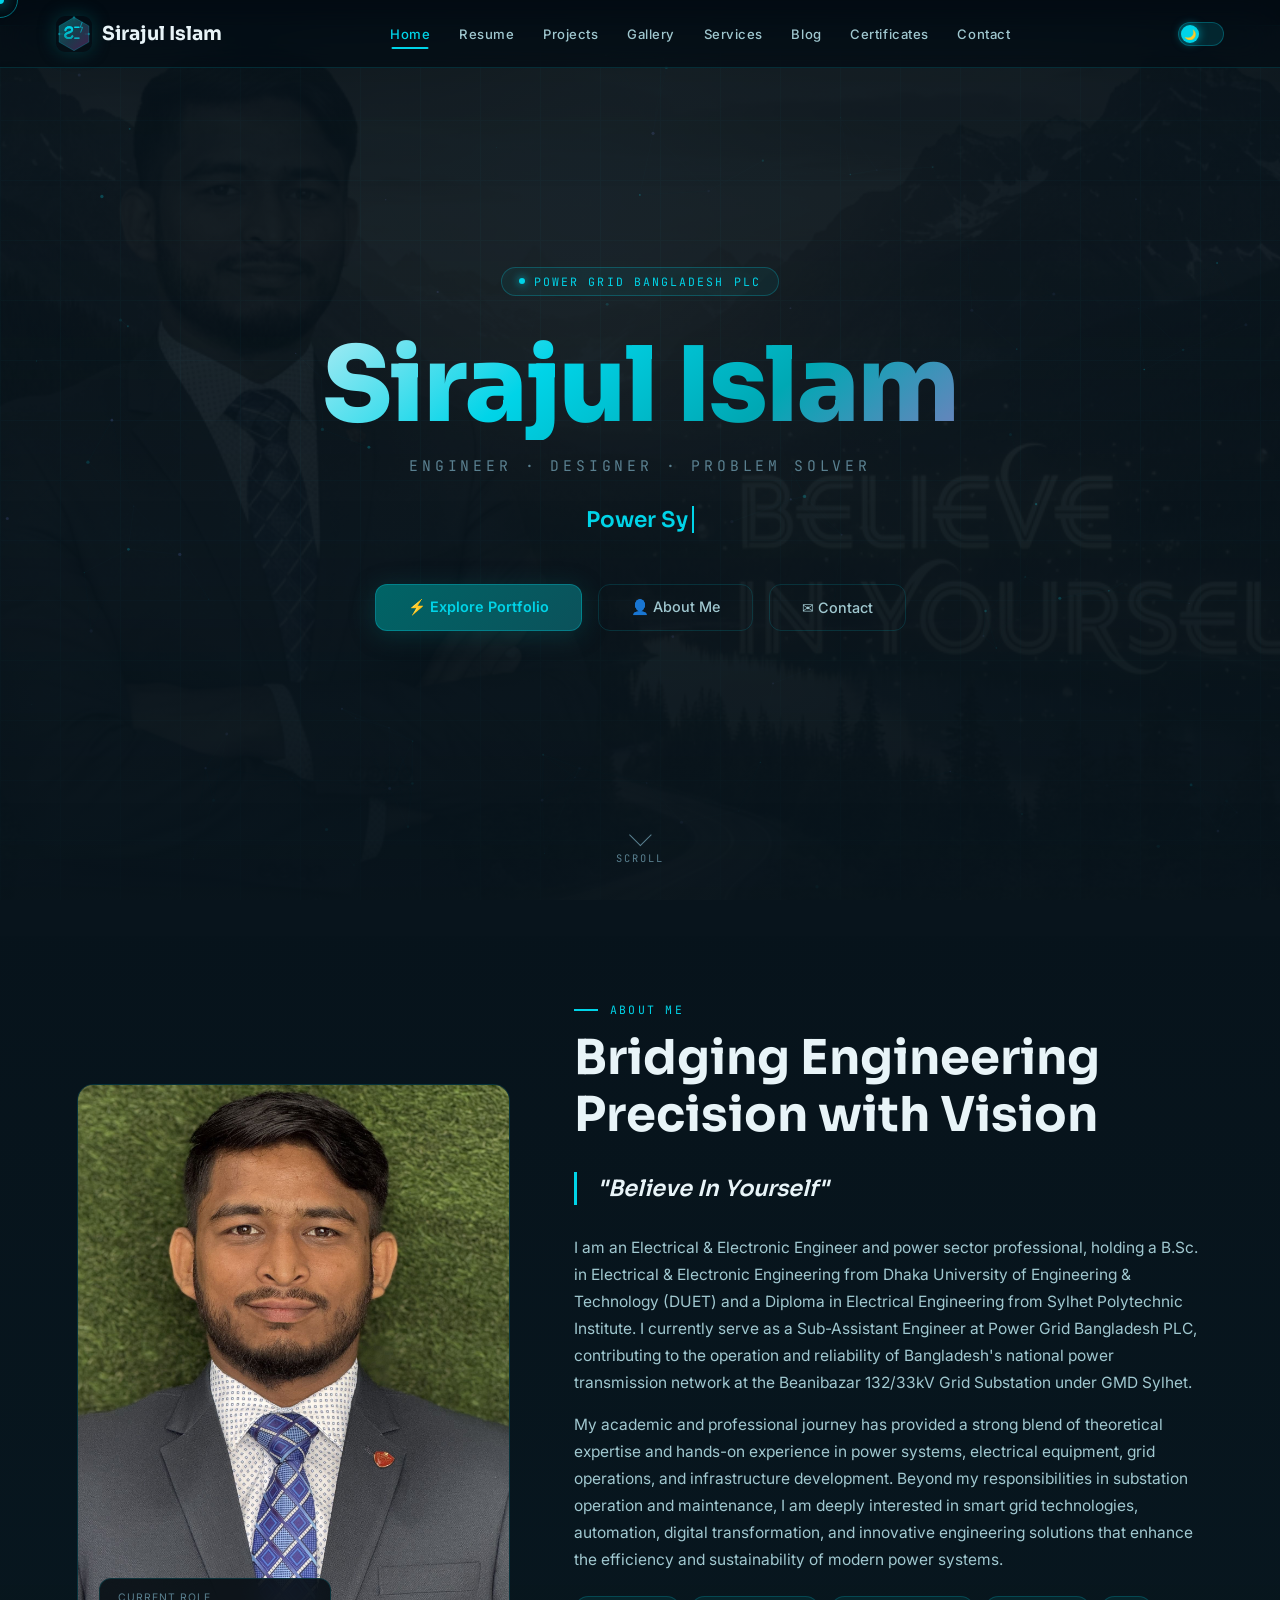
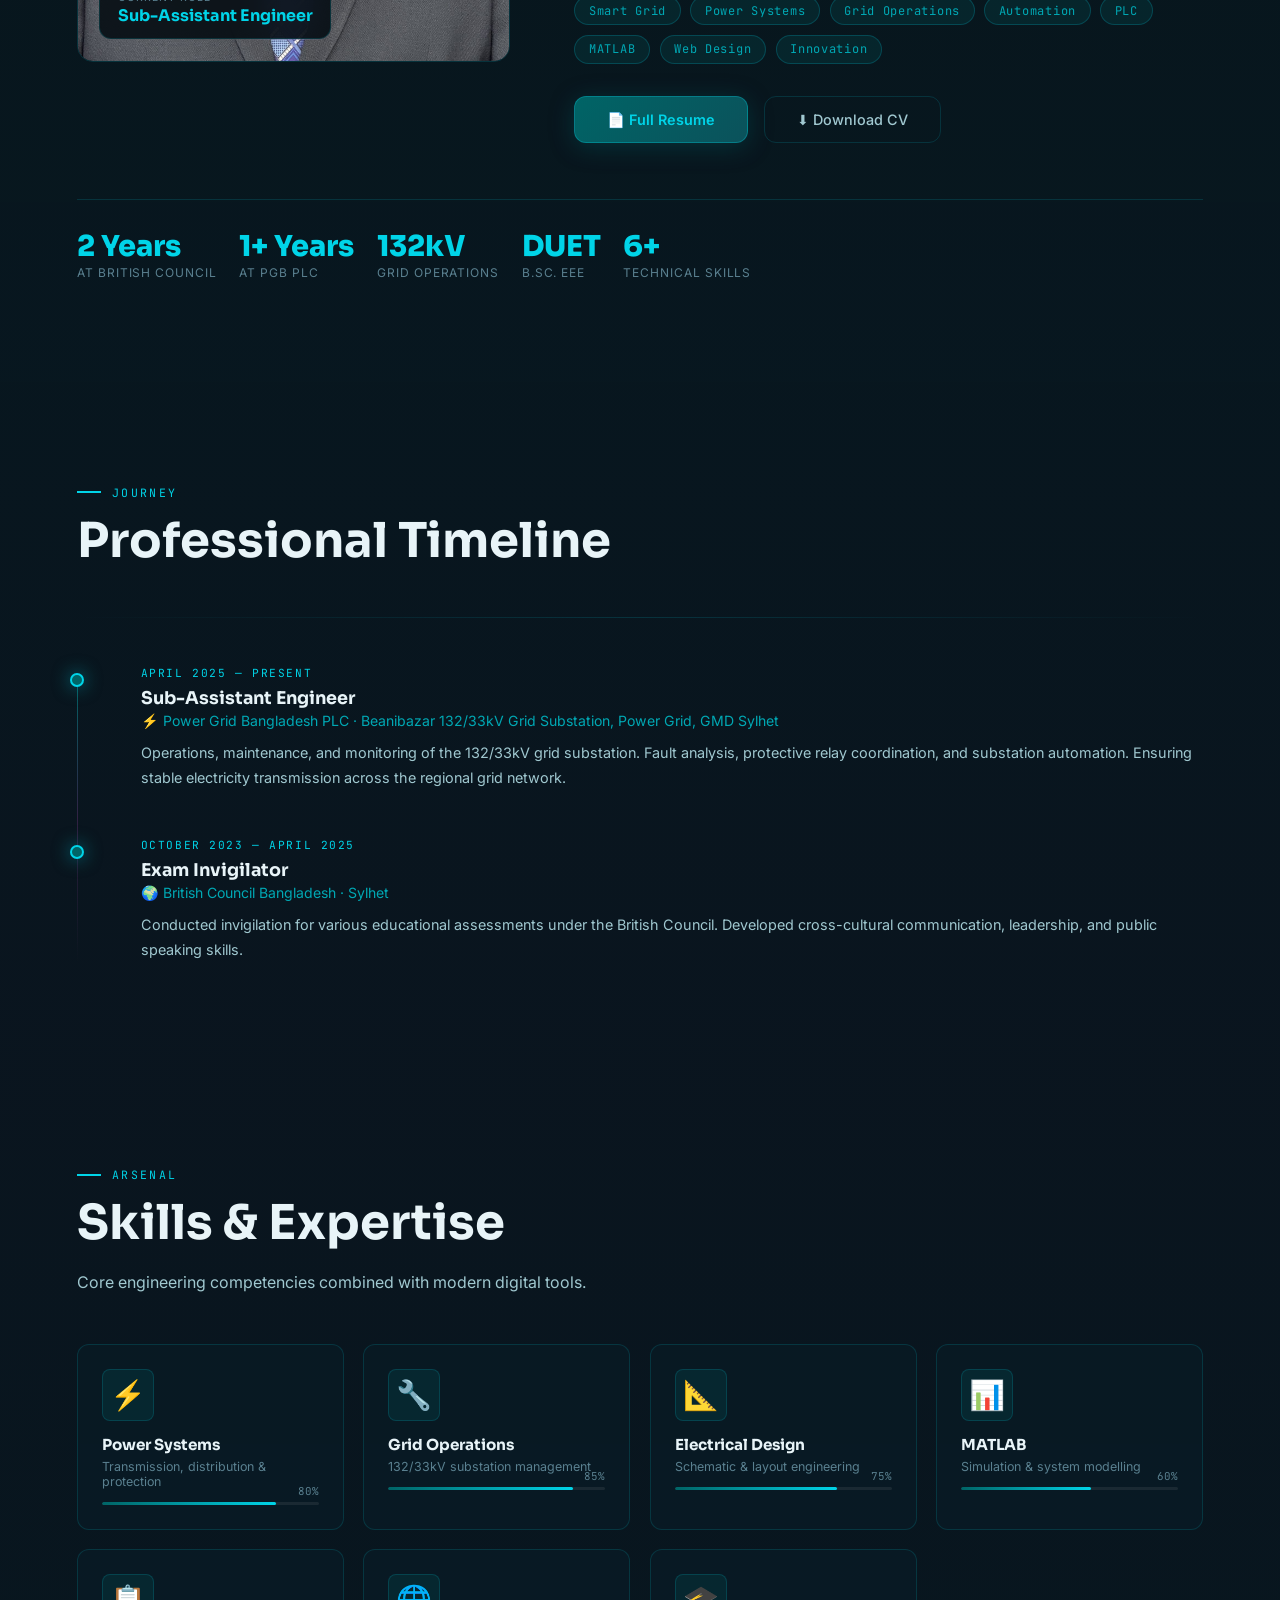
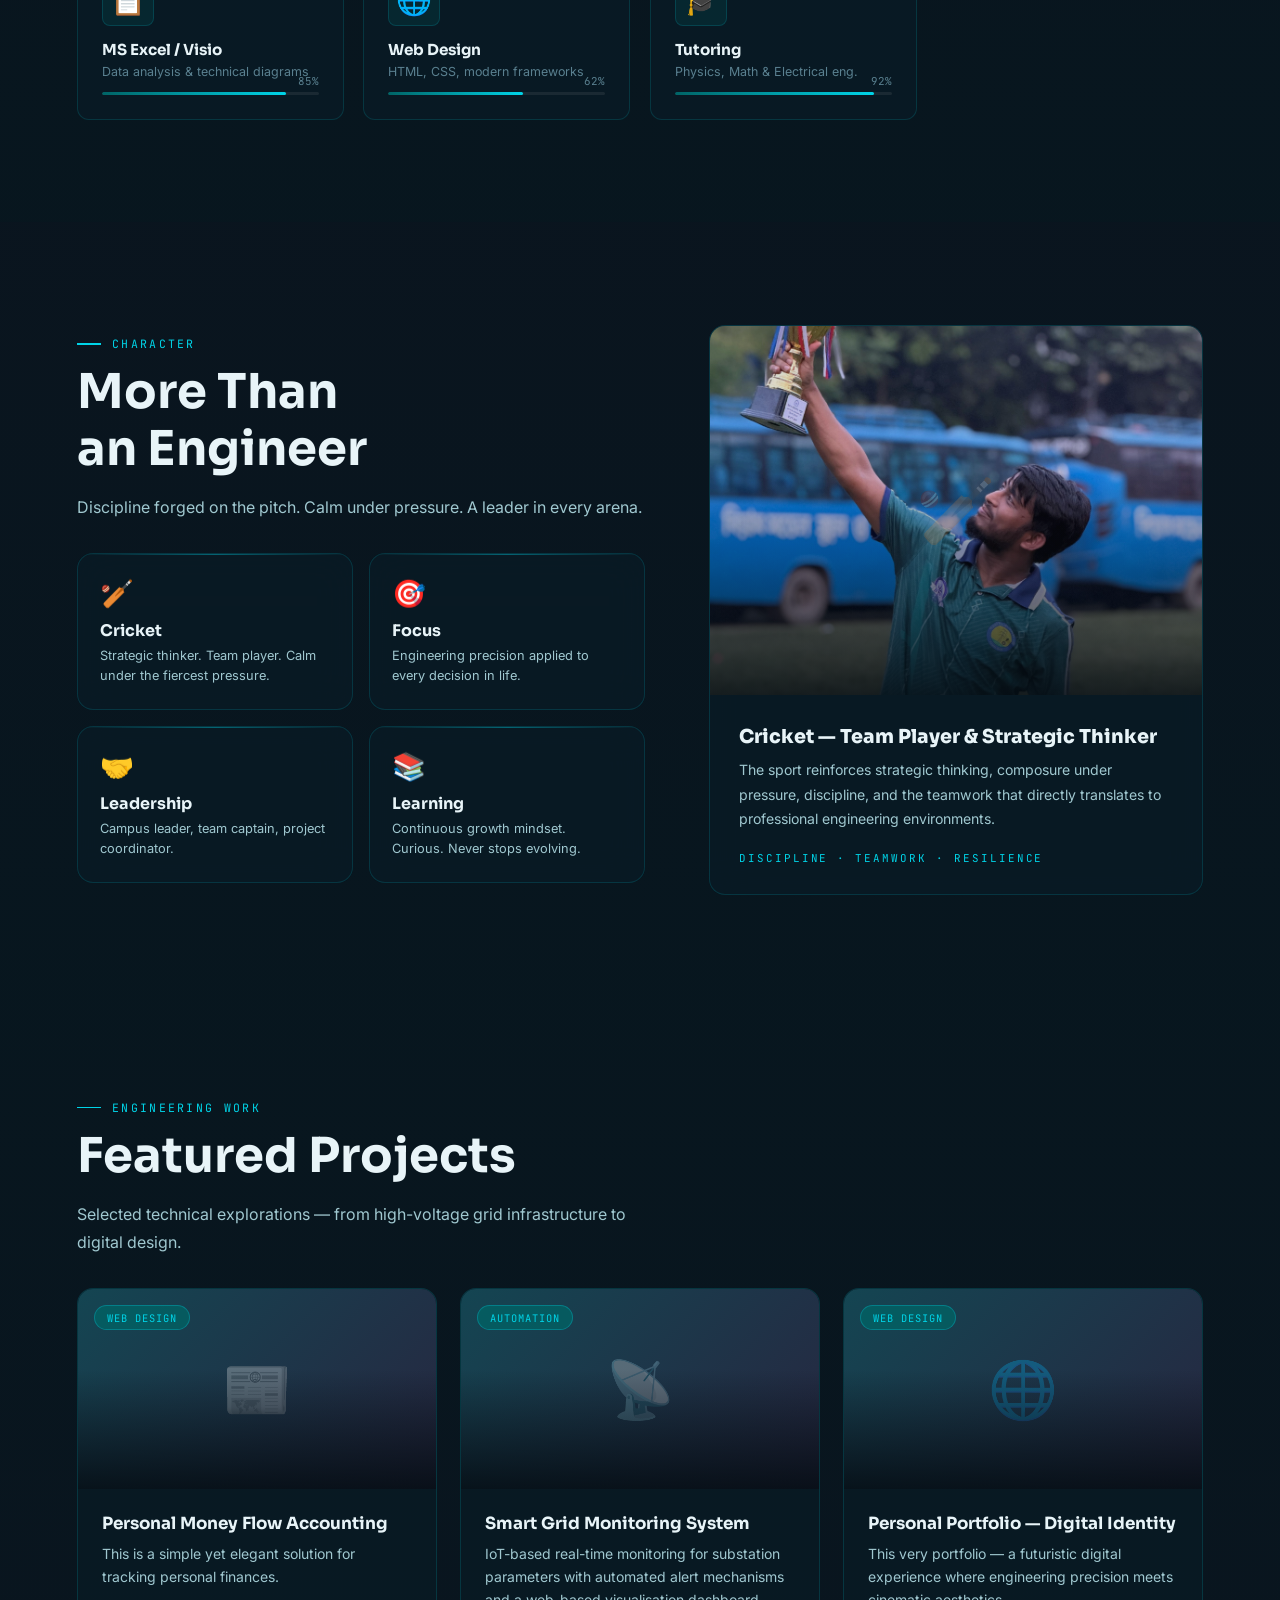
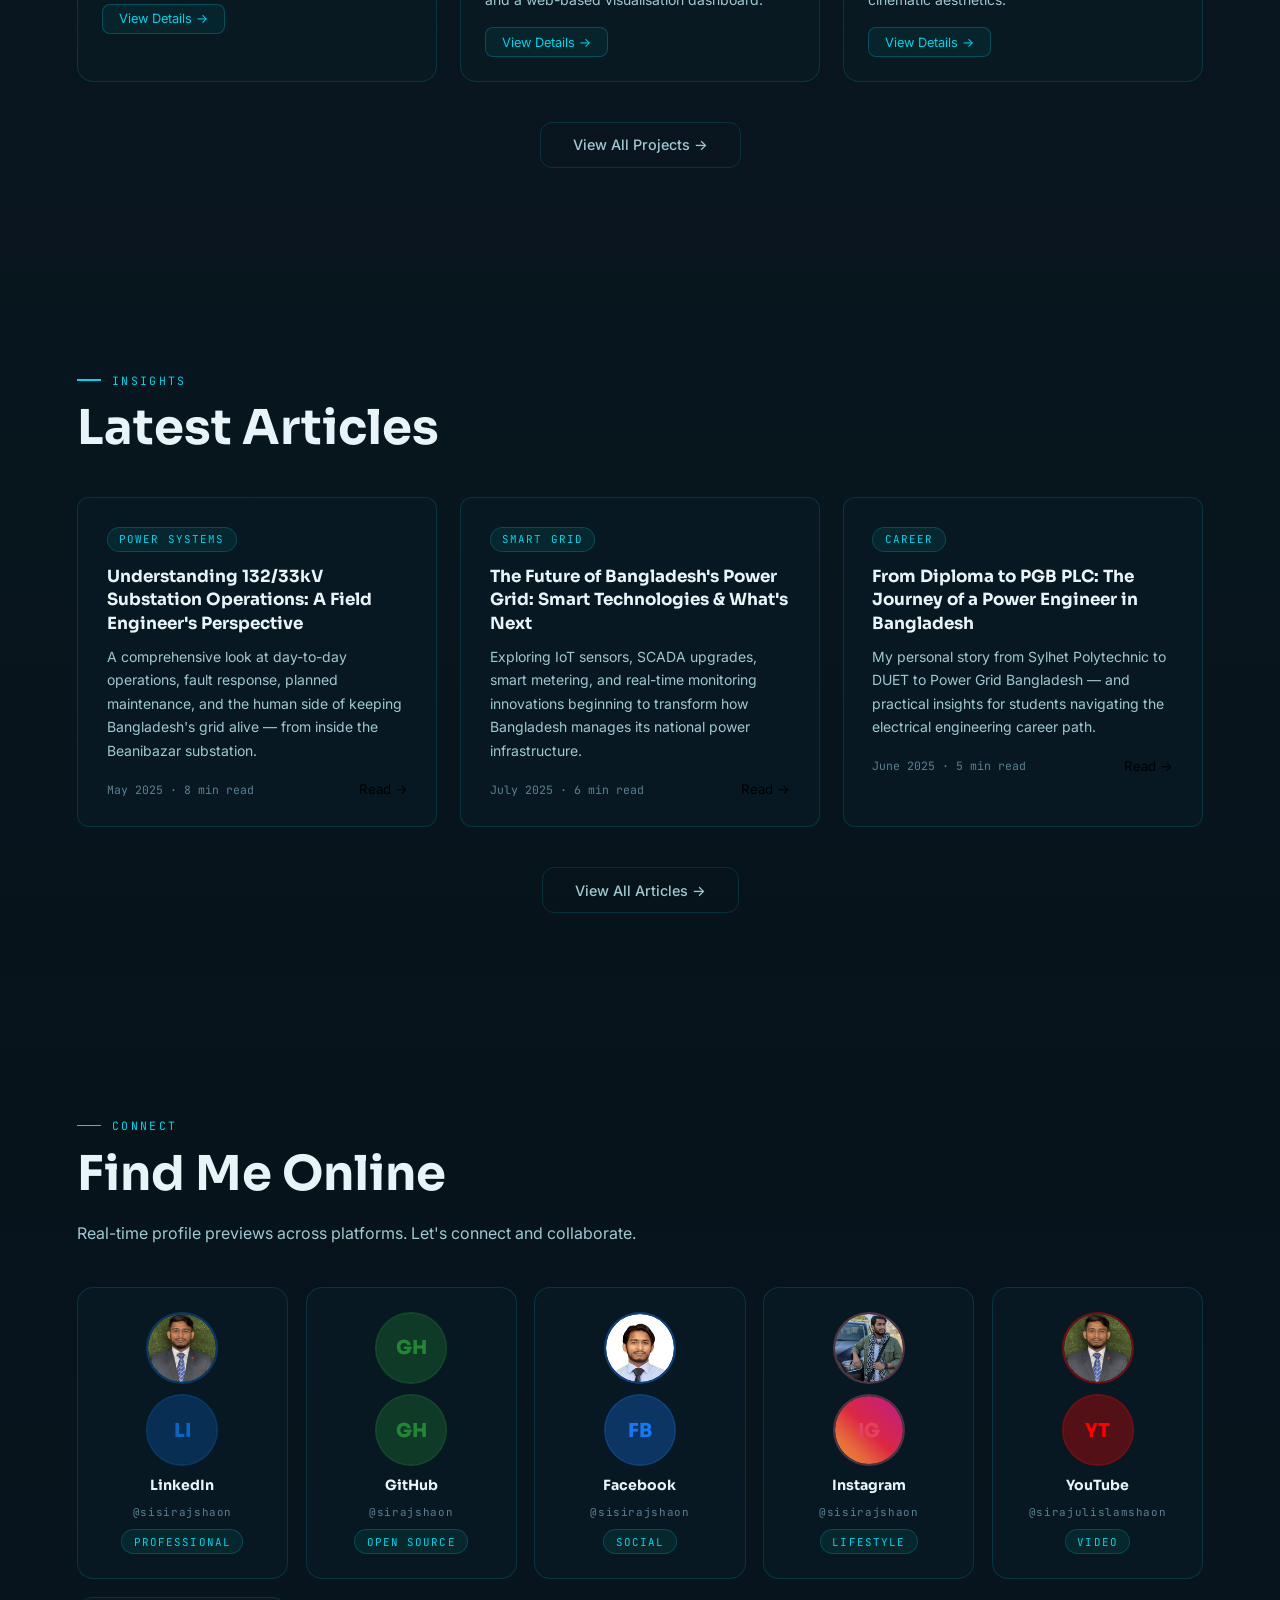
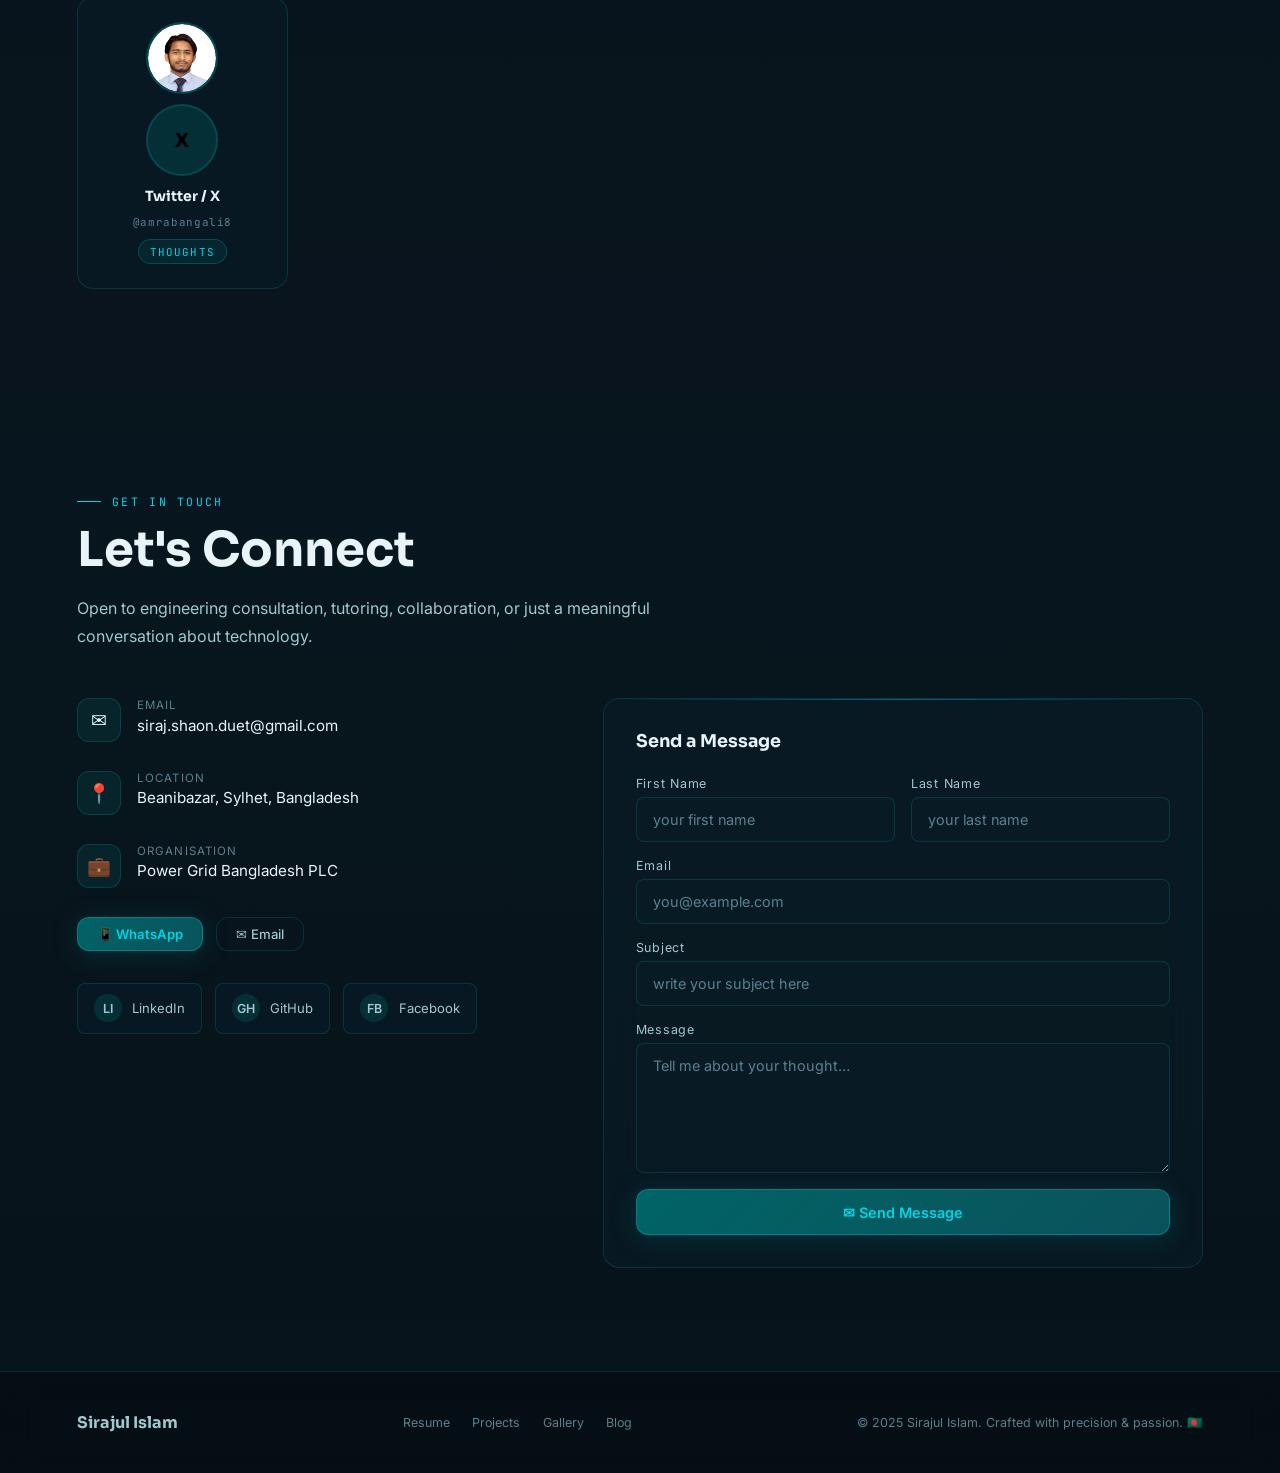
<file: index.html>
<!DOCTYPE html>
<html lang="en">
<head>
<meta charset="UTF-8">
<meta name="viewport" content="width=device-width, initial-scale=1.0">
<title>Sirajul Islam | Power Systems Engineer · Bangladesh</title>
<meta name="description" content="Sirajul Islam – Electrical & Electronic Engineer at Power Grid Bangladesh PLC.">
<link rel="icon" href="data:image/svg+xml,<svg xmlns='http://www.w3.org/2000/svg' viewBox='0 0 100 100'><text y='.9em' font-size='90'>⚡</text></svg>">
<link rel="stylesheet" href="css/variables.css">
<link rel="stylesheet" href="css/base.css">
<link rel="stylesheet" href="css/cursor.css">
<link rel="stylesheet" href="css/components.css">
<link rel="stylesheet" href="css/navbar.css">
<link rel="stylesheet" href="css/hero.css">
<link rel="stylesheet" href="css/sections.css">
<link rel="stylesheet" href="css/responsive.css">
<style>
#contact-modal{position:fixed;inset:0;z-index:8500;background:rgba(2,7,12,.88);backdrop-filter:blur(20px);display:flex;align-items:center;justify-content:center;padding:1.5rem;opacity:0;visibility:hidden;transition:opacity .35s,visibility .35s}
#contact-modal.open{opacity:1;visibility:visible}
.modal-box{background:rgba(8,18,28,.97);border:1px solid var(--glass-border);border-radius:var(--radius-xl);padding:2.5rem;max-width:480px;width:100%;position:relative}
.modal-box::before{content:'';position:absolute;top:0;left:0;right:0;height:1px;background:linear-gradient(90deg,transparent,rgba(0,212,232,.5),transparent)}
.modal-close{position:absolute;top:1.1rem;right:1.1rem;width:34px;height:34px;border-radius:50%;background:rgba(255,255,255,.06);border:1px solid rgba(255,255,255,.1);color:var(--text-muted);font-size:1.1rem;cursor:pointer;display:flex;align-items:center;justify-content:center;transition:all var(--transition-fast)}
.modal-close:hover{color:var(--text-primary);border-color:rgba(0,212,232,.3)}
</style>
</head>
<body>
<div id="cursor-dot"></div>
<div id="cursor-ring"></div>

<div id="loading-screen">
  <div class="loading-initials">SI</div>
  <p class="loading-tagline" data-personal="name">Sirajul Islam</p>
  <div class="loading-bar-wrap"><div class="loading-bar-fill"></div></div>
  <p class="loading-status">Initializing Portfolio…</p>
</div>

<canvas id="bg-canvas"></canvas>

<!-- NAVBAR -->
<nav id="navbar">
  <a href="index.html" class="nav-logo">
    <div class="nav-logo-mark">SI</div>
    <span data-personal="name">Sirajul Islam</span>
  </a>
  <ul class="nav-links">
    <li><a href="#hero" class="active">Home</a></li>
    <li><a href="pages/resume.html">Resume</a></li>
    <li><a href="pages/projects.html">Projects</a></li>
    <li><a href="pages/gallery.html">Gallery</a></li>
    <li><a href="pages/services.html">Services</a></li>
    <li><a href="pages/blog.html">Blog</a></li>
    <li><a href="pages/certifications.html">Certificates</a></li>
    <li><a href="#contact-sec">Contact</a></li>
  </ul>
  <div class="nav-right">
    <button class="theme-toggle" id="theme-toggle" aria-label="Toggle theme"><div class="theme-toggle-thumb"></div></button>
    <button class="nav-hamburger" id="hamburger" aria-label="Menu"><span></span><span></span><span></span></button>
  </div>
</nav>
<nav class="nav-mobile" id="nav-mobile">
  <a href="#hero">Home</a><a href="pages/resume.html">Resume</a>
  <a href="pages/projects.html">Projects</a><a href="pages/gallery.html">Gallery</a>
  <a href="pages/services.html">Services</a><a href="pages/blog.html">Blog</a>
  <a href="pages/certifications.html">Certificates</a><a href="#contact-sec">Contact</a>
</nav>

<!-- HERO -->
<section id="hero">
  <div class="circuit-bg"></div>
  <div class="hero-bg-image">
    <img src="assets/images/hero/cover.png" alt="" aria-hidden="true" onerror="this.parentElement.style.display='none'">
  </div>
  <div class="hero-inner">
    <div class="hero-badge"><div class="blink-dot"></div><span data-personal="org">Power Grid Bangladesh PLC</span></div>
    <h1 class="hero-name" data-personal="name">Sirajul Islam</h1>
    <p class="hero-tagline" data-personal="tagline">Engineer · Designer · Problem Solver</p>
    <div class="hero-rotating-wrap"><span class="hero-rotating" id="hero-rotating">&nbsp;</span></div>
    <div class="hero-btns">
      <a href="pages/projects.html" class="btn-primary">⚡ Explore Portfolio</a>
      <a href="pages/resume.html" class="btn-outline">👤 About Me</a>
      <button onclick="openContactModal()" class="btn-outline">✉ Contact</button>
    </div>
  </div>
  <a href="#about" class="hero-scroll"><div class="scroll-arrow"></div>scroll</a>
</section>

<!-- ABOUT -->
<section id="about">
  <div class="max-w">
    <div id="about-container"></div>
  </div>
</section>

<!-- EXPERIENCE -->
<section id="experience" style="background:linear-gradient(180deg,rgba(11,82,91,.05),rgba(39,38,64,.07))">
  <div class="max-w">
    <div class="section-label reveal">Journey</div>
    <h2 class="section-title reveal">Professional Timeline</h2>
    <div class="divider"></div>
    <div id="experience-timeline" class="reveal"></div>
  </div>
</section>

<!-- SKILLS -->
<section id="skills" style="background:linear-gradient(180deg,rgba(39,38,64,.07),rgba(11,82,91,.05))">
  <div class="max-w">
    <div class="section-label reveal">Arsenal</div>
    <h2 class="section-title reveal">Skills & Expertise</h2>
    <p class="section-subtitle reveal">Core engineering competencies combined with modern digital tools.</p>
    <div id="skills-grid" class="skills-grid"></div>
  </div>
</section>

<!-- PERSONALITY -->
<section id="personality" style="background:linear-gradient(180deg,rgba(39,38,64,.07),rgba(11,82,91,.05))">
  <div class="max-w">
    <div id="personality-container" style="display:grid;grid-template-columns:1.15fr 1fr;gap:4rem;align-items:center"></div>
  </div>
</section>

<!-- PROJECTS TEASER -->
<section id="projects-teaser" style="background:linear-gradient(180deg,rgba(11,82,91,.05),rgba(39,38,64,.07))">
  <div class="max-w">
    <div class="section-label reveal">Engineering Work</div>
    <h2 class="section-title reveal">Featured Projects</h2>
    <p class="section-subtitle reveal">Selected technical explorations — from high-voltage grid infrastructure to digital design.</p>
    <div id="projects-teaser-grid"></div>
    <div style="text-align:center;margin-top:2.5rem" class="reveal">
      <a href="pages/projects.html" class="btn-outline">View All Projects →</a>
    </div>
  </div>
</section>

<!-- BLOG TEASER -->
<section id="blog-teaser" style="background:linear-gradient(180deg,rgba(11,82,91,.04),transparent)">
  <div class="max-w">
    <div class="section-label reveal">Insights</div>
    <h2 class="section-title reveal">Latest Articles</h2>
    <div id="blog-teaser-section"></div>
    <div style="text-align:center;margin-top:2.5rem" class="reveal">
      <a href="pages/blog.html" class="btn-outline">View All Articles →</a>
    </div>
  </div>
</section>

<!-- SOCIAL -->
<section id="github-sec" style="background:linear-gradient(180deg,transparent,rgba(39,38,64,.06))">
  <div class="max-w">
    <div class="section-label reveal">Connect</div>
    <h2 class="section-title reveal">Find Me Online</h2>
    <p class="section-subtitle reveal">Real-time profile previews across platforms. Let's connect and collaborate.</p>
    <div id="social-grid" class="social-profile-grid reveal"></div>
  </div>
</section>

<!-- CONTACT -->
<section id="contact-sec">
  <div class="max-w">
    <div class="section-label reveal">Get In Touch</div>
    <h2 class="section-title reveal">Let's Connect</h2>
    <p class="section-subtitle reveal">Open to engineering consultation, tutoring, collaboration, or just a meaningful conversation about technology.</p>
    <div class="contact-grid">
      <div id="contact-info" class="reveal"></div>
      <div id="contact-form-wrap" class="reveal reveal-d1"></div>
    </div>
  </div>
</section>

<footer>
  <div class="footer-logo" data-personal="name">Sirajul Islam</div>
  <div class="footer-links">
    <a href="pages/resume.html">Resume</a>
    <a href="pages/projects.html">Projects</a>
    <a href="pages/gallery.html">Gallery</a>
    <a href="pages/blog.html">Blog</a>
  </div>
  <div class="footer-copy">© 2025 Sirajul Islam. Crafted with precision & passion. 🇧🇩</div>
</footer>

<!-- Contact Modal (populated from SiteData) -->
<div id="contact-modal">
  <div class="modal-box">
    <button class="modal-close" onclick="closeContactModal()">✕</button>
    <h3 style="font-family:var(--font-display);font-size:1.2rem;font-weight:700;color:var(--text-primary);margin-bottom:.4rem">Say Hello 👋</h3>
    <p style="font-size:.85rem;color:var(--text-secondary);margin-bottom:1.5rem">Reach out for collaborations, consultation, or just to connect.</p>
    <div style="display:flex;flex-direction:column;gap:.75rem" id="modal-links"></div>
  </div>
</div>

<script src="js/data.js"></script>
<script src="js/render.js"></script>
<script src="js/cursor.js"></script>
<script src="js/canvas.js"></script>
<script src="js/main.js"></script>
<script src="js/contact.js"></script>
<script src="js/sound.js"></script>
<script src="js/logo.js"></script>
<script>
/* Populate contact modal from SiteData */
document.addEventListener('DOMContentLoaded', () => {
  const d = SiteData.personal;
  document.getElementById('modal-links').innerHTML = `
    <a href="mailto:${d.email}" class="btn-primary" style="justify-content:center">✉ ${d.email}</a>
    <a href="https://wa.me/${d.whatsapp}" target="_blank" class="btn-outline" style="justify-content:center">📱 WhatsApp Chat</a>
    <a href="#contact-sec" onclick="closeContactModal()" class="btn-outline" style="justify-content:center">📝 Full Contact Form</a>`;
});
</script>
</body>
</html>
</file>
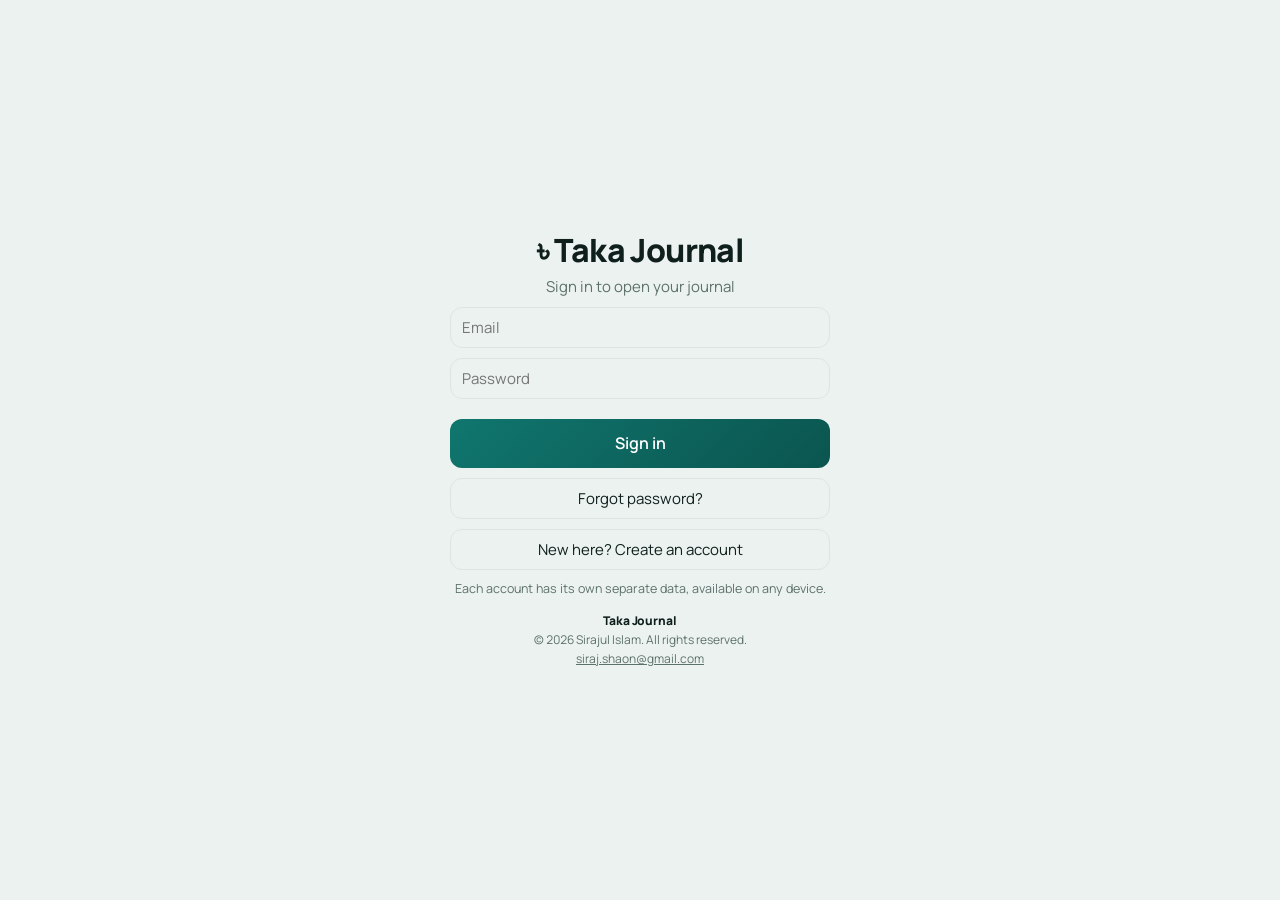
<file: apps/taka-journal/index.html>
<!DOCTYPE html>
<!-- Taka Journal — © 2026 Sirajul Islam <siraj.shaon@gmail.com>. All rights reserved. --><html lang="en"><head><meta charset="utf-8"><meta name="viewport" content="width=device-width, initial-scale=1, viewport-fit=cover"><title>Taka Journal</title>
<meta name="author" content="Sirajul Islam"><meta name="copyright" content="© 2026 Sirajul Islam (siraj.shaon@gmail.com). All rights reserved."><meta name="theme-color" content="#0f766e"><link rel="manifest" href="manifest.json"><link rel="icon" href="icon-192.png"><link rel="apple-touch-icon" href="icon-192.png">
<link rel="preload" href="lib/fonts/manrope-latin-wght-normal.woff2" as="font" type="font/woff2" crossorigin><link rel="stylesheet" href="style.css?v=21"></head><body><div id="app"><noscript>Please enable JavaScript.</noscript></div><div id="gate"></div><aside id="side"></aside><div id="nav"></div><div id="toast"></div><div id="ov"></div>
<script src="firebase-config.js?v=21"></script><script src="app.js?v=21"></script><script src="lib/html2canvas.min.js"></script><script src="lib/jspdf.umd.min.js"></script></body></html>
</file>
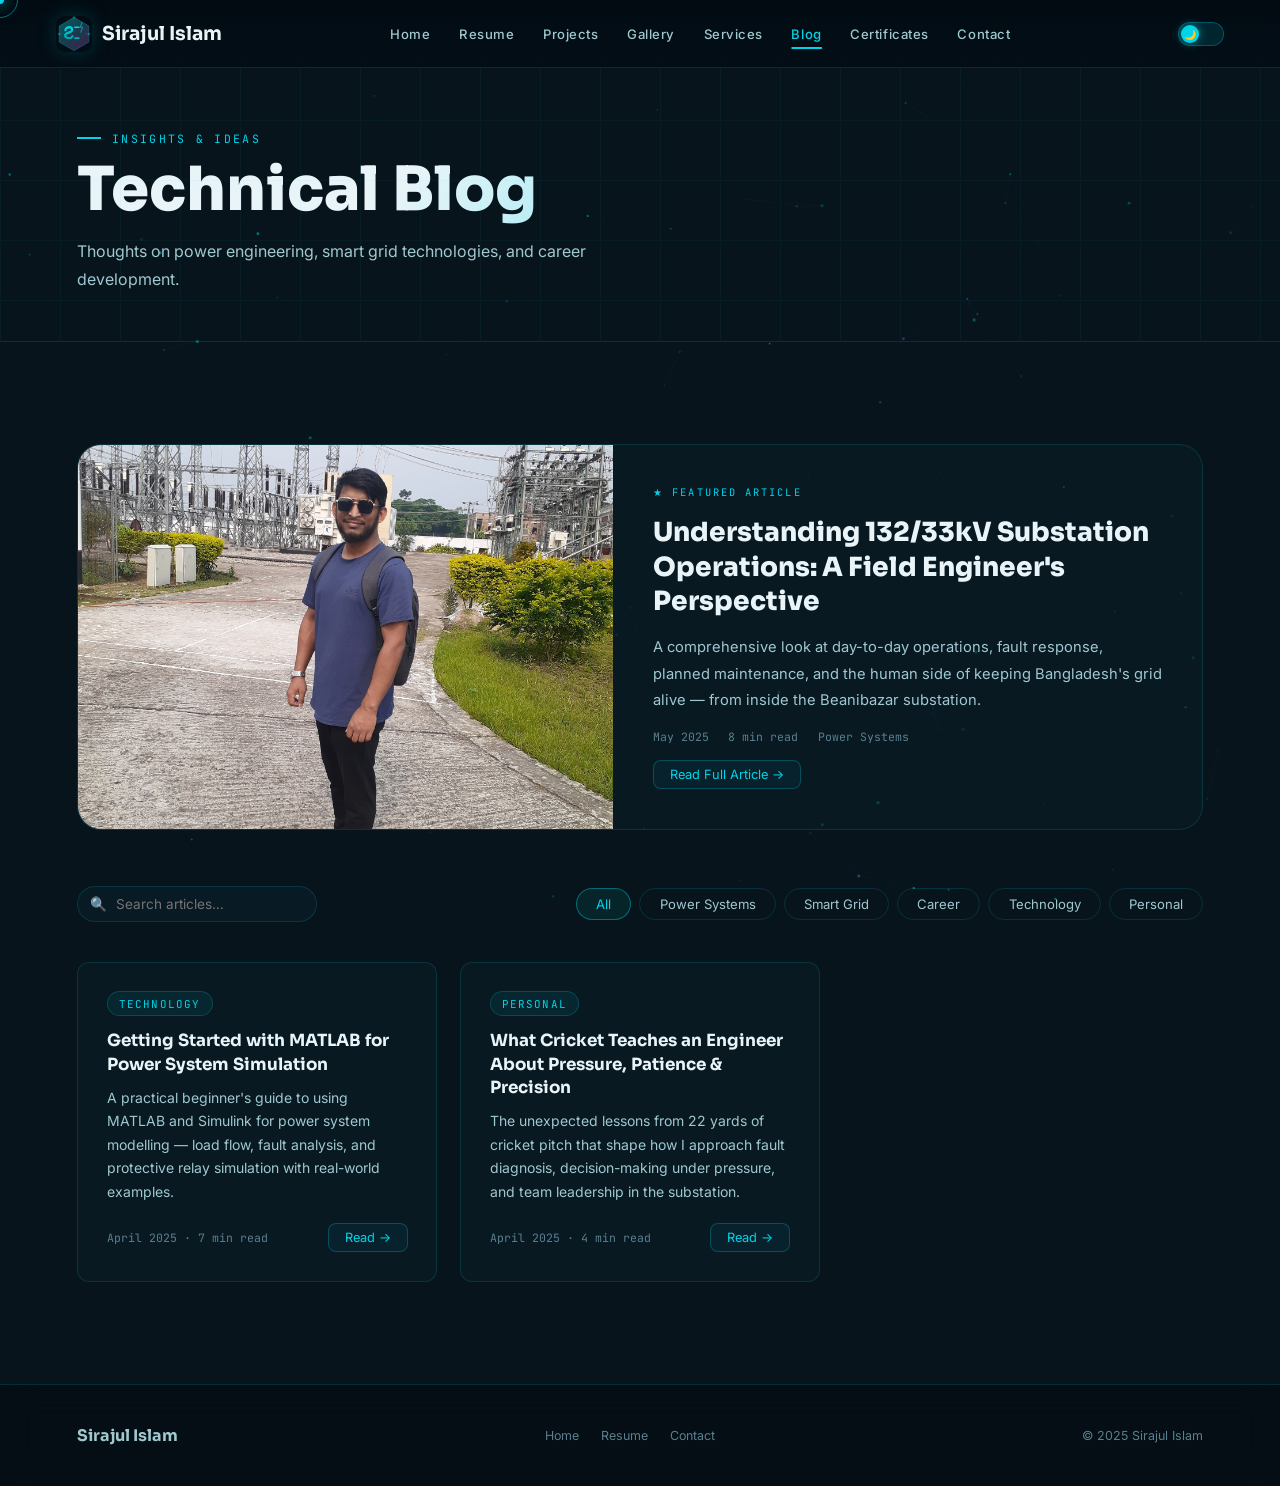
<file: pages/blog.html>
<!DOCTYPE html>
<html lang="en">
<head>
<meta charset="UTF-8"><meta name="viewport" content="width=device-width, initial-scale=1.0">
<title>Blog — Sirajul Islam</title>
<link rel="icon" href="data:image/svg+xml,<svg xmlns='http://www.w3.org/2000/svg' viewBox='0 0 100 100'><text y='.9em' font-size='90'>✍</text></svg>">
<link rel="stylesheet" href="../css/variables.css"><link rel="stylesheet" href="../css/base.css">
<link rel="stylesheet" href="../css/cursor.css"><link rel="stylesheet" href="../css/components.css">
<link rel="stylesheet" href="../css/navbar.css"><link rel="stylesheet" href="../css/sections.css">
<link rel="stylesheet" href="../css/responsive.css">
<style>
.blog-featured{background:var(--bg-card);border:1px solid var(--glass-border);border-radius:var(--radius-xl);overflow:hidden;display:grid;grid-template-columns:1fr 1.1fr;margin-bottom:3.5rem;transition:border-color var(--transition-med)}
.blog-featured:hover{border-color:var(--glass-border-hover)}
.blog-featured-thumb{background:linear-gradient(135deg,var(--dark-teal-3),var(--space-indigo));min-height:300px;display:flex;align-items:center;justify-content:center;font-size:4rem;position:relative;overflow:hidden}
.blog-featured-thumb img{width:100%;height:100%;object-fit:cover;position:absolute;inset:0}
.blog-featured-body{padding:2.5rem;display:flex;flex-direction:column;justify-content:center;gap:1rem}
.blog-featured-label{font-family:var(--font-mono);font-size:.65rem;letter-spacing:.2em;text-transform:uppercase;color:var(--accent-cyan);display:flex;align-items:center;gap:.5rem}
.blog-featured-label::before{content:'★'}
.blog-featured-title{font-family:var(--font-display);font-size:clamp(1.2rem,2.5vw,1.65rem);font-weight:800;color:var(--text-primary);line-height:1.3}
.blog-featured-excerpt{font-size:.92rem;color:var(--text-secondary);line-height:1.78}
.blog-featured-meta{font-size:.72rem;color:var(--text-muted);font-family:var(--font-mono);display:flex;gap:1.2rem}
.blog-controls{display:flex;align-items:center;justify-content:space-between;flex-wrap:wrap;gap:1rem;margin-bottom:2rem}
.blog-search-wrap{position:relative}
.blog-search{background:var(--bg-input);border:1px solid var(--glass-border);border-radius:var(--radius-pill);padding:.55rem 1rem .55rem 2.4rem;color:var(--text-primary);font-family:var(--font-body);font-size:.85rem;outline:none;width:240px;transition:border-color var(--transition-fast)}
.blog-search:focus{border-color:rgba(0,212,232,.45)}
.blog-search-icon{position:absolute;left:.85rem;top:50%;transform:translateY(-50%);color:var(--text-muted);font-size:.85rem;pointer-events:none}
.blog-read-more{display:inline-flex;align-items:center;gap:.4rem;font-size:.8rem;color:var(--accent-cyan);padding:.38rem 1rem;border:1px solid rgba(0,212,232,.25);border-radius:var(--radius-sm);transition:all var(--transition-fast);background:rgba(0,212,232,.05);cursor:pointer;font-family:var(--font-body)}
.blog-read-more:hover{background:rgba(0,212,232,.14)}
@media(max-width:720px){.blog-featured{grid-template-columns:1fr}.blog-featured-thumb{min-height:200px}}
</style>
</head>
<body>
<div id="cursor-dot"></div><div id="cursor-ring"></div>
<canvas id="bg-canvas"></canvas>
<nav id="navbar">
  <a href="../index.html" class="nav-logo"><div class="nav-logo-mark">SI</div><span data-personal="name">Sirajul Islam</span></a>
  <ul class="nav-links">
    <li><a href="../index.html">Home</a></li><li><a href="resume.html">Resume</a></li>
    <li><a href="projects.html">Projects</a></li><li><a href="gallery.html">Gallery</a></li>
    <li><a href="services.html">Services</a></li><li><a href="blog.html" class="active">Blog</a></li>
    <li><a href="certifications.html">Certificates</a></li><li><a href="../index.html#contact-sec">Contact</a></li>
  </ul>
  <div class="nav-right">
    <button class="theme-toggle" id="theme-toggle" aria-label="Toggle theme"><div class="theme-toggle-thumb"></div></button>
    <button class="nav-hamburger" id="hamburger" aria-label="Menu"><span></span><span></span><span></span></button>
  </div>
</nav>
<nav class="nav-mobile" id="nav-mobile">
  <a href="../index.html">Home</a><a href="resume.html">Resume</a><a href="projects.html">Projects</a>
  <a href="gallery.html">Gallery</a><a href="services.html">Services</a><a href="blog.html">Blog</a>
  <a href="certifications.html">Certificates</a><a href="../index.html#contact-sec">Contact</a>
</nav>
<div class="page-hero">
  <div class="circuit-bg"></div>
  <div class="page-hero-inner">
    <div class="section-label">Insights & Ideas</div>
    <h1>Technical Blog</h1>
    <p>Thoughts on power engineering, smart grid technologies, and career development.
      <!--  Add posts in <code style="font-size:.8em;background:rgba(0,212,232,.1);padding:.1em .4em;border-radius:4px">js/data.js → blog</code> -->
    </p>
  </div>
</div>
<section>
  <div class="max-w">
    <!-- All blog content (featured + grid + search + filter) rendered by render.js -->
    <div id="blog-full-section"></div>
  </div>
</section>
<footer>
  <div class="footer-logo" data-personal="name">Sirajul Islam</div>
  <div class="footer-links"><a href="../index.html">Home</a><a href="resume.html">Resume</a><a href="../index.html#contact-sec">Contact</a></div>
  <div class="footer-copy">© 2025 Sirajul Islam</div>
</footer>
<script src="../js/data.js"></script><script src="../js/render.js"></script>
<script src="../js/cursor.js"></script><script src="../js/canvas.js"></script>
<script src="../js/main.js"></script><script src="../js/logo.js"></script>
</body>
</html>
</file>
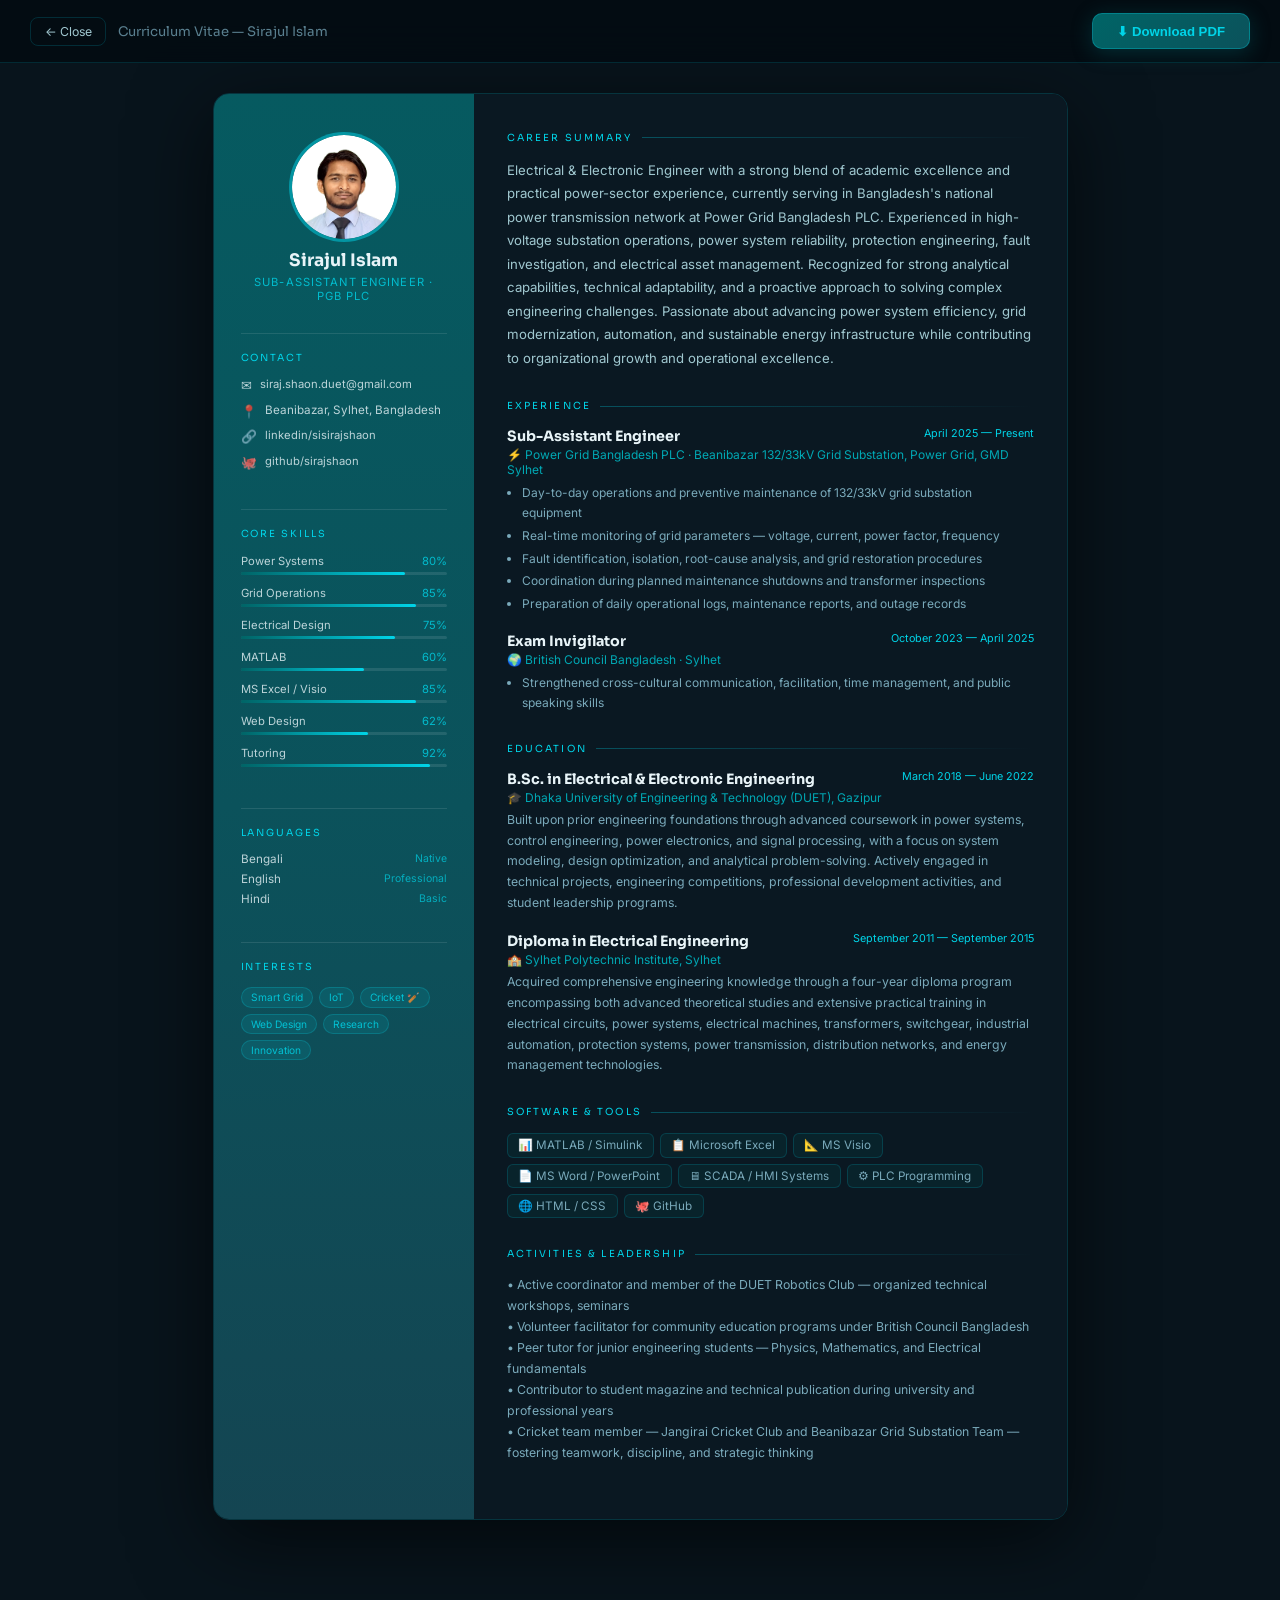
<file: pages/cv.html>
<!DOCTYPE html>
<html lang="en">
<head>
<meta charset="UTF-8"><meta name="viewport" content="width=device-width, initial-scale=1.0">
<title id="cv-page-title">CV — Sirajul Islam</title>
<link rel="icon" href="data:image/svg+xml,<svg xmlns='http://www.w3.org/2000/svg' viewBox='0 0 100 100'><text y='.9em' font-size='90'>📄</text></svg>">
<link rel="preconnect" href="https://fonts.googleapis.com">
<link href="https://fonts.googleapis.com/css2?family=Sora:wght@400;600;700;800&family=Inter:wght@300;400;500;600&display=swap" rel="stylesheet">
<style>
*,*::before,*::after{box-sizing:border-box;margin:0;padding:0}
html{font-size:15px;-webkit-font-smoothing:antialiased}
body{font-family:'Inter',sans-serif;background:#08141c;color:#e8f4f8;min-height:100vh}
#cursor-dot,#cursor-ring{display:none}

.cv-print-actions{position:sticky;top:0;z-index:100;background:rgba(4,12,18,.95);backdrop-filter:blur(16px);border-bottom:1px solid rgba(0,180,200,.18);padding:.85rem 2rem;display:flex;align-items:center;justify-content:space-between;gap:1rem;flex-wrap:wrap}
.cv-back{display:inline-flex;align-items:center;gap:.4rem;font-size:.82rem;color:#a0c8d0;text-decoration:none;padding:.4rem .9rem;border:1px solid rgba(0,180,200,.2);border-radius:8px;transition:all .2s}
.cv-back:hover{color:#00d4e8;border-color:rgba(0,212,232,.4)}
.cv-title-bar{font-family:'Sora',sans-serif;font-size:.88rem;color:#5a8090}
.cv-download-btn{display:inline-flex;align-items:center;gap:.5rem;padding:.65rem 1.6rem;border-radius:10px;background:linear-gradient(135deg,#006466,#0b525b);border:1px solid rgba(0,212,232,.3);color:#00d4e8;font-size:.88rem;font-weight:600;cursor:pointer;transition:all .2s;box-shadow:0 4px 20px rgba(0,100,102,.4)}
.cv-download-btn:hover{transform:translateY(-2px);box-shadow:0 8px 32px rgba(0,100,102,.55)}

.cv-page{max-width:900px;margin:2rem auto;padding:0 1.5rem 4rem}
.cv-sheet{display:grid;grid-template-columns:260px 1fr;border-radius:16px;overflow:hidden;box-shadow:0 20px 80px rgba(0,0,0,.6);border:1px solid rgba(0,180,200,.2)}

.cv-sidebar{background:linear-gradient(180deg,#065a60 0%,#0b525b 50%,#144552 100%);padding:2.5rem 1.8rem;display:flex;flex-direction:column;gap:2rem}
.cv-avatar{width:110px;height:110px;border-radius:50%;background:rgba(0,212,232,.15);border:3px solid rgba(0,212,232,.4);margin:0 auto; margin-bottom:1rem;display:flex;align-items:center;justify-content:center;font-size:3rem;overflow:hidden}
.cv-avatar img{width:100%;height:100%;object-fit:cover;border-radius:50%}
.cv-sidebar-name{text-align:center;font-family:'Sora',sans-serif;font-size:1.15rem;font-weight:700;color:#e8f4f8;margin-top:-.5rem}
.cv-sidebar-role{text-align:center;font-size:.75rem;color:rgba(0,212,232,.8);letter-spacing:.1em;text-transform:uppercase;margin-top:.25rem}
.cv-sidebar-section{border-top:1px solid rgba(255,255,255,.1);padding-top:1.2rem}
.cv-sidebar-h{font-family:'Sora',sans-serif;font-size:.65rem;letter-spacing:.2em;text-transform:uppercase;color:#00d4e8;margin-bottom:.9rem}
.cv-contact-item{display:flex;align-items:flex-start;gap:.55rem;margin-bottom:.65rem;font-size:.78rem;color:rgba(232,244,248,.8)}
.cv-contact-icon{font-size:.85rem;flex-shrink:0;margin-top:.05rem}
.cv-contact-link{color:rgba(232,244,248,.8);text-decoration:none;font-size:.75rem;word-break:break-all}
.cv-contact-link:hover{color:#00d4e8}
.cv-skill-item{margin-bottom:.7rem}
.cv-skill-label{font-size:.75rem;color:rgba(232,244,248,.8);margin-bottom:.3rem;display:flex;justify-content:space-between}
.cv-skill-pct{color:rgba(0,212,232,.8)}
.cv-skill-bar{height:3px;background:rgba(255,255,255,.1);border-radius:99px}
.cv-skill-fill{height:100%;background:linear-gradient(90deg,#006466,#00d4e8);border-radius:99px}
.cv-lang-item{font-size:.78rem;color:rgba(232,244,248,.8);margin-bottom:.4rem;display:flex;justify-content:space-between}
.cv-lang-level{font-size:.7rem;color:rgba(0,212,232,.7)}
.cv-interest-chips{display:flex;flex-wrap:wrap;gap:.4rem}
.cv-chip{font-size:.68rem;padding:.2rem .6rem;background:rgba(0,212,232,.1);border:1px solid rgba(0,212,232,.22);border-radius:99px;color:rgba(0,212,232,.85)}
.cv-main{background:#0a1822;padding:2.5rem 2.2rem}
.cv-section{margin-bottom:2rem}
.cv-section:last-child{margin-bottom:0}
.cv-h2{font-family:'Sora',sans-serif;font-size:.65rem;letter-spacing:.22em;text-transform:uppercase;color:#00d4e8;margin-bottom:1rem;display:flex;align-items:center;gap:.6rem}
.cv-h2::after{content:'';flex:1;height:1px;background:linear-gradient(90deg,rgba(0,212,232,.3),transparent)}
.cv-summary{font-size:.88rem;color:#a0c8d0;line-height:1.78}
.cv-entry{margin-bottom:1.2rem}
.cv-entry-header{display:flex;justify-content:space-between;align-items:flex-start;flex-wrap:wrap;gap:.3rem}
.cv-entry-title{font-family:'Sora',sans-serif;font-size:.95rem;font-weight:700;color:#e8f4f8}
.cv-entry-date{font-size:.72rem;color:#00d4e8;white-space:nowrap}
.cv-entry-org{font-size:.8rem;color:#00a8b4;margin:.15rem 0}
.cv-entry-desc{font-size:.82rem;color:#7aaabb;line-height:1.7;margin-top:.3rem}
.cv-entry-bullets{margin-top:.4rem;padding-left:1rem}
.cv-entry-bullets li{font-size:.8rem;color:#7aaabb;line-height:1.65;margin-bottom:.2rem;list-style:disc}
.cv-tools{display:flex;flex-wrap:wrap;gap:.4rem}
.cv-tool{font-size:.78rem;padding:.28rem .7rem;background:rgba(0,100,102,.15);border:1px solid rgba(0,180,200,.2);border-radius:6px;color:#7aaabb}

@media print{
  body{background:#fff!important;color:#000!important}
  .cv-print-actions{display:none!important}
  .cv-page{margin:0!important;padding:0!important;max-width:100%!important}
  .cv-sheet{box-shadow:none!important;border:none!important;border-radius:0!important;min-height:100vh}
  .cv-sidebar{background:#065a60!important;-webkit-print-color-adjust:exact!important;print-color-adjust:exact!important}
  .cv-main{background:#fff!important}
  .cv-entry-title,.cv-summary,.cv-entry-desc,.cv-entry-bullets li,.cv-h2{color:inherit!important}
}
</style>
</head>
<body>
<div id="cursor-dot"></div><div id="cursor-ring"></div>

<div class="cv-print-actions">
  <div style="display:flex;align-items:center;gap:.8rem">
    <a href="javascript:window.close()" class="cv-back">← Close</a>
    <span class="cv-title-bar" id="cv-action-title">Curriculum Vitae</span>
  </div>
  <button class="cv-download-btn" onclick="window.print()">⬇ Download PDF</button>
</div>

<div class="cv-page">
  <div id="cv-container"></div>
</div>

<script src="../js/data.js"></script>
<script src="../js/render.js"></script>
<script>
document.addEventListener('DOMContentLoaded', () => {
  const name = SiteData.personal.name;
  document.title = 'CV — ' + name;
  document.getElementById('cv-action-title').textContent = 'Curriculum Vitae — ' + name;
});
if (new URLSearchParams(window.location.search).get('print') === '1')
  window.addEventListener('load', () => setTimeout(() => window.print(), 600));
</script>
</body>
</html>
</file>
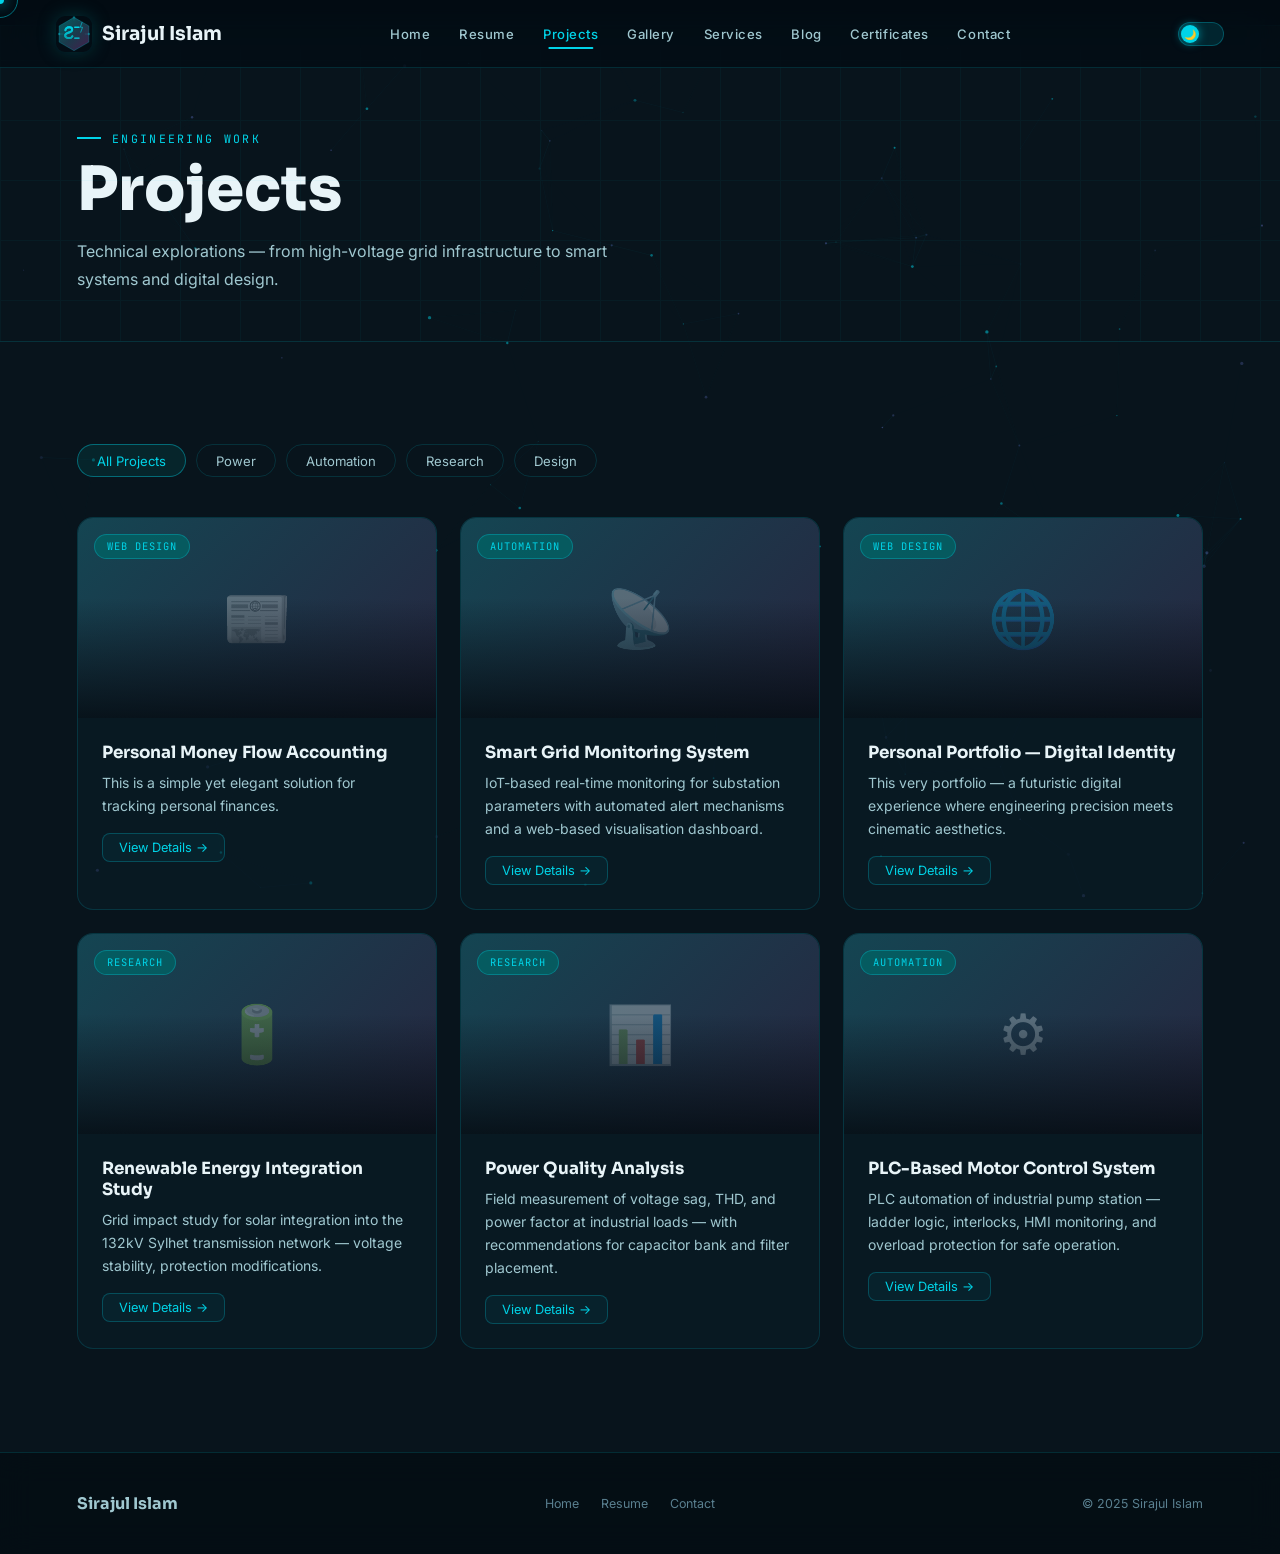
<file: pages/projects.html>
<!DOCTYPE html>
<html lang="en">
<head>
<meta charset="UTF-8"><meta name="viewport" content="width=device-width, initial-scale=1.0">
<title>Projects — Sirajul Islam</title>
<link rel="icon" href="data:image/svg+xml,<svg xmlns='http://www.w3.org/2000/svg' viewBox='0 0 100 100'><text y='.9em' font-size='90'>⚡</text></svg>">
<link rel="stylesheet" href="../css/variables.css"><link rel="stylesheet" href="../css/base.css">
<link rel="stylesheet" href="../css/cursor.css"><link rel="stylesheet" href="../css/components.css">
<link rel="stylesheet" href="../css/navbar.css"><link rel="stylesheet" href="../css/sections.css">
<link rel="stylesheet" href="../css/responsive.css">
</head>
<body>
<div id="cursor-dot"></div><div id="cursor-ring"></div>
<canvas id="bg-canvas"></canvas>
<nav id="navbar">
  <a href="../index.html" class="nav-logo"><div class="nav-logo-mark">SI</div><span data-personal="name">Sirajul Islam</span></a>
  <ul class="nav-links">
    <li><a href="../index.html">Home</a></li><li><a href="resume.html">Resume</a></li>
    <li><a href="projects.html" class="active">Projects</a></li><li><a href="gallery.html">Gallery</a></li>
    <li><a href="services.html">Services</a></li><li><a href="blog.html">Blog</a></li>
    <li><a href="certifications.html">Certificates</a></li><li><a href="../index.html#contact-sec">Contact</a></li>
  </ul>
  <div class="nav-right">
    <button class="theme-toggle" id="theme-toggle" aria-label="Toggle theme"><div class="theme-toggle-thumb"></div></button>
    <button class="nav-hamburger" id="hamburger" aria-label="Menu"><span></span><span></span><span></span></button>
  </div>
</nav>
<nav class="nav-mobile" id="nav-mobile">
  <a href="../index.html">Home</a><a href="resume.html">Resume</a><a href="projects.html">Projects</a>
  <a href="gallery.html">Gallery</a><a href="services.html">Services</a><a href="blog.html">Blog</a>
  <a href="certifications.html">Certificates</a><a href="../index.html#contact-sec">Contact</a>
</nav>
<div class="page-hero">
  <div class="circuit-bg"></div>
  <div class="page-hero-inner">
    <div class="section-label">Engineering Work</div>
    <h1>Projects</h1>
    <p>Technical explorations — from high-voltage grid infrastructure to smart systems and digital design.
      <!--  Add new projects in <code style="font-size:.8em;background:rgba(0,212,232,.1);padding:.1em .4em;border-radius:4px">js/data.js</code> -->
    </p>
  </div>
</div>
<section>
  <div class="max-w">
    <div id="projects-full-grid"></div>
  </div>
</section>
<footer>
  <div class="footer-logo" data-personal="name">Sirajul Islam</div>
  <div class="footer-links"><a href="../index.html">Home</a><a href="resume.html">Resume</a><a href="../index.html#contact-sec">Contact</a></div>
  <div class="footer-copy">© 2025 Sirajul Islam</div>
</footer>
<script src="../js/data.js"></script><script src="../js/render.js"></script>
<script src="../js/cursor.js"></script><script src="../js/canvas.js"></script>
<script src="../js/main.js"></script><script src="../js/logo.js"></script>
</body>
</html>
</file>
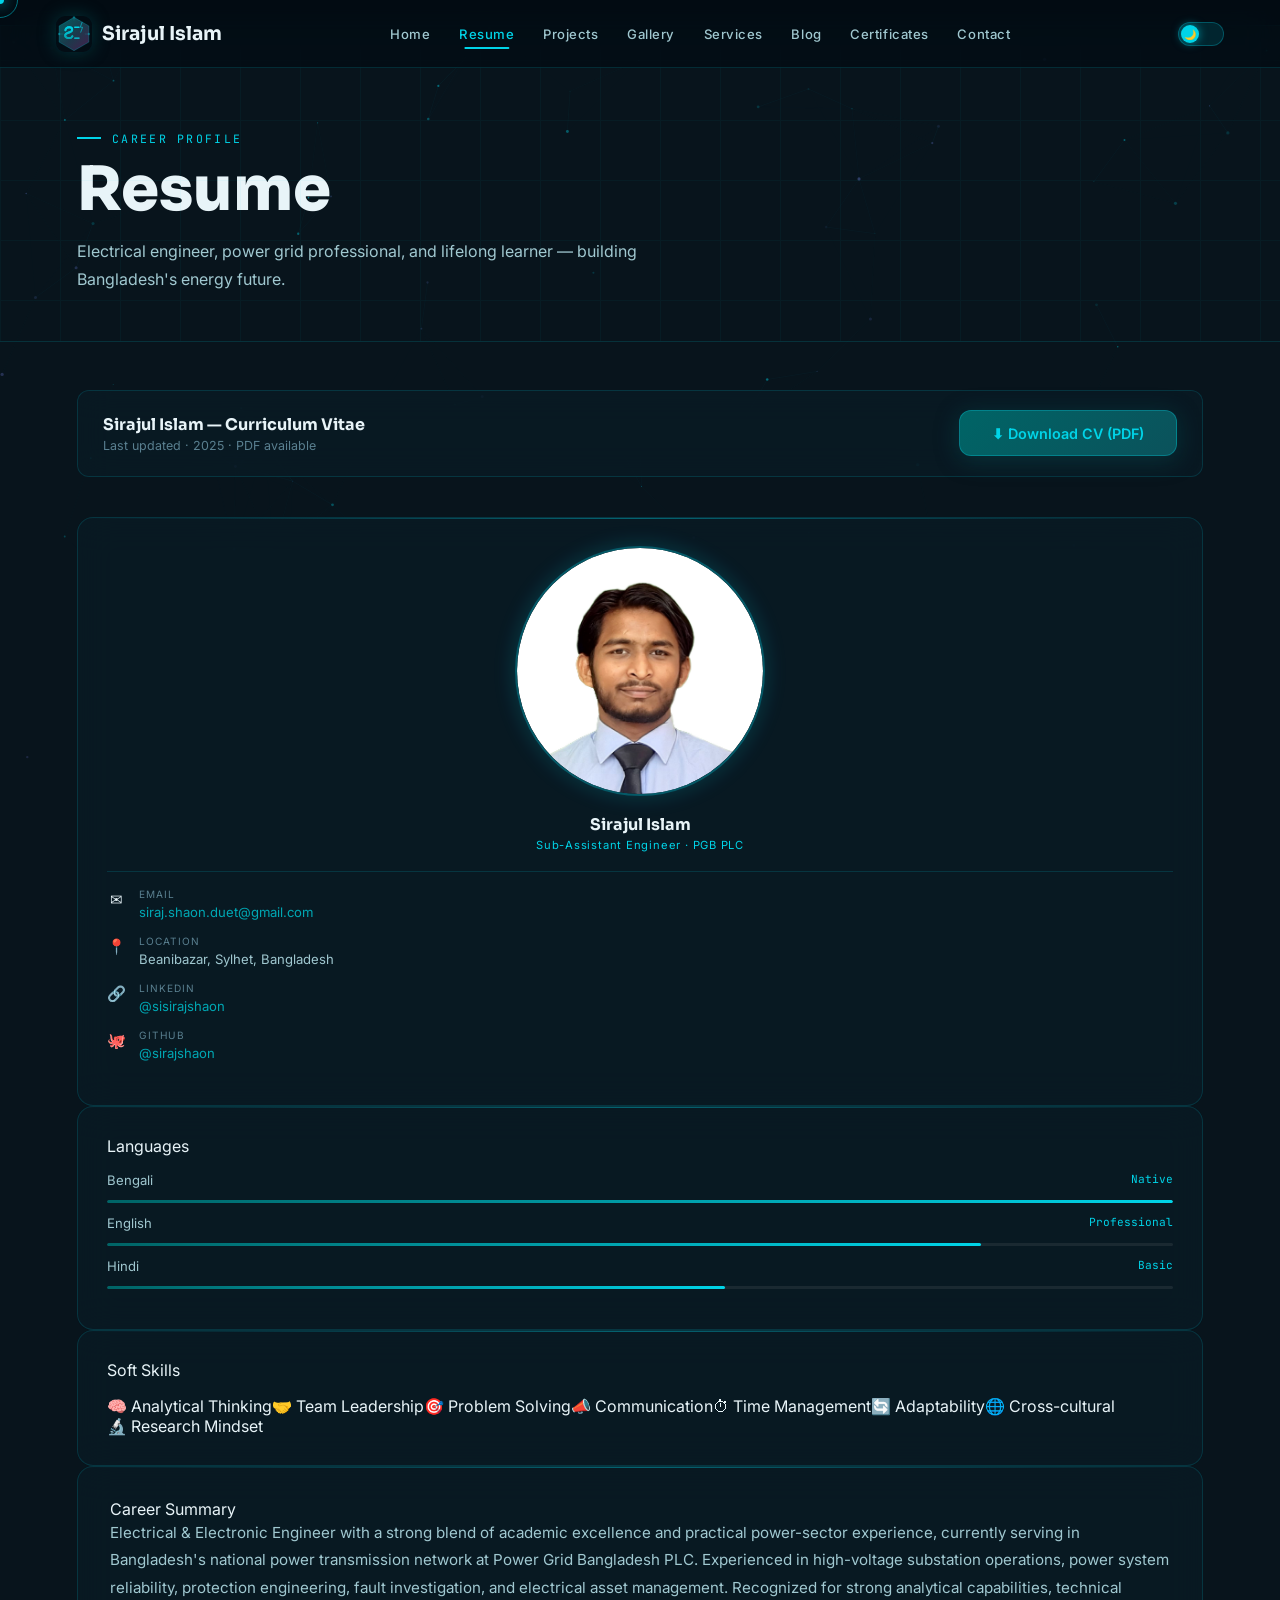
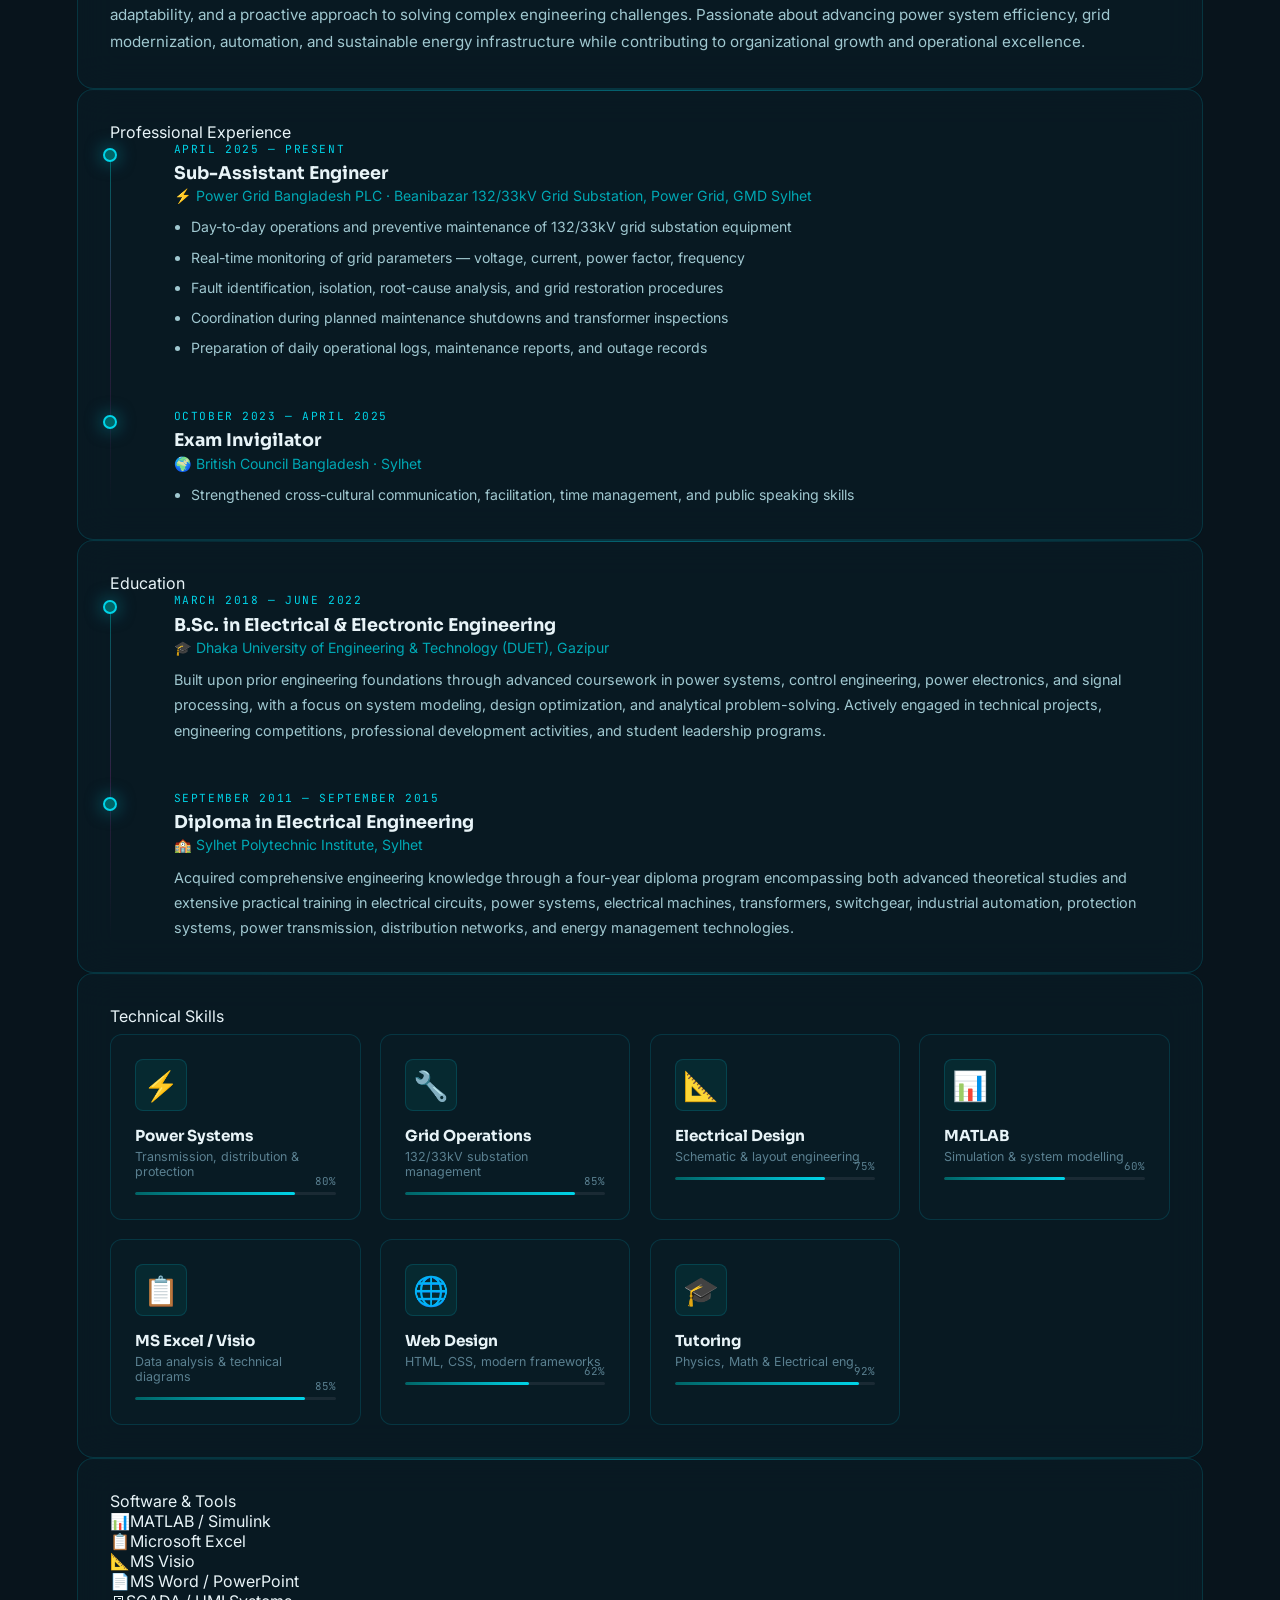
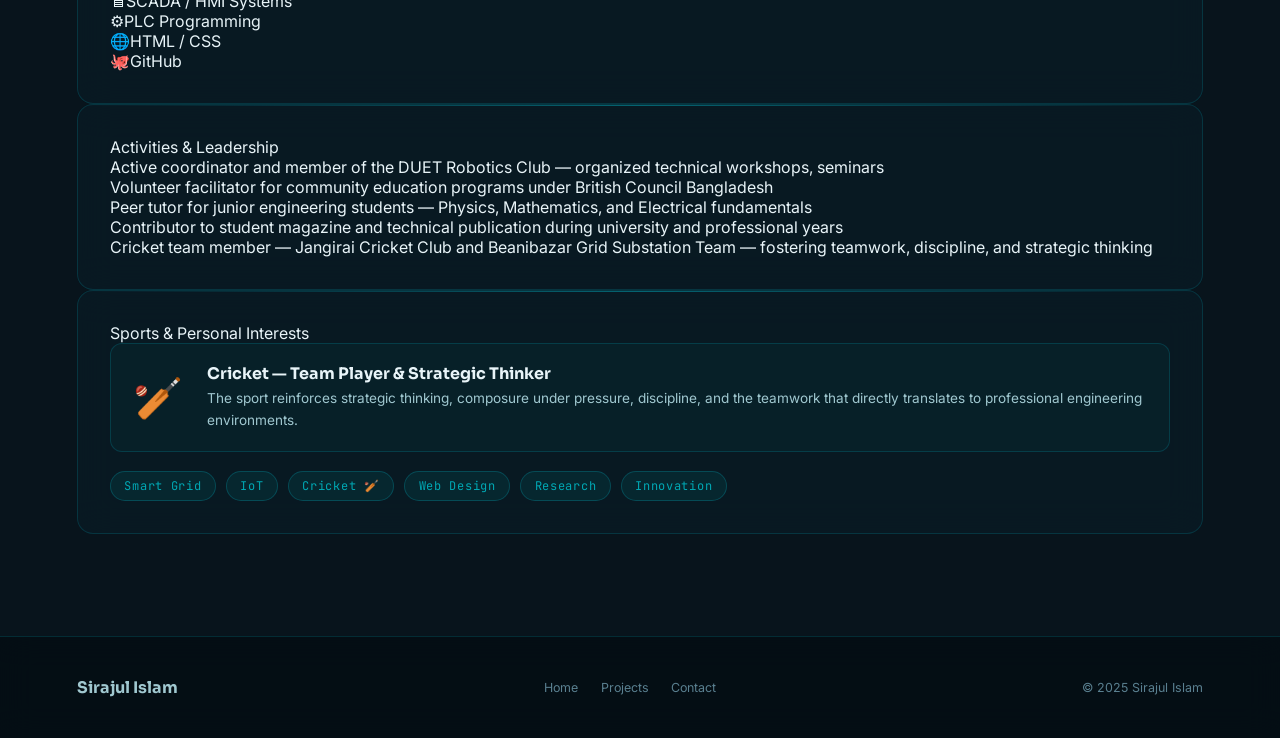
<file: pages/resume.html>
<!DOCTYPE html>
<html lang="en">
<head>
<meta charset="UTF-8"><meta name="viewport" content="width=device-width, initial-scale=1.0">
<title>Resume — Sirajul Islam</title>
<link rel="icon" href="data:image/svg+xml,<svg xmlns='http://www.w3.org/2000/svg' viewBox='0 0 100 100'><text y='.9em' font-size='90'>⚡</text></svg>">
<link rel="stylesheet" href="../css/variables.css">
<link rel="stylesheet" href="../css/base.css">
<link rel="stylesheet" href="../css/cursor.css">
<link rel="stylesheet" href="../css/components.css">
<link rel="stylesheet" href="../css/navbar.css">
<link rel="stylesheet" href="../css/sections.css">
<link rel="stylesheet" href="../css/responsive.css">
</head>
<body>
<div id="cursor-dot"></div><div id="cursor-ring"></div>
<canvas id="bg-canvas"></canvas>

<nav id="navbar">
  <a href="../index.html" class="nav-logo"><div class="nav-logo-mark">SI</div><span data-personal="name">Sirajul Islam</span></a>
  <ul class="nav-links">
    <li><a href="../index.html">Home</a></li><li><a href="resume.html" class="active">Resume</a></li>
    <li><a href="projects.html">Projects</a></li><li><a href="gallery.html">Gallery</a></li>
    <li><a href="services.html">Services</a></li><li><a href="blog.html">Blog</a></li>
    <li><a href="certifications.html">Certificates</a></li><li><a href="../index.html#contact-sec">Contact</a></li>
  </ul>
  <div class="nav-right">
    <button class="theme-toggle" id="theme-toggle" aria-label="Toggle theme"><div class="theme-toggle-thumb"></div></button>
    <button class="nav-hamburger" id="hamburger" aria-label="Menu"><span></span><span></span><span></span></button>
  </div>
</nav>
<nav class="nav-mobile" id="nav-mobile">
  <a href="../index.html">Home</a><a href="resume.html">Resume</a><a href="projects.html">Projects</a>
  <a href="gallery.html">Gallery</a><a href="services.html">Services</a><a href="blog.html">Blog</a>
  <a href="certifications.html">Certificates</a><a href="../index.html#contact-sec">Contact</a>
</nav>

<div class="page-hero">
  <div class="circuit-bg"></div>
  <div class="page-hero-inner">
    <div class="section-label">Career Profile</div>
    <h1>Resume</h1>
    <p>Electrical engineer, power grid professional, and lifelong learner — building Bangladesh's energy future.</p>
  </div>
</div>

<section style="padding-top:3rem">
  <div class="max-w">
    <!-- Download bar -->
    <div class="reveal" style="display:flex;align-items:center;justify-content:space-between;flex-wrap:wrap;gap:1rem;margin-bottom:2.5rem;padding:1.2rem 1.6rem;background:var(--bg-card);border:1px solid var(--glass-border);border-radius:var(--radius-md);backdrop-filter:blur(16px)">
      <div>
        <div id="cv-bar-name" style="font-family:var(--font-display);font-weight:700;font-size:1rem;color:var(--text-primary)">Sirajul Islam — Curriculum Vitae</div>
        <div style="font-size:.78rem;color:var(--text-muted);margin-top:.2rem">Last updated · 2025 · PDF available</div>
      </div>
      <a href="cv.html" target="_blank" class="btn-primary">⬇ Download CV (PDF)</a>
    </div>

    <div class="resume-layout">
      <!-- Sidebar (rendered from SiteData) -->
      <aside><div id="resume-sidebar"></div></aside>

      <!-- Main content -->
      <main class="resume-main">
        <!-- Career summary -->
        <div class="glass-card resume-section-card reveal">
          <div class="resume-section-h">Career Summary</div>
          <p id="resume-summary" style="font-size:.95rem;color:var(--text-secondary);line-height:1.8"></p>
        </div>
        <!-- Experience -->
        <div class="glass-card resume-section-card reveal">
          <div class="resume-section-h">Professional Experience</div>
          <div id="experience-timeline-bullets"></div>
        </div>
        <!-- Education -->
        <div class="glass-card resume-section-card reveal">
          <div class="resume-section-h">Education</div>
          <div id="education-timeline"></div>
        </div>
        <!-- Skills -->
        <div class="glass-card resume-section-card reveal">
          <div class="resume-section-h">Technical Skills</div>
          <div id="skills-grid" class="skills-grid" style="margin-top:.5rem"></div>
        </div>
        <!-- Software -->
        <div class="glass-card resume-section-card reveal">
          <div class="resume-section-h">Software & Tools</div>
          <div id="software-skills-wrap"></div>
        </div>
        <!-- Activities -->
        <div class="glass-card resume-section-card reveal">
          <div class="resume-section-h">Activities & Leadership</div>
          <div id="activities-list" class="activity-list"></div>
        </div>
        <!-- Sports -->
        <div class="glass-card resume-section-card reveal">
          <div class="resume-section-h">Sports & Personal Interests</div>
          <div id="sports-section"></div>
        </div>
      </main>
    </div>
  </div>
</section>

<footer>
  <div class="footer-logo" data-personal="name">Sirajul Islam</div>
  <div class="footer-links"><a href="../index.html">Home</a><a href="projects.html">Projects</a><a href="../index.html#contact-sec">Contact</a></div>
  <div class="footer-copy">© 2025 Sirajul Islam</div>
</footer>

<script src="../js/data.js"></script>
<script src="../js/render.js"></script>
<script src="../js/cursor.js"></script>
<script src="../js/canvas.js"></script>
<script src="../js/main.js"></script>
<script src="../js/logo.js"></script>
<script>
document.addEventListener('DOMContentLoaded', () => {
  const d = SiteData.personal;
  // Summary
  const s = document.getElementById('resume-summary');
  if (s) s.textContent = d.summary;
  // CV bar name
  const cb = document.getElementById('cv-bar-name');
  if (cb) cb.textContent = d.name + ' — Curriculum Vitae';
  // Sports
  const sp = document.getElementById('sports-section');
  if (sp) {
    sp.innerHTML = `
      <div style="display:flex;align-items:center;gap:1.5rem;background:rgba(0,100,102,.1);border:1px solid rgba(0,180,200,.2);border-radius:var(--radius-md);padding:1.2rem 1.4rem">
        <span style="font-size:2.5rem;flex-shrink:0">${d.sports.icon}</span>
        <div>
          <div style="font-family:var(--font-display);font-size:1rem;font-weight:700;color:var(--text-primary);margin-bottom:.25rem">${d.sports.title}</div>
          <div style="font-size:.85rem;color:var(--text-secondary);line-height:1.6">${d.sports.desc}</div>
        </div>
      </div>
      <div class="chips-row" style="margin-top:1.2rem">${d.interests.map(i=>`<span class="chip">${i}</span>`).join('')}</div>`;
  }
});
</script>
</body>
</html>
</file>
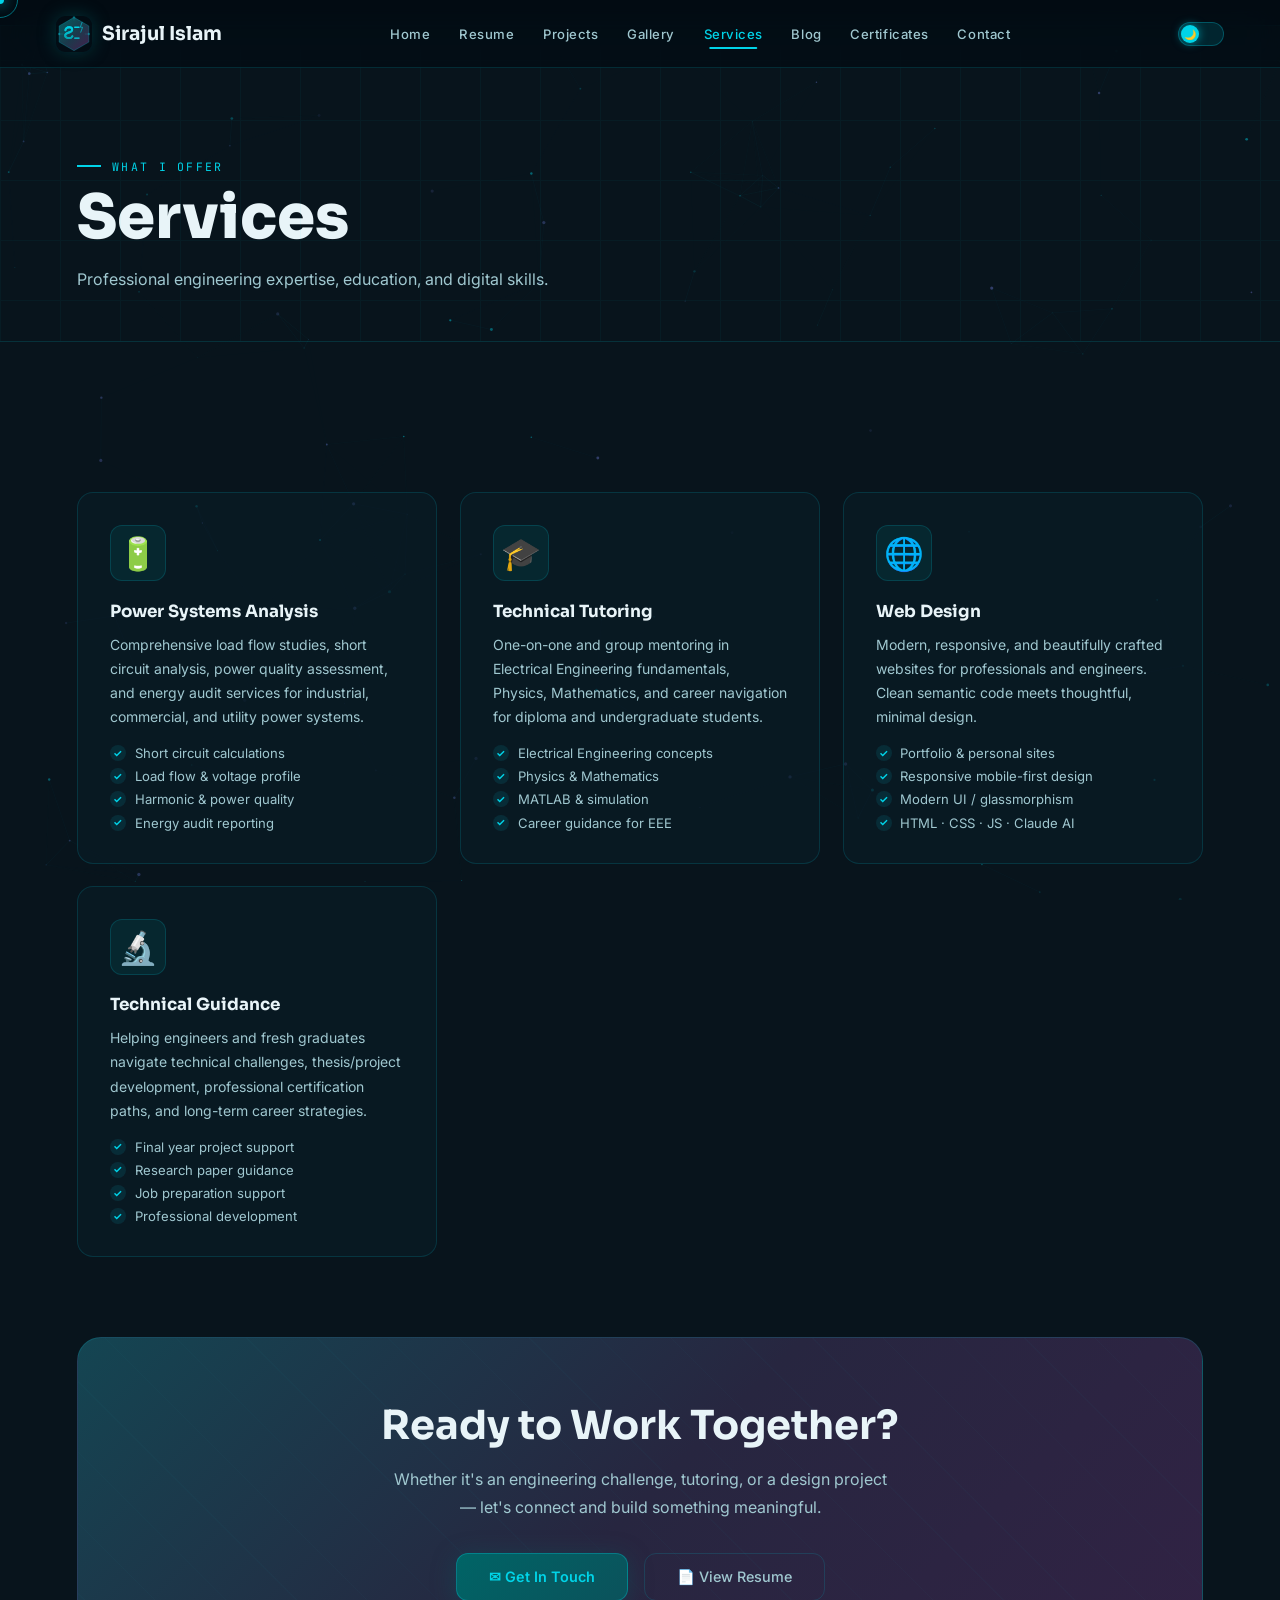
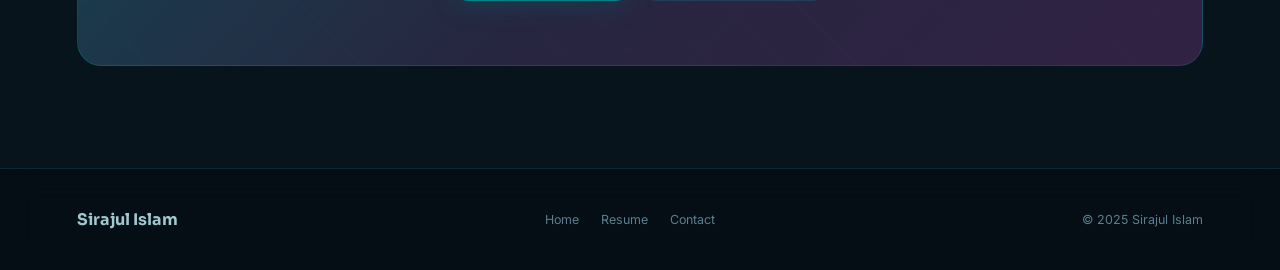
<file: pages/services.html>
<!DOCTYPE html>
<html lang="en">
<head>
<meta charset="UTF-8"><meta name="viewport" content="width=device-width, initial-scale=1.0">
<title>Services — Sirajul Islam</title>
<link rel="icon" href="data:image/svg+xml,<svg xmlns='http://www.w3.org/2000/svg' viewBox='0 0 100 100'><text y='.9em' font-size='90'>🛠</text></svg>">
<link rel="stylesheet" href="../css/variables.css"><link rel="stylesheet" href="../css/base.css">
<link rel="stylesheet" href="../css/cursor.css"><link rel="stylesheet" href="../css/components.css">
<link rel="stylesheet" href="../css/navbar.css"><link rel="stylesheet" href="../css/sections.css">
<link rel="stylesheet" href="../css/responsive.css">
<style>
.cta-banner{background:linear-gradient(135deg,var(--dark-teal-3),var(--space-indigo),var(--midnight-violet));border:1px solid var(--glass-border);border-radius:var(--radius-xl);padding:4rem 3rem;text-align:center;position:relative;overflow:hidden;margin-top:5rem}
.cta-banner::before{content:'';position:absolute;inset:0;background:repeating-linear-gradient(45deg,rgba(0,212,232,.02) 0px,rgba(0,212,232,.02) 1px,transparent 1px,transparent 50px)}
.cta-banner h2{position:relative;z-index:1;font-size:clamp(1.6rem,3.5vw,2.5rem);margin-bottom:1rem}
.cta-banner p{position:relative;z-index:1;color:var(--text-secondary);max-width:500px;margin:0 auto 2rem}
.cta-banner .btns{position:relative;z-index:1;display:flex;gap:1rem;justify-content:center;flex-wrap:wrap}
</style>
</head>
<body>
<div id="cursor-dot"></div><div id="cursor-ring"></div>
<canvas id="bg-canvas"></canvas>
<nav id="navbar">
  <a href="../index.html" class="nav-logo"><div class="nav-logo-mark">SI</div><span data-personal="name">Sirajul Islam</span></a>
  <ul class="nav-links">
    <li><a href="../index.html">Home</a></li><li><a href="resume.html">Resume</a></li>
    <li><a href="projects.html">Projects</a></li><li><a href="gallery.html">Gallery</a></li>
    <li><a href="services.html" class="active">Services</a></li><li><a href="blog.html">Blog</a></li>
    <li><a href="certifications.html">Certificates</a></li><li><a href="../index.html#contact-sec">Contact</a></li>
  </ul>
  <div class="nav-right">
    <button class="theme-toggle" id="theme-toggle" aria-label="Toggle theme"><div class="theme-toggle-thumb"></div></button>
    <button class="nav-hamburger" id="hamburger" aria-label="Menu"><span></span><span></span><span></span></button>
  </div>
</nav>
<nav class="nav-mobile" id="nav-mobile">
  <a href="../index.html">Home</a><a href="resume.html">Resume</a><a href="projects.html">Projects</a>
  <a href="gallery.html">Gallery</a><a href="services.html">Services</a><a href="blog.html">Blog</a>
  <a href="certifications.html">Certificates</a><a href="../index.html#contact-sec">Contact</a>
</nav>
<div class="page-hero">
  <div class="circuit-bg"></div>
  <div class="page-hero-inner">
    <div class="section-label">What I Offer</div>
    <h1>Services</h1>
    <p>Professional engineering expertise, education, and digital skills.
      <!--  Edit services in <code style="font-size:.8em;background:rgba(0,212,232,.1);padding:.1em .4em;border-radius:4px">js/data.js → services</code> -->
    </p>
  </div>
</div>
<section>
  <div class="max-w">
    <div id="services-grid" class="services-grid"></div>
    <div class="cta-banner reveal">
      <h2 class="section-title" style="margin-bottom:1rem">Ready to Work Together?</h2>
      <p>Whether it's an engineering challenge, tutoring, or a design project — let's connect and build something meaningful.</p>
      <div class="btns">
        <a href="../index.html#contact-sec" class="btn-primary">✉ Get In Touch</a>
        <a href="resume.html" class="btn-outline">📄 View Resume</a>
      </div>
    </div>
  </div>
</section>
<footer>
  <div class="footer-logo" data-personal="name">Sirajul Islam</div>
  <div class="footer-links"><a href="../index.html">Home</a><a href="resume.html">Resume</a><a href="../index.html#contact-sec">Contact</a></div>
  <div class="footer-copy">© 2025 Sirajul Islam</div>
</footer>
<script src="../js/data.js"></script><script src="../js/render.js"></script>
<script src="../js/cursor.js"></script><script src="../js/canvas.js"></script>
<script src="../js/main.js"></script><script src="../js/logo.js"></script>
</body>
</html>
</file>
<file: css/variables.css>
/* ============================================================
   DESIGN TOKENS — Edit this file to retheme the entire site
   ============================================================ */

:root {

  /* ── Brand Palette ─────────────────────────────────────── */
  --stormy-teal:      #006466;
  --dark-teal:        #065a60;
  --dark-teal-2:      #0b525b;
  --dark-teal-3:      #144552;
  --charcoal-blue:    #1b3a4b;
  --deep-space-blue:  #212f45;
  --space-indigo:     #272640;
  --midnight-violet:  #312244;
  --midnight-violet-2:#3e1f47;
  --deep-purple:      #4d194d;

  /* ── Accent / Glow ─────────────────────────────────────── */
  --accent-cyan:      #00d4e8;
  --accent-teal:      #00a8b4;
  --accent-violet:    #a070c0;
  --glow-teal:        rgba(0, 100, 102, 0.4);
  --glow-cyan:        rgba(0, 212, 232, 0.15);

  /* ── Text ──────────────────────────────────────────────── */
  --text-primary:     #e8f4f8;
  --text-secondary:   #a0c8d0;
  --text-muted:       #5a8090;

  /* ── Surfaces ──────────────────────────────────────────── */
  --bg-page:          #08141c;
  --bg-card:          rgba(10, 30, 40, 0.55);
  --bg-input:         rgba(10, 30, 40, 0.65);

  /* ── Glass / Borders ───────────────────────────────────── */
  --glass-border:     rgba(0, 180, 200, 0.18);
  --glass-border-hover: rgba(0, 212, 232, 0.38);
  --glass-blur:       blur(18px);

  /* ── Typography ────────────────────────────────────────── */
  --font-display:     'Sora', sans-serif;
  --font-body:        'Inter', sans-serif;
  --font-mono:        'JetBrains Mono', monospace;

  /* ── Layout ────────────────────────────────────────────── */
  --nav-h:            68px;
  --max-w:            1200px;
  --section-pad-v:    clamp(4rem, 8vw, 7rem);
  --section-pad-h:    clamp(1.5rem, 6vw, 5rem);
  --radius-sm:        8px;
  --radius-md:        12px;
  --radius-lg:        16px;
  --radius-xl:        24px;
  --radius-pill:      999px;

  /* ── Transitions ───────────────────────────────────────── */
  --transition-fast:  0.2s ease;
  --transition-med:   0.35s ease;
  --transition-slow:  0.6s cubic-bezier(.16, 1, .3, 1);

  /* ── Shadows ───────────────────────────────────────────── */
  --shadow-glow-sm:   0 4px 24px rgba(0, 100, 102, 0.35);
  --shadow-glow-lg:   0 8px 48px rgba(0, 100, 102, 0.45);
  --shadow-card:      0 12px 48px rgba(0, 100, 102, 0.2);
}

/* Light mode overrides (toggled via .light class on <body>) */
body.light {
  --text-primary:   #0d2030;
  --text-secondary: #2a5060;
  --text-muted:     #6a9aaa;
  --bg-page:        #f0f8fa;
  --bg-card:        rgba(255, 255, 255, 0.7);
  --bg-input:       rgba(240, 250, 255, 0.8);
  --glass-border:   rgba(0, 130, 150, 0.2);
  --glass-border-hover: rgba(0, 180, 200, 0.5);
}
</file>
<file: css/base.css>
/* ============================================================
   BASE — Reset, global, typography
   ============================================================ */

@import url('https://fonts.googleapis.com/css2?family=Sora:wght@300;400;500;600;700;800&family=Inter:wght@300;400;500;600&family=JetBrains+Mono:wght@400;500&display=swap');

*, *::before, *::after {
  box-sizing: border-box;
  margin: 0;
  padding: 0;
}

html {
  scroll-behavior: smooth;
  font-size: 16px;
  -webkit-font-smoothing: antialiased;
  -moz-osx-font-smoothing: grayscale;
  text-rendering: optimizeLegibility;
}

body {
  font-family: var(--font-body);
  background: var(--bg-page);
  color: var(--text-primary);
  overflow-x: hidden;
  cursor: none;
  transition: background var(--transition-med), color var(--transition-med);
  min-height: 100vh;
}

/* ── Background canvas ───────────────────────────────────── */
#bg-canvas {
  position: fixed;
  inset: 0;
  z-index: 0;
  pointer-events: none;
}

/* ── Typography ──────────────────────────────────────────── */
h1, h2, h3, h4, h5, h6 {
  font-family: var(--font-display);
  color: var(--text-primary);
  line-height: 1.15;
}

p { line-height: 1.75; }

a { text-decoration: none; color: inherit; }

img {
  max-width: 100%;
  height: auto;
  display: block;
}


button {
  font-family: var(--font-body);
  cursor: pointer;
  border: none;
  background: none;
}

input, textarea, select {
  font-family: var(--font-body);
}

ul { list-style: none; }

/* ── Section structure ───────────────────────────────────── */
section {
  position: relative;
  z-index: 1;
  padding: var(--section-pad-v) var(--section-pad-h);
}

.max-w {
  max-width: var(--max-w);
  margin: 0 auto;
}

/* ── Section labels ──────────────────────────────────────── */
.section-label {
  font-family: var(--font-mono);
  font-size: 0.72rem;
  letter-spacing: 0.2em;
  text-transform: uppercase;
  color: var(--accent-cyan);
  margin-bottom: 0.8rem;
  display: flex;
  align-items: center;
  gap: 0.7rem;
}
.section-label::before {
  content: '';
  display: inline-block;
  width: 24px;
  height: 1.5px;
  background: var(--accent-cyan);
  flex-shrink: 0;
}

.section-title {
  font-family: var(--font-display);
  font-size: clamp(1.8rem, 4vw, 3rem);
  font-weight: 700;
  line-height: 1.18;
  color: var(--text-primary);
  margin-bottom: 1rem;
}

.section-subtitle {
  font-size: 1rem;
  color: var(--text-secondary);
  max-width: 580px;
  line-height: 1.75;
  margin-bottom: 2rem;
}

/* ── Page hero (non-index pages) ─────────────────────────── */
.page-hero {
  min-height: 38vh;
  padding-top: calc(var(--nav-h) + 3rem);
  padding-bottom: 3rem;
  padding-left: var(--section-pad-h);
  padding-right: var(--section-pad-h);
  display: flex;
  align-items: flex-end;
  position: relative;
  z-index: 1;
  border-bottom: 1px solid var(--glass-border);
}
.page-hero-inner { max-width: var(--max-w); margin: 0 auto; width: 100%; }
.page-hero .section-label { margin-bottom: 0.6rem; }
.page-hero h1 {
  font-size: clamp(2.2rem, 5vw, 3.8rem);
  font-weight: 800;
  background: linear-gradient(135deg, var(--text-primary) 30%, var(--accent-cyan));
  -webkit-background-clip: text;
  background-clip: text;
  -webkit-text-fill-color: transparent;
}
.page-hero p {
  color: var(--text-secondary);
  font-size: 1rem;
  max-width: 560px;
  margin-top: 0.75rem;
}

/* ── Scroll reveal ───────────────────────────────────────── */
.reveal {
  opacity: 0;
  transform: translateY(28px);
  transition: opacity 0.7s ease, transform 0.7s ease;
}
.reveal.revealed {
  opacity: 1;
  transform: translateY(0);
}
.reveal-d1 { transition-delay: 0.1s; }
.reveal-d2 { transition-delay: 0.2s; }
.reveal-d3 { transition-delay: 0.3s; }
.reveal-d4 { transition-delay: 0.4s; }

/* ── Circuit grid background ─────────────────────────────── */
.circuit-bg {
  position: absolute;
  inset: 0;
  overflow: hidden;
  pointer-events: none;
  z-index: 0;
  opacity: 0.045;
  background-image:
    linear-gradient(rgba(0, 212, 232, 1) 1px, transparent 1px),
    linear-gradient(90deg, rgba(0, 212, 232, 1) 1px, transparent 1px);
  background-size: 60px 60px;
}

/* ── Scrollbar ───────────────────────────────────────────── */
::-webkit-scrollbar { width: 5px; }
::-webkit-scrollbar-track { background: var(--bg-page); }
::-webkit-scrollbar-thumb {
  background: var(--stormy-teal);
  border-radius: var(--radius-pill);
}
::-webkit-scrollbar-thumb:hover { background: var(--accent-teal); }

/* ── Selection ───────────────────────────────────────────── */
::selection {
  background: rgba(0, 212, 232, 0.25);
  color: var(--text-primary);
}
</file>
<file: css/cursor.css>
/* ============================================================
   cursor.css  — Custom cursor + Loading screen
   Loaded on EVERY page (index + all subpages)
   ============================================================ */

/* ── Custom cursor ─────────────────────────────────────────── */
#cursor-dot {
  width: 8px;
  height: 8px;
  background: var(--accent-cyan);
  border-radius: 50%;
  position: fixed;
  top: 0;
  left: 0;
  pointer-events: none;
  z-index: 9999;
  transform: translate(-50%, -50%);
  transition: transform 0.08s, opacity 0.2s, background 0.2s;
  box-shadow: 0 0 14px var(--accent-cyan);
  will-change: left, top;
}

#cursor-ring {
  width: 36px;
  height: 36px;
  border: 1.5px solid rgba(0, 212, 232, 0.5);
  border-radius: 50%;
  position: fixed;
  top: 0;
  left: 0;
  pointer-events: none;
  z-index: 9998;
  transform: translate(-50%, -50%);
  transition: width 0.3s, height 0.3s, border-color 0.3s, background 0.3s;
  will-change: left, top;
}

body.cursor-hover #cursor-dot {
  transform: translate(-50%, -50%) scale(1.6);
}
body.cursor-hover #cursor-ring {
  width: 56px;
  height: 56px;
  border-color: rgba(0, 212, 232, 0.75);
  background: rgba(0, 212, 232, 0.06);
}
body.cursor-click #cursor-dot {
  transform: translate(-50%, -50%) scale(0.55);
  background: #fff;
}

/* Hide on touch devices */
@media (hover: none) and (pointer: coarse) {
  #cursor-dot,
  #cursor-ring { display: none; }
  body         { cursor: auto; }
}

/* ── Loading screen ────────────────────────────────────────── */
#loading-screen {
  position: fixed;
  inset: 0;
  z-index: 9000;
  background: #04090f;
  display: flex;
  flex-direction: column;
  align-items: center;
  justify-content: center;
  transition: opacity 0.9s ease, visibility 0.9s ease;
}
#loading-screen.hidden {
  opacity: 0;
  visibility: hidden;
  pointer-events: none;
}

.loading-initials {
  font-family: var(--font-display);
  font-size: clamp(3.5rem, 10vw, 6rem);
  font-weight: 800;
  letter-spacing: 0.06em;
  background: linear-gradient(135deg, #006466, #00d4e8, #a070c0);
  -webkit-background-clip: text;
  background-clip: text;
  -webkit-text-fill-color: transparent;
  animation: loading-pulse 1.6s ease-in-out infinite;
  line-height: 1;
}
@keyframes loading-pulse {
  0%,  100% { filter: drop-shadow(0 0 18px rgba(0, 212, 232, 0.5)); }
  50%        { filter: drop-shadow(0 0 55px rgba(0, 212, 232, 0.95)); }
}

.loading-tagline {
  font-family: var(--font-mono);
  font-size: 0.7rem;
  letter-spacing: 0.24em;
  color: #3a6070;
  text-transform: uppercase;
  margin-top: 0.5rem;
}

.loading-bar-wrap {
  width: 200px;
  height: 2px;
  background: rgba(0, 212, 232, 0.1);
  border-radius: var(--radius-pill);
  margin-top: 2.8rem;
  overflow: hidden;
}
.loading-bar-fill {
  height: 100%;
  background: linear-gradient(90deg, var(--stormy-teal), var(--accent-cyan));
  border-radius: var(--radius-pill);
  animation: load-fill 2.2s cubic-bezier(.4, 0, .2, 1) forwards;
}
@keyframes load-fill {
  0%   { width: 0; }
  60%  { width: 72%; }
  100% { width: 100%; }
}

.loading-status {
  font-family: var(--font-mono);
  font-size: 0.65rem;
  letter-spacing: 0.16em;
  color: #1e3545;
  margin-top: 1rem;
  text-transform: uppercase;
}

/* ── Sound mute toggle (floating) ──────────────────────────── */
#sound-toggle {
  position: fixed;
  bottom: 1.8rem;
  right: 1.8rem;
  z-index: 1500;
  width: 40px;
  height: 40px;
  border-radius: 50%;
  background: rgba(0, 100, 102, 0.3);
  border: 1px solid rgba(0, 212, 232, 0.3);
  backdrop-filter: blur(12px);
  color: var(--accent-cyan);
  font-size: 1rem;
  cursor: pointer;
  display: flex;
  align-items: center;
  justify-content: center;
  transition: all 0.25s;
  opacity: 0;
  transform: scale(0.8);
}
#sound-toggle.visible {
  opacity: 1;
  transform: scale(1);
}
#sound-toggle:hover {
  background: rgba(0, 100, 102, 0.55);
  border-color: rgba(0, 212, 232, 0.6);
  transform: scale(1.1);
}
#sound-toggle.muted { opacity: 0.45; }
</file>
<file: css/components.css>
/* ============================================================
   COMPONENTS — Reusable UI pieces
   ============================================================ */

/* ── Glass Card ──────────────────────────────────────────── */
.glass-card {
  background: var(--bg-card);
  border: 1px solid var(--glass-border);
  border-radius: var(--radius-lg);
  backdrop-filter: var(--glass-blur);
  -webkit-backdrop-filter: var(--glass-blur);
  padding: 2rem;
  position: relative;
  overflow: hidden;
  transition: border-color var(--transition-med), box-shadow var(--transition-med);
}
.glass-card::before {
  content: '';
  position: absolute;
  top: 0; left: 0; right: 0;
  height: 1px;
  background: linear-gradient(90deg, transparent, rgba(0, 212, 232, 0.4), transparent);
}
.glass-card:hover {
  border-color: var(--glass-border-hover);
  box-shadow: var(--shadow-card);
}

/* ── Buttons ─────────────────────────────────────────────── */
.btn-primary {
  align-items: center;
  gap: 0.5rem;
  padding: 0.85rem 2rem;
  border-radius: var(--radius-md);
  background: linear-gradient(135deg, var(--stormy-teal), var(--dark-teal-2));
  border: 1px solid rgba(0, 212, 232, 0.3);
  color: var(--accent-cyan);
  font-family: var(--font-body);
  font-weight: 600;
  font-size: 0.9rem;
  text-decoration: none;
  cursor: pointer;
  transition: transform var(--transition-fast), box-shadow var(--transition-fast);
  position: relative;
  overflow: hidden;
  box-shadow: var(--shadow-glow-sm);
}
.btn-primary::before {
  content: '';
  position: absolute;
  inset: 0;
  background: linear-gradient(135deg, rgba(0, 212, 232, 0.12), transparent);
  opacity: 0;
  transition: opacity var(--transition-fast);
}
.btn-primary:hover {
  transform: translateY(-2px);
  box-shadow: var(--shadow-glow-lg);
}
.btn-primary:hover::before { opacity: 1; }
.btn-primary:active { transform: translateY(0); }

.btn-outline {
  display: inline-flex;
  align-items: center;
  gap: 0.5rem;
  padding: 0.85rem 2rem;
  border-radius: var(--radius-md);
  background: transparent;
  border: 1px solid var(--glass-border);
  color: var(--text-secondary);
  font-family: var(--font-body);
  font-weight: 500;
  font-size: 0.9rem;
  text-decoration: none;
  cursor: pointer;
  transition: all var(--transition-fast);
}
.btn-outline:hover {
  border-color: rgba(0, 212, 232, 0.4);
  color: var(--accent-cyan);
  background: rgba(0, 212, 232, 0.06);
  transform: translateY(-2px);
}
.btn-sm {
  padding: 0.5rem 1.2rem;
  font-size: 0.82rem;
}

/* ── Chips / Tags ────────────────────────────────────────── */
.chip {
  display: inline-block;
  font-size: 0.75rem;
  padding: 0.35rem 0.85rem;
  background: rgba(0, 100, 102, 0.2);
  border: 1px solid rgba(0, 180, 200, 0.25);
  border-radius: var(--radius-pill);
  color: var(--accent-teal);
  font-family: var(--font-mono);
  letter-spacing: 0.06em;
}

.badge {
  display: inline-block;
  font-size: 0.68rem;
  padding: 0.28rem 0.72rem;
  border-radius: var(--radius-pill);
  background: rgba(0, 100, 102, 0.2);
  border: 1px solid rgba(0, 180, 200, 0.25);
  color: var(--accent-cyan);
  font-family: var(--font-mono);
  letter-spacing: 0.1em;
  text-transform: uppercase;
}

/* ── Chips row ───────────────────────────────────────────── */
.chips-row {
  display: flex;
  flex-wrap: wrap;
  gap: 0.6rem;
  margin-top: 1.4rem;
}

/* ── Form elements ───────────────────────────────────────── */
.form-group {
  display: flex;
  flex-direction: column;
  gap: 0.4rem;
}
.form-label {
  font-size: 0.78rem;
  color: var(--text-secondary);
  letter-spacing: 0.06em;
}
.form-input {
  background: var(--bg-input);
  border: 1px solid var(--glass-border);
  border-radius: var(--radius-sm);
  padding: 0.8rem 1rem;
  color: var(--text-primary);
  font-family: var(--font-body);
  font-size: 0.9rem;
  outline: none;
  transition: border-color var(--transition-fast), box-shadow var(--transition-fast);
}
.form-input::placeholder { color: var(--text-muted); }
.form-input:focus {
  border-color: rgba(0, 212, 232, 0.45);
  box-shadow: 0 0 0 3px rgba(0, 212, 232, 0.08);
}
textarea.form-input {
  resize: vertical;
  min-height: 130px;
}

/* ── Blinking dot indicator ──────────────────────────────── */
.blink-dot {
  width: 6px;
  height: 6px;
  background: var(--accent-cyan);
  border-radius: 50%;
  box-shadow: 0 0 8px var(--accent-cyan);
  animation: blink 1.5s ease infinite;
}
@keyframes blink {
  0%, 100% { opacity: 1; }
  50% { opacity: 0.25; }
}

/* ── Filter buttons ──────────────────────────────────────── */
.filter-bar {
  display: flex;
  flex-wrap: wrap;
  gap: 0.6rem;
  margin-bottom: 2.5rem;
}
.filter-btn {
  font-size: 0.82rem;
  padding: 0.45rem 1.2rem;
  border-radius: var(--radius-pill);
  border: 1px solid var(--glass-border);
  background: transparent;
  color: var(--text-secondary);
  cursor: pointer;
  transition: all var(--transition-fast);
  font-family: var(--font-body);
}
.filter-btn:hover,
.filter-btn.active {
  background: rgba(0, 100, 102, 0.22);
  border-color: rgba(0, 212, 232, 0.4);
  color: var(--accent-cyan);
}

/* ── Info pill row ───────────────────────────────────────── */
.stat-row {
  display: flex;
  flex-wrap: wrap;
  gap: 1.4rem;
  margin-top: 2rem;
}
.stat-item .stat-val {
  font-family: var(--font-display);
  font-size: 1.8rem;
  font-weight: 800;
  color: var(--accent-cyan);
  line-height: 1;
}
.stat-item .stat-lbl {
  font-size: 0.75rem;
  color: var(--text-muted);
  margin-top: 0.25rem;
  letter-spacing: 0.08em;
  text-transform: uppercase;
}

/* ── Divider ─────────────────────────────────────────────── */
.divider {
  height: 1px;
  background: linear-gradient(90deg, transparent, var(--glass-border), transparent);
  margin: 3rem 0;
}

/* ── Quote block ─────────────────────────────────────────── */
.quote-block {
  font-family: var(--font-display);
  font-size: 1.4rem;
  font-weight: 600;
  color: var(--text-primary);
  line-height: 1.45;
  border-left: 3px solid var(--accent-cyan);
  padding-left: 1.2rem;
  margin: 1.8rem 0;
  font-style: italic;
}

/* ── Timeline ────────────────────────────────────────────── */
.timeline {
  position: relative;
  padding-left: 2.2rem;
}
.timeline::before {
  content: '';
  position: absolute;
  left: 0; top: 8px; bottom: 0;
  width: 1.5px;
  background: linear-gradient(180deg, var(--stormy-teal), var(--midnight-violet), transparent);
}
.timeline-item {
  position: relative;
  margin-bottom: 3rem;
  padding-left: 1.8rem;
}
.timeline-item:last-child { margin-bottom: 0; }
.timeline-dot {
  position: absolute;
  left: -2.65rem;
  top: 0.4rem;
  width: 14px; height: 14px;
  border-radius: 50%;
  background: var(--stormy-teal);
  border: 2px solid var(--accent-cyan);
  box-shadow: 0 0 18px rgba(0, 212, 232, 0.55);
  z-index: 1;
}
.timeline-date {
  font-family: var(--font-mono);
  font-size: 0.7rem;
  letter-spacing: 0.14em;
  text-transform: uppercase;
  color: var(--accent-cyan);
  margin-bottom: 0.4rem;
}
.timeline-role {
  font-family: var(--font-display);
  font-size: 1.1rem;
  font-weight: 700;
  color: var(--text-primary);
  margin-bottom: 0.2rem;
}
.timeline-org {
  font-size: 0.88rem;
  color: var(--accent-teal);
  margin-bottom: 0.7rem;
}
.timeline-desc {
  font-size: 0.9rem;
  color: var(--text-secondary);
  line-height: 1.75;
}

/* ── Skill card ──────────────────────────────────────────── */
.skill-card {
  background: var(--bg-card);
  border: 1px solid var(--glass-border);
  border-radius: var(--radius-md);
  padding: 1.5rem;
  transition: all var(--transition-med);
  position: relative;
  overflow: hidden;
}
.skill-card::after {
  content: '';
  position: absolute;
  bottom: 0; left: 0; right: 0;
  height: 3px;
  background: linear-gradient(90deg, var(--stormy-teal), var(--accent-cyan));
  transform: scaleX(0);
  transform-origin: left;
  transition: transform var(--transition-med);
}
.skill-card:hover {
  transform: translateY(-5px);
  border-color: var(--glass-border-hover);
  box-shadow: var(--shadow-card);
}
.skill-card:hover::after { transform: scaleX(1); }
.skill-icon {
  font-size: 1.8rem;
  margin-bottom: 0.9rem;
  width: 52px; height: 52px;
  display: flex; align-items: center; justify-content: center;
  background: rgba(0, 100, 102, 0.2);
  border-radius: var(--radius-sm);
  border: 1px solid rgba(0, 180, 200, 0.2);
}
.skill-name {
  font-family: var(--font-display);
  font-size: 0.95rem;
  font-weight: 700;
  color: var(--text-primary);
  margin-bottom: 0.3rem;
}
.skill-sub {
  font-size: 0.78rem;
  color: var(--text-muted);
  margin-bottom: 0.8rem;
}
.skill-bar {
  height: 3px;
  background: rgba(255, 255, 255, 0.07);
  border-radius: var(--radius-pill);
  overflow: hidden;
  margin-top: 0.8rem;
  position: relative;
}
.skill-fill {
  height: 100%;
  background: linear-gradient(90deg, var(--stormy-teal), var(--accent-cyan));
  border-radius: var(--radius-pill);
  width: 0;
  transition: width 1.3s cubic-bezier(.16, 1, .3, 1);
}
.skill-pct {
  font-family: var(--font-mono);
  font-size: 0.68rem;
  color: var(--text-muted);
  float: right;
  line-height: 1;
  margin-top: -1rem;
}

/* ── Social card ─────────────────────────────────────────── */
.social-card {
  display: flex;
  align-items: center;
  gap: 0.65rem;
  padding: 0.65rem 1rem;
  background: var(--bg-card);
  border: 1px solid var(--glass-border);
  border-radius: var(--radius-sm);
  text-decoration: none;
  color: var(--text-secondary);
  font-size: 0.82rem;
  transition: all var(--transition-fast);
}
.social-card:hover {
  border-color: rgba(0, 212, 232, 0.4);
  color: var(--accent-cyan);
  background: rgba(0, 212, 232, 0.06);
  transform: translateY(-2px);
}
.social-avatar {
  width: 28px; height: 28px;
  border-radius: 50%;
  background: rgba(0, 100, 102, 0.3);
  display: flex; align-items: center; justify-content: center;
  font-size: 0.78rem;
  font-weight: 600;
  flex-shrink: 0;
}
.social-row {
  display: flex;
  flex-wrap: wrap;
  gap: 0.8rem;
}
</file>
<file: css/navbar.css>
/* ============================================================
   NAVBAR
   ============================================================ */

#navbar {
  position: fixed;
  top: 0; left: 0; right: 0;
  height: var(--nav-h);
  z-index: 1000;
  padding: 0 clamp(1.5rem, 5vw, 3.5rem);
  display: flex;
  align-items: center;
  justify-content: space-between;
  backdrop-filter: blur(20px) saturate(1.4);
  -webkit-backdrop-filter: blur(20px) saturate(1.4);
  background: rgba(4, 12, 18, 0.72);
  border-bottom: 1px solid var(--glass-border);
  transition: background 0.3s, border-color 0.3s, box-shadow 0.3s;
}
#navbar.scrolled {
  background: rgba(4, 12, 18, 0.94);
  border-color: rgba(0, 180, 200, 0.26);
  box-shadow: 0 4px 40px rgba(0, 0, 0, 0.45);
}
body.light #navbar { background: rgba(225, 245, 248, 0.82); }
body.light #navbar.scrolled { background: rgba(225, 245, 248, 0.97); }

/* ── Logo ──────────────────────────────────────────────── */
.nav-logo {
  font-family: var(--font-display);
  font-size: 1.2rem;
  font-weight: 700;
  color: var(--text-primary);
  text-decoration: none;
  display: flex;
  align-items: center;
  gap: 0.65rem;
  flex-shrink: 0;
}
.nav-logo-mark {
  width: 36px; height: 36px;
  background: linear-gradient(135deg, var(--stormy-teal), var(--midnight-violet));
  border-radius: 8px;
  display: flex; align-items: center; justify-content: center;
  font-size: 0.82rem; font-weight: 800;
  color: var(--accent-cyan);
  border: 1px solid rgba(0, 212, 232, 0.25);
  box-shadow: 0 0 18px rgba(0, 100, 102, 0.4);
  flex-shrink: 0;
}

/* ── Desktop links ─────────────────────────────────────── */
.nav-links {
  display: flex;
  align-items: center;
  gap: 0.1rem;
  list-style: none;
}
.nav-links li a {
  font-size: 0.82rem;
  font-weight: 500;
  letter-spacing: 0.04em;
  color: var(--text-secondary);
  text-decoration: none;
  padding: 0.45rem 0.85rem;
  border-radius: var(--radius-sm);
  position: relative;
  transition: color var(--transition-fast);
  white-space: nowrap;
}
.nav-links li a::after {
  content: '';
  position: absolute;
  bottom: 1px; left: 50%;
  transform: translateX(-50%);
  width: 0; height: 1.5px;
  background: var(--accent-cyan);
  border-radius: var(--radius-pill);
  transition: width 0.25s ease;
}
.nav-links li a:hover,
.nav-links li a.active { color: var(--accent-cyan); }
.nav-links li a:hover::after,
.nav-links li a.active::after { width: 55%; }

/* ── Right controls ────────────────────────────────────── */
.nav-right {
  display: flex;
  align-items: center;
  gap: 0.9rem;
  flex-shrink: 0;
}

/* ── Dark/light toggle ─────────────────────────────────── */
.theme-toggle {
  width: 46px; height: 24px;
  background: rgba(0, 212, 232, 0.12);
  border: 1px solid rgba(0, 212, 232, 0.28);
  border-radius: var(--radius-pill);
  cursor: pointer;
  position: relative;
  transition: background 0.3s, border-color 0.3s;
  flex-shrink: 0;
  padding: 0;
}
.theme-toggle-thumb {
  position: absolute;
  width: 18px; height: 18px;
  border-radius: 50%;
  background: var(--accent-cyan);
  top: 2px; left: 2px;
  transition: transform 0.35s cubic-bezier(.4, 0, .2, 1), background 0.3s;
  box-shadow: 0 0 10px rgba(0, 212, 232, 0.6);
  display: flex; align-items: center; justify-content: center;
  font-size: 0.62rem;
}
.theme-toggle-thumb::before { content: '🌙'; }
body.light .theme-toggle { background: rgba(255, 200, 0, 0.15); border-color: rgba(255, 180, 0, 0.4); }
body.light .theme-toggle-thumb {
  transform: translateX(22px);
  background: #f0c040;
  box-shadow: 0 0 10px rgba(240, 192, 64, 0.7);
}
body.light .theme-toggle-thumb::before { content: '☀️'; }

/* ── Hamburger ─────────────────────────────────────────── */
.nav-hamburger {
  display: none;
  flex-direction: column;
  gap: 5px;
  cursor: pointer;
  padding: 5px;
  background: none;
  border: none;
}
.nav-hamburger span {
  display: block;
  width: 22px; height: 2px;
  background: var(--text-secondary);
  border-radius: var(--radius-pill);
  transition: all 0.3s;
}
.nav-hamburger.open span:nth-child(1) { transform: rotate(45deg) translate(5px, 5px); }
.nav-hamburger.open span:nth-child(2) { opacity: 0; transform: scaleX(0); }
.nav-hamburger.open span:nth-child(3) { transform: rotate(-45deg) translate(5px, -5px); }

/* ── Mobile drawer ─────────────────────────────────────── */
.nav-mobile {
  position: fixed;
  top: var(--nav-h); left: 0; right: 0;
  backdrop-filter: blur(24px);
  -webkit-backdrop-filter: blur(24px);
  background: rgba(4, 12, 18, 0.97);
  border-bottom: 1px solid var(--glass-border);
  padding: 1.2rem var(--section-pad-h) 1.8rem;
  z-index: 999;
  flex-direction: column;
  gap: 0.2rem;
  transform: translateY(-110%);
  transition: transform 0.4s cubic-bezier(.16, 1, .3, 1);
  display: flex;
}
.nav-mobile.open { transform: translateY(0); }
body.light .nav-mobile { background: rgba(220, 240, 245, 0.98); }
.nav-mobile a {
  color: var(--text-secondary);
  text-decoration: none;
  font-size: 1.05rem;
  font-weight: 500;
  padding: 0.7rem 0.5rem;
  border-bottom: 1px solid rgba(255, 255, 255, 0.05);
  transition: color 0.2s, padding-left 0.2s;
}
.nav-mobile a:hover { color: var(--accent-cyan); padding-left: 0.8rem; }
.nav-mobile a:last-child { border-bottom: none; }
</file>
<file: css/hero.css>
/* ============================================================
   hero.css  — Hero section ONLY
   Cursor + Loading styles are in cursor.css (loaded globally)
   ============================================================ */

/* ============================================================
   HERO SECTION
   ============================================================ */

#hero {
  min-height: 100vh;
  display: flex;
  align-items: center;
  justify-content: center;
  padding-top: calc(var(--nav-h) + 2rem);
  text-align: center;
  position: relative;
  overflow: hidden;
}
.hero-inner {
  max-width: 840px;
  width: 100%;
  position: relative;
  z-index: 2;
}

/* Badge */
.hero-badge {
  display: inline-flex;
  align-items: center;
  gap: 0.55rem;
  font-family: var(--font-mono);
  font-size: 0.72rem;
  letter-spacing: 0.18em;
  text-transform: uppercase;
  color: var(--accent-cyan);
  border: 1px solid rgba(0, 212, 232, 0.25);
  border-radius: var(--radius-pill);
  padding: 0.4rem 1.1rem;
  background: rgba(0, 212, 232, 0.06);
  margin-bottom: 2.2rem;
  animation: fade-up 0.7s ease both;
}

/* Name */
.hero-name {
  font-family: var(--font-display);
  font-size: clamp(2.8rem, 8.5vw, 6.5rem);
  font-weight: 800;
  line-height: 1.04;
  letter-spacing: -0.02em;
  background: linear-gradient(140deg, #e8f4f8 0%, var(--accent-cyan) 38%, var(--accent-teal) 65%, var(--accent-violet) 100%);
  -webkit-background-clip: text;
  background-clip: text;
  -webkit-text-fill-color: transparent;
  animation: fade-up 0.7s 0.12s ease both;
}

/* Tagline */
.hero-tagline {
  font-family: var(--font-mono);
  font-size: clamp(0.75rem, 1.8vw, 0.92rem);
  letter-spacing: 0.26em;
  text-transform: uppercase;
  color: var(--text-muted);
  margin: 0.8rem 0 1.4rem;
  animation: fade-up 0.7s 0.22s ease both;
}

/* Rotating typewriter */
.hero-rotating-wrap {
  min-height: 2.4rem;
  display: flex;
  align-items: center;
  justify-content: center;
  margin-bottom: 2.8rem;
  animation: fade-up 0.7s 0.32s ease both;
}
.hero-rotating {
  font-family: var(--font-display);
  font-size: clamp(1rem, 2.6vw, 1.35rem);
  font-weight: 600;
  color: var(--accent-cyan);
  border-right: 2px solid var(--accent-cyan);
  padding-right: 4px;
  white-space: nowrap;
  animation: cursor-blink 0.75s steps(1) infinite;
}
@keyframes cursor-blink { 50% { border-color: transparent; } }

/* Buttons */
.hero-btns {
  display: flex;
  flex-wrap: wrap;
  gap: 1rem;
  justify-content: center;
  animation: fade-up 0.7s 0.42s ease both;
}

/* Scroll indicator */
.hero-scroll {
  position: absolute;
  bottom: 2.2rem;
  left: 50%;
  transform: translateX(-50%);
  display: flex;
  flex-direction: column;
  align-items: center;
  gap: 0.5rem;
  color: var(--text-muted);
  font-family: var(--font-mono);
  font-size: 0.65rem;
  letter-spacing: 0.18em;
  text-transform: uppercase;
  text-decoration: none;
  animation: scroll-bounce 2.5s ease infinite;
  z-index: 2;
}
.scroll-arrow {
  width: 16px; height: 16px;
  border-right: 1.5px solid var(--text-muted);
  border-bottom: 1.5px solid var(--text-muted);
  transform: rotate(45deg);
}
@keyframes scroll-bounce {
  0%, 100% { transform: translateX(-50%) translateY(0); opacity: 0.6; }
  50%       { transform: translateX(-50%) translateY(10px); opacity: 1; }
}

/* ── Shared fade-up keyframe ─────────────────────────── */
@keyframes fade-up {
  from { opacity: 0; transform: translateY(26px); }
  to   { opacity: 1; transform: translateY(0); }
}

/* ── Hero background image (cover.png / hero images) ───────── */
.hero-bg-image {
  position: absolute;
  inset: 0;
  z-index: 0;
  overflow: hidden;
}
.hero-bg-image img {
  width: 100%;
  height: 100%;
  object-fit: cover;
  object-position: center top;
  opacity: 0.18;
  filter: saturate(0.4) brightness(0.6);
  transform: scale(1.04);
  transition: transform 8s ease;
}
#hero:hover .hero-bg-image img {
  transform: scale(1.08);
}
/* Gradient overlay on top of bg image */
.hero-bg-image::after {
  content: '';
  position: absolute;
  inset: 0;
  background: linear-gradient(
    180deg,
    rgba(8, 20, 28, 0.55) 0%,
    rgba(8, 20, 28, 0.25) 40%,
    rgba(8, 20, 28, 0.80) 100%
  );
}

/* ── Light-mode hero overrides ─────────────────────────────── */
body.light .hero-name {
  background: linear-gradient(140deg, #0d2030 0%, #006466 38%, #0b525b 65%, #4d194d 100%);
  -webkit-background-clip: text;
  background-clip: text;
  -webkit-text-fill-color: transparent;
}
body.light .hero-tagline  { color: #4a7080; }
body.light .hero-rotating { color: var(--stormy-teal); border-right-color: var(--stormy-teal); }
body.light .hero-scroll   { color: #6a9090; }
body.light .scroll-arrow  { border-color: #6a9090; }
</file>
<file: css/sections.css>
/* ============================================================
   SECTIONS  — About, Skills, Experience, Projects,
               Blog, Services, Contact, Footer, Social
   ============================================================ */

/* ── Section backgrounds ─────────────────────────────────── */
#about     { background: linear-gradient(180deg, transparent, rgba(11,82,91,0.06)); }
#experience{ background: linear-gradient(180deg, rgba(11,82,91,0.05), rgba(39,38,64,0.07)); }
#skills    { background: linear-gradient(180deg, rgba(39,38,64,0.07), rgba(11,82,91,0.05)); }
#blog-teaser { background: linear-gradient(180deg, rgba(11,82,91,0.04), transparent); }
#github-sec  { background: linear-gradient(180deg, transparent, rgba(39,38,64,0.06)); }
#contact-sec { background: linear-gradient(180deg, rgba(11,82,91,0.04), transparent); }

/* ── About ───────────────────────────────────────────────── */
.about-grid {
  display: grid;
  grid-template-columns: 1fr 1.45fr;
  gap: 4rem;
  align-items: center;
}
.about-img-wrap {
  position: relative;
  border-radius: var(--radius-lg);
  overflow: visible;
}
.about-img-wrap img,
.about-img-ph {
  width: 100%;
  aspect-ratio: 3/4;
  object-fit: cover;
  border-radius: var(--radius-lg);
  border: 1px solid var(--glass-border);
  display: block;
}
.about-img-ph {
  background: linear-gradient(135deg, var(--dark-teal-3), var(--space-indigo), var(--midnight-violet));
  display: flex; align-items: center; justify-content: center;
  font-size: 5rem;
  position: relative; overflow: hidden;
}
.about-img-ph::before {
  content: '';
  position: absolute; inset: 0;
  background: repeating-linear-gradient(45deg,
    rgba(0,212,232,0.03) 0px,
    rgba(0,212,232,0.03) 1px,
    transparent 1px, transparent 40px);
}
.about-img-badge {
  position: absolute;
  bottom: 1.4rem; left: 1.4rem;
  background: rgba(4,12,18,0.88);
  backdrop-filter: blur(16px);
  border: 1px solid var(--glass-border);
  border-radius: var(--radius-md);
  padding: 0.75rem 1.1rem;
}
.about-img-badge .lbl { font-size: 0.65rem; color: var(--text-muted); letter-spacing: 0.1em; text-transform: uppercase; }
.about-img-badge .val { font-family: var(--font-display); font-weight: 700; font-size: 1rem; color: var(--accent-cyan); margin-top: 0.1rem; }
.about-text { color: var(--text-secondary); line-height: 1.8; }
.about-text p { margin-bottom: 0.9rem; font-size: 0.97rem; }

/* ── Skills grid ─────────────────────────────────────────── */
.skills-grid {
  display: grid;
  grid-template-columns: repeat(auto-fill, minmax(215px, 1fr));
  gap: 1.2rem;
  margin-top: 3rem;
}

/* ── Projects ────────────────────────────────────────────── */
.projects-grid {
  display: grid;
  grid-template-columns: repeat(auto-fill, minmax(320px, 1fr));
  gap: 1.4rem;
}
.project-card {
  background: var(--bg-card);
  border: 1px solid var(--glass-border);
  border-radius: var(--radius-lg);
  overflow: hidden;
  cursor: pointer;
  transition: transform var(--transition-med), box-shadow var(--transition-med), border-color var(--transition-med);
}
.project-card:hover {
  transform: translateY(-6px);
  border-color: var(--glass-border-hover);
  box-shadow: 0 16px 56px rgba(0,100,102,0.3);
}
.project-card[data-hidden="true"] { display: none; }
.project-thumb {
  height: 200px;
  background: linear-gradient(135deg, var(--dark-teal-3), var(--space-indigo));
  position: relative; overflow: hidden;
  display: flex; align-items: center; justify-content: center;
}
.project-thumb img {
  width: 100%; height: 100%;
  object-fit: cover;
  transition: transform 0.5s ease;
}
.project-card:hover .project-thumb img { transform: scale(1.06); }
.project-thumb-icon { font-size: 3.5rem; opacity: 0.3; }
.project-thumb-overlay {
  position: absolute; inset: 0;
  background: linear-gradient(180deg, transparent 40%, rgba(4,12,18,0.85));
}
.project-tag {
  position: absolute; top: 1rem; left: 1rem;
  font-size: 0.65rem; padding: 0.28rem 0.75rem;
  border-radius: var(--radius-pill);
  background: rgba(0,100,102,0.75);
  border: 1px solid rgba(0,212,232,0.3);
  color: var(--accent-cyan);
  font-family: var(--font-mono);
  letter-spacing: 0.1em;
  text-transform: uppercase;
}
.project-body { padding: 1.5rem; }
.project-title {
  font-family: var(--font-display);
  font-size: 1.05rem; font-weight: 700;
  color: var(--text-primary); margin-bottom: 0.5rem;
}
.project-desc { font-size: 0.875rem; color: var(--text-secondary); line-height: 1.65; }
.project-link {
  display: inline-flex; align-items: center; gap: 0.4rem;
  font-size: 0.8rem; color: var(--accent-cyan);
  text-decoration: none; margin-top: 1rem;
  padding: 0.38rem 1rem;
  border: 1px solid rgba(0,212,232,0.25);
  border-radius: var(--radius-sm);
  transition: all var(--transition-fast);
  background: rgba(0,212,232,0.05);
}
.project-link:hover { background: rgba(0,212,232,0.14); }

/* ── Services ────────────────────────────────────────────── */
.services-grid {
  display: grid;
  grid-template-columns: repeat(auto-fill, minmax(285px, 1fr));
  gap: 1.4rem;
  margin-top: 3rem;
}
.service-card {
  background: var(--bg-card);
  border: 1px solid var(--glass-border);
  border-radius: var(--radius-lg);
  padding: 2rem;
  transition: all var(--transition-med);
  position: relative; overflow: hidden;
}
.service-card::before {
  content: '';
  position: absolute; top: -50%; left: -50%;
  width: 200%; height: 200%;
  background: radial-gradient(circle at center, rgba(0,212,232,0.05) 0%, transparent 60%);
  opacity: 0;
  transition: opacity 0.5s;
}
.service-card:hover { transform: translateY(-5px); border-color: var(--glass-border-hover); box-shadow: var(--shadow-card); }
.service-card:hover::before { opacity: 1; }
.service-icon {
  font-size: 2rem; margin-bottom: 1.2rem;
  width: 56px; height: 56px;
  display: flex; align-items: center; justify-content: center;
  background: rgba(0,100,102,0.2);
  border-radius: var(--radius-md);
  border: 1px solid rgba(0,180,200,0.2);
}
.service-title {
  font-family: var(--font-display);
  font-size: 1.05rem; font-weight: 700;
  color: var(--text-primary); margin-bottom: 0.7rem;
}
.service-desc { font-size: 0.875rem; color: var(--text-secondary); line-height: 1.72; }

/* ── Blog cards ──────────────────────────────────────────── */
.blog-grid {
  display: grid;
  grid-template-columns: repeat(auto-fill, minmax(320px, 1fr));
  gap: 1.4rem;
  margin-top: 2.5rem;
}
.blog-card {
  background: var(--bg-card);
  border: 1px solid var(--glass-border);
  border-radius: var(--radius-md);
  padding: 1.8rem;
  cursor: pointer;
  transition: all var(--transition-med);
}
.blog-card:hover { transform: translateY(-4px); border-color: var(--glass-border-hover); box-shadow: var(--shadow-card); }
.blog-title {
  font-family: var(--font-display);
  font-size: 1.05rem; font-weight: 700;
  color: var(--text-primary); margin: 0.8rem 0 0.6rem;
  line-height: 1.4;
}
.blog-excerpt { font-size: 0.875rem; color: var(--text-secondary); line-height: 1.68; margin-bottom: 1.2rem; }
.blog-meta { font-size: 0.72rem; color: var(--text-muted); font-family: var(--font-mono); }

/* ── Personality / Sports section ────────────────────────── */
.personality-grid {
  display: grid;
  grid-template-columns: 1.2fr 1fr;
  gap: 4rem;
  align-items: center;
}
.personality-cards {
  display: grid;
  grid-template-columns: 1fr 1fr;
  gap: 1rem;
  margin-top: 2rem;
}
.p-card {
  background: var(--bg-card);
  border: 1px solid var(--glass-border);
  border-radius: var(--radius-md);
  padding: 1.4rem;
  transition: all var(--transition-med);
}
.p-card:hover { border-color: var(--glass-border-hover); transform: translateY(-3px); }
.p-card-icon { font-size: 1.7rem; margin-bottom: 0.65rem; }
.p-card-title { font-family: var(--font-display); font-weight: 700; color: var(--text-primary); margin-bottom: 0.3rem; }
.p-card-desc { font-size: 0.8rem; color: var(--text-secondary); line-height: 1.6; }

/* ── GitHub section ──────────────────────────────────────── */
.github-inner {
  display: grid;
  grid-template-columns: 1fr 1fr;
  gap: 2rem;
  align-items: start;
  margin-top: 2.5rem;
}
.github-repos-list { display: flex; flex-direction: column; gap: 0.8rem; }
.repo-card {
  background: var(--bg-card);
  border: 1px solid var(--glass-border);
  border-radius: var(--radius-md);
  padding: 1.1rem 1.3rem;
  display: flex; justify-content: space-between; align-items: flex-start;
  transition: all var(--transition-fast);
}
.repo-card:hover { border-color: var(--glass-border-hover); }
.repo-name { font-family: var(--font-mono); font-size: 0.82rem; color: var(--accent-cyan); margin-bottom: 0.25rem; }
.repo-desc { font-size: 0.78rem; color: var(--text-muted); }
.repo-lang { font-size: 0.7rem; color: var(--text-muted); font-family: var(--font-mono); margin-top: 0.4rem; display: flex; align-items: center; gap: 0.35rem; }
.repo-lang::before { content: ''; width: 8px; height: 8px; border-radius: 50%; background: var(--accent-teal); display: inline-block; }

/* ── Social / Connect ────────────────────────────────────── */
.social-profile-grid {
  display: grid;
  grid-template-columns: repeat(auto-fill, minmax(175px, 1fr));
  gap: 1.1rem;
  margin-top: 2.5rem;
}
.social-profile-card {
  background: var(--bg-card);
  border: 1px solid var(--glass-border);
  border-radius: var(--radius-lg);
  padding: 1.5rem 1rem;
  text-align: center;
  text-decoration: none;
  color: var(--text-secondary);
  transition: all var(--transition-med);
  position: relative;
  overflow: hidden;
  display: flex; flex-direction: column; align-items: center; gap: 0.65rem;
}
.social-profile-card::before {
  content: '';
  position: absolute; inset: 0;
  background: radial-gradient(circle at 50% 0%, rgba(0,212,232,0.06), transparent 70%);
  opacity: 0;
  transition: opacity 0.4s;
}
.social-profile-card:hover {
  transform: translateY(-5px);
  border-color: var(--glass-border-hover);
  box-shadow: 0 12px 40px rgba(0,100,102,0.25);
  color: var(--accent-cyan);
}
.social-profile-card:hover::before { opacity: 1; }
.social-profile-img {
  width: 72px; height: 72px;
  border-radius: 50%;
  object-fit: cover;
  border: 2px solid var(--glass-border);
  transition: border-color var(--transition-fast), box-shadow var(--transition-fast);
  background: rgba(0,100,102,0.3);
  display: flex; align-items: center; justify-content: center;
  font-size: 1.6rem;
  overflow: hidden;
}
.social-profile-img img {
  width: 100%; height: 100%;
  object-fit: cover;
  border-radius: 50%;
}
.social-profile-card:hover .social-profile-img {
  border-color: rgba(0,212,232,0.55);
  box-shadow: 0 0 20px rgba(0,212,232,0.3);
}
.social-profile-name {
  font-family: var(--font-display);
  font-size: 0.88rem; font-weight: 700;
  color: var(--text-primary);
}
.social-profile-handle {
  font-family: var(--font-mono);
  font-size: 0.68rem; color: var(--text-muted);
  letter-spacing: 0.06em;
}

/* ── Contact section ─────────────────────────────────────── */
.contact-grid {
  display: grid;
  grid-template-columns: 1fr 1.3fr;
  gap: 4rem;
  align-items: start;
  margin-top: 3rem;
}
.contact-info-item {
  display: flex; align-items: flex-start; gap: 1rem;
  margin-bottom: 1.8rem;
}
.contact-icon {
  width: 44px; height: 44px;
  border-radius: var(--radius-md);
  flex-shrink: 0;
  background: rgba(0,100,102,0.2);
  border: 1px solid rgba(0,180,200,0.2);
  display: flex; align-items: center; justify-content: center;
  font-size: 1.2rem;
}
.contact-lbl { font-size: 0.72rem; color: var(--text-muted); letter-spacing: 0.1em; text-transform: uppercase; margin-bottom: 0.2rem; }
.contact-val { font-size: 0.95rem; color: var(--text-primary); }
.contact-form { display: flex; flex-direction: column; gap: 1rem; }
.form-row { display: grid; grid-template-columns: 1fr 1fr; gap: 1rem; }
.form-success-msg { text-align: center; padding: 2.5rem 1rem; display: none; }
.form-success-msg.visible { display: block; }
.form-success-icon { font-size: 3rem; margin-bottom: 1rem; }
.form-success-title { font-family: var(--font-display); font-size: 1.2rem; font-weight: 700; color: var(--text-primary); }
.form-success-sub { font-size: 0.9rem; color: var(--text-secondary); margin-top: 0.4rem; }

/* ── Footer ──────────────────────────────────────────────── */
footer {
  position: relative; z-index: 1;
  border-top: 1px solid var(--glass-border);
  padding: 2.5rem var(--section-pad-h);
  display: flex; flex-wrap: wrap;
  align-items: center; justify-content: space-between;
  gap: 1rem;
  background: rgba(4,12,18,0.7);
  backdrop-filter: blur(16px);
}
body.light footer { background: rgba(220,240,245,0.8); }
.footer-logo { font-family: var(--font-display); font-size: 1rem; font-weight: 700; color: var(--text-secondary); }
.footer-copy { font-size: 0.78rem; color: var(--text-muted); }
.footer-links { display: flex; gap: 1.4rem; }
.footer-links a { font-size: 0.78rem; color: var(--text-muted); text-decoration: none; transition: color var(--transition-fast); }
.footer-links a:hover { color: var(--accent-cyan); }

/* ============================================================
   LIGHT MODE OVERRIDES — sections
   ============================================================ */
body.light #about      { background: linear-gradient(180deg, transparent, rgba(200,235,240,0.3)); }
body.light #experience { background: linear-gradient(180deg, rgba(200,235,240,0.15), rgba(210,220,245,0.2)); }
body.light #skills     { background: linear-gradient(180deg, rgba(210,220,245,0.2), rgba(200,235,240,0.15)); }
body.light #blog-teaser{ background: linear-gradient(180deg, rgba(200,235,240,0.1), transparent); }
body.light #personality{ background: linear-gradient(180deg, rgba(210,220,245,0.15), rgba(200,235,240,0.12)); }
body.light #github-sec { background: linear-gradient(180deg, transparent, rgba(210,220,245,0.15)); }

body.light .glass-card {
  background: rgba(255,255,255,0.75);
  border-color: rgba(0,130,150,0.2);
}
body.light .glass-card:hover {
  border-color: rgba(0,150,180,0.45);
  box-shadow: 0 8px 40px rgba(0,100,120,0.12);
}
body.light .skill-card,
body.light .service-card,
body.light .project-card,
body.light .blog-card,
body.light .p-card {
  background: rgba(255,255,255,0.75);
  border-color: rgba(0,130,150,0.18);
}
body.light .skill-card:hover,
body.light .service-card:hover,
body.light .project-card:hover,
body.light .blog-card:hover {
  border-color: rgba(0,150,180,0.5);
}
body.light .skill-name,
body.light .service-title,
body.light .project-title,
body.light .blog-title,
body.light .p-card-title {
  color: #0d2030;
}
body.light .timeline::before { background: linear-gradient(180deg, #006466, #312244, transparent); }
body.light .timeline-dot     { background: #006466; border-color: #00a8b4; }
body.light .quote-block       { border-left-color: #006466; color: #0d2030; }
body.light .chip {
  background: rgba(0,100,102,0.1);
  border-color: rgba(0,130,150,0.25);
  color: #065a60;
}
body.light .badge {
  background: rgba(0,100,102,0.1);
  border-color: rgba(0,130,150,0.25);
  color: #006466;
}
body.light .btn-primary {
  background: linear-gradient(135deg, #006466, #0b525b);
  color: #e8f4f8;
}
body.light .btn-outline {
  border-color: rgba(0,100,120,0.3);
  color: #065a60;
}
body.light .btn-outline:hover {
  background: rgba(0,100,102,0.08);
  border-color: rgba(0,150,180,0.5);
  color: #006466;
}
body.light .form-input {
  background: rgba(240,250,255,0.9);
  border-color: rgba(0,130,150,0.22);
  color: #0d2030;
}
body.light .form-input:focus {
  border-color: rgba(0,150,180,0.5);
  box-shadow: 0 0 0 3px rgba(0,150,180,0.08);
}
body.light .social-profile-card,
body.light .social-card {
  background: rgba(255,255,255,0.7);
  border-color: rgba(0,130,150,0.18);
  color: #2a5060;
}
body.light .social-profile-card:hover,
body.light .social-card:hover {
  border-color: rgba(0,150,180,0.45);
  color: #006466;
  background: rgba(0,100,102,0.06);
}
body.light .contact-icon {
  background: rgba(0,100,102,0.12);
  border-color: rgba(0,130,150,0.2);
}
body.light .about-img-badge {
  background: rgba(240,250,255,0.92);
  border-color: rgba(0,130,150,0.22);
}
body.light .software-pill {
  background: rgba(0,100,102,0.08);
  border-color: rgba(0,130,150,0.2);
  color: #2a5060;
}
body.light .software-pill:hover {
  color: #006466;
  border-color: rgba(0,150,180,0.45);
}
body.light footer {
  background: rgba(220,240,245,0.85);
  border-color: rgba(0,130,150,0.18);
}
/* ═══════════════════════════════════════
   RESUME SIDEBAR — Layout & Alignment Fix
   ═══════════════════════════════════════ */

/* Avatar circle — constrain image inside */
.sidebar-avatar {
  width: 250px;
  height: 250px;
  border-radius: 50%;
  overflow: hidden;
  margin: 0 auto 1.1rem;
  border: 2px solid rgba(0, 212, 232, 0.35);
  display: flex;
  align-items: center;
  justify-content: center;
  flex-shrink: 0;
  box-shadow: 0 0 22px rgba(0, 212, 232, 0.2);
}
.sidebar-avatar img {
  width: 100%;
  height: 100%;
  object-fit: cover;
  object-position: center top;
  border-radius: 50%;
  display: block;
}

/* Info rows — icon + text side by side, left-aligned */
.sidebar-info-row {
  display: flex !important;
  align-items: flex-start;
  gap: 0.75rem;
  margin-bottom: 0.85rem;
  text-align: left;    /* override parent text-align:center */
  width: 100%;
}
.sidebar-info-icon {
  flex-shrink: 0;
  width: 20px;
  text-align: center;
  font-size: 0.95rem;
  padding-top: 0.08rem;
  line-height: 1.4;
}
.sidebar-info-label {
  font-size: 0.63rem;
  color: var(--text-muted);
  letter-spacing: 0.1em;
  text-transform: uppercase;
  line-height: 1.3;
  margin-bottom: 0.12rem;
}
.sidebar-info-val {
  font-size: 0.82rem;
  color: var(--text-secondary);
  word-break: break-word;
  line-height: 1.4;
}
.sidebar-info-val a {
  color: var(--accent-teal);
  text-decoration: none;
}
.sidebar-info-val a:hover { color: var(--accent-cyan); }

/* Sidebar name / role */
.sidebar-name {
  font-family: var(--font-display);
  font-size: 1rem;
  font-weight: 700;
  color: var(--text-primary);
  margin-bottom: 0.18rem;
  text-align: center;
}
.sidebar-role {
  font-size: 0.7rem;
  color: var(--accent-cyan);
  text-align: center;
  letter-spacing: 0.07em;
  margin-bottom: 1.1rem;
  line-height: 1.4;
}
.sidebar-divider {
  height: 1px;
  background: var(--glass-border);
  margin: 0.8rem 0 1rem;
}

/* Mobile: sidebar stacks under image, stays readable */
@media (max-width: 820px) {
  .sidebar-info-row {
    max-width: 340px;
    margin-left: auto;
    margin-right: auto;
  }
  .sidebar-name  { font-size: 1.05rem; }
  .sidebar-role  { font-size: 0.72rem; }
  .sidebar-info-label { font-size: 0.65rem; }
  .sidebar-info-val   { font-size: 0.85rem; }
}
</file>
<file: css/responsive.css>
/* ============================================================
   RESPONSIVE — Mobile-first breakpoints
   ============================================================ */

/* ── Large Desktop (≥ 1400px) ────────────────────────────── */
@media (min-width: 1400px) {
  :root { --max-w: 1320px; }
}

/* ── Tablet / small desktop (≤ 1024px) ──────────────────── */
@media (max-width: 1024px) {
  .github-inner { grid-template-columns: 1fr; }
  .personality-grid { grid-template-columns: 1fr; gap: 2.5rem; }
  .gallery-grid, .cert-grid { columns: 2; }
}

/* ── Tablet portrait (≤ 900px) ───────────────────────────── */
@media (max-width: 900px) {
  /* Navbar */
  .nav-links { display: none; }
  .nav-hamburger { display: flex; }

  /* About */
  .about-grid { grid-template-columns: 1fr; }
  .about-img-wrap { max-width: 360px; margin: 0 auto; }

  /* Contact */
  .contact-grid { grid-template-columns: 1fr; gap: 2.5rem; }

  /* Personality */
  .personality-grid { grid-template-columns: 1fr; }

  /* Hero */
  .hero-btns { gap: 0.8rem; }
}

/* ── Mobile large (≤ 768px) ──────────────────────────────── */
@media (max-width: 768px) {
  :root {
    --section-pad-v: 3rem;
    --section-pad-h: 1.25rem;
  }

  /* Gallery */
  .gallery-grid, .cert-grid { columns: 2; }

  /* Projects */
  .projects-grid { grid-template-columns: 1fr; }

  /* Services */
  .services-grid { grid-template-columns: 1fr; }

  /* Skills */
  .skills-grid { grid-template-columns: repeat(auto-fill, minmax(175px, 1fr)); }

  /* Blog */
  .blog-grid { grid-template-columns: 1fr; }

  /* Personality cards */
  .personality-cards { grid-template-columns: 1fr 1fr; }

  /* Social profile */
  .social-profile-grid { grid-template-columns: repeat(2, 1fr); }

  /* Form row */
  .form-row { grid-template-columns: 1fr; }

  /* Footer */
  footer { flex-direction: column; text-align: center; }
  .footer-links { justify-content: center; }

  /* Lightbox nav */
  .lightbox-nav { display: none; }

  /* Page hero */
  .page-hero { min-height: 28vh; }
}

/* ── Mobile small (≤ 480px) ──────────────────────────────── */
@media (max-width: 480px) {
  .hero-btns { flex-direction: column; align-items: center; }
  .btn-primary, .btn-outline { width: 100%; justify-content: center; max-width: 300px; }

  .gallery-grid, .cert-grid { columns: 1; }

  .social-profile-grid { grid-template-columns: repeat(2, 1fr); }

  .skills-grid { grid-template-columns: 1fr; }

  .timeline { padding-left: 1.5rem; }
  .timeline-item { padding-left: 1.2rem; }
  .timeline-dot { left: -2rem; }

  .personality-cards { grid-template-columns: 1fr; }

  .filter-bar { gap: 0.4rem; }
  .filter-btn, .gallery-tab { font-size: 0.75rem; padding: 0.4rem 0.85rem; }

  /* Hero */
  .hero-badge { font-size: 0.65rem; }
}

/* ── Cursor — disable on touch ───────────────────────────── */
@media (hover: none) and (pointer: coarse) {
  #cursor-dot,
  #cursor-ring { display: none; }
  body { cursor: auto; }
}

/* ── Print (CV page) ─────────────────────────────────────── */
@media print {
  #navbar,
  .cv-print-actions,
  #bg-canvas,
  #cursor-dot,
  #cursor-ring,
  #loading-screen { display: none !important; }

  body {
    background: #fff !important;
    color: #000 !important;
    cursor: auto !important;
    font-size: 11pt;
  }

  .cv-page {
    padding: 0 !important;
    margin: 0 !important;
  }

  .cv-sheet {
    box-shadow: none !important;
    border-radius: 0 !important;
    border: none !important;
    max-width: 100% !important;
    padding: 1cm 1.5cm !important;
    page-break-inside: avoid;
  }

  .cv-sidebar {
    background: #0b525b !important;
    -webkit-print-color-adjust: exact;
    print-color-adjust: exact;
  }

  a { color: inherit !important; }
  .reveal { opacity: 1 !important; transform: none !important; }
}
</file>
<file: apps/taka-journal/style.css>
/*! Taka Journal — © 2026 Sirajul Islam <siraj.shaon@gmail.com>. All rights reserved. */

:root{--bg:#eef2f4;--cd:#fff;--tx:#17222b;--mu:#6a7783;--ln:#dde4e8;--ac:#0f766e;--rd:#d63b3b;--gn:#168a4a;box-sizing:border-box;padding-top:env(safe-area-inset-top,0px);padding-bottom:env(safe-area-inset-bottom,0px)}
@media(prefers-color-scheme:dark){:root:not([data-theme="light"]){--bg:#11171c;--cd:#1b242b;--tx:#e6edf2;--mu:#93a1ac;--ln:#2a353e}}
:root[data-theme="dark"]{--bg:#11171c;--cd:#1b242b;--tx:#e6edf2;--mu:#93a1ac;--ln:#2a353e}
html{scroll-padding-top:env(safe-area-inset-top,0px)}
*{box-sizing:border-box}body{margin:0;background:var(--bg);color:var(--tx);font:15px/1.4 system-ui,-apple-system,"Segoe UI",sans-serif;padding-bottom:150px}
#app{max-width:640px;margin:0 auto;padding:14px}
h2{font:700 24px Georgia,serif;margin:6px 0 12px}h3{margin:0 0 10px;font-size:15px}h4{display:flex;justify-content:space-between;margin:14px 4px 6px;color:var(--mu);font-size:13px}
.cd{background:var(--cd);border-radius:20px;padding:14px;margin-bottom:12px;box-shadow:0 1px 2px rgba(0,0,0,.06)}
.big{font:700 30px Georgia,serif}.mu,small{color:var(--mu)}.gn{color:var(--gn)}.rd{color:var(--rd)}
.grid{display:grid;grid-template-columns:1fr 1fr;gap:10px}.grid .cd{margin:0}.grid b{display:block;font:700 18px Georgia,serif;margin-top:2px}
.r{display:flex;align-items:center;justify-content:space-between;gap:8px;margin:6px 0}
.bar{height:8px;background:var(--ln);border-radius:9px;overflow:hidden}.bar i{display:block;height:100%;border-radius:9px;background:var(--ac)}
.cb{margin:10px 0}.tx{display:flex;align-items:center;gap:10px;background:var(--cd);border-radius:16px;padding:10px 12px;margin-bottom:6px;cursor:pointer}
.tx .g{flex:1;min-width:0}.tx .g b,.tx .g small{display:block;white-space:nowrap;overflow:hidden;text-overflow:ellipsis}
.ic{width:38px;height:38px;border-radius:12px;display:grid;place-items:center;font-size:19px;flex:none}
button,select,input,textarea{font:inherit;color:var(--tx);background:var(--bg);border:1px solid var(--ln);border-radius:12px;padding:9px 11px;max-width:100%}
button{cursor:pointer}.pri{background:var(--ac);color:#fff;border:0;font-weight:600}.ghost{background:none}.ib{padding:2px 9px}
input.sm{width:110px}textarea{width:100%;min-height:110px}#nav input,.sh input,.sh select{width:100%}
.big-btn{width:100%;padding:13px;font-size:16px}.em{text-align:center;color:var(--mu);padding:18px}
.days{display:flex;align-items:flex-end;gap:2px;height:80px}.days i{flex:1;background:var(--ac);border-radius:3px 3px 0 0;min-height:2px;opacity:.85}
.cols{display:flex;align-items:flex-end;gap:5px;height:130px}.col{flex:1;height:100%;display:flex;flex-direction:column;justify-content:flex-end;align-items:center;cursor:pointer}.col i{width:100%;background:var(--ac);border-radius:6px 6px 0 0;min-height:2px}.col small{font-size:10px}
.cal{display:grid;grid-template-columns:repeat(7,1fr);gap:4px;text-align:center}.cal small{font-size:11px}
.dy{border-radius:10px;padding:5px 0;min-height:46px;background:var(--bg);cursor:pointer;font-size:12px}.dy b{display:block;font-size:10px;color:var(--rd);min-height:13px}.dy.on{background:var(--ac);color:#fff}.dy.on b{color:#fff}.dy.t{box-shadow:inset 0 0 0 2px var(--ac)}
.ctl{display:flex;gap:6px;margin-bottom:10px}.ctl select{flex:1}.chip{display:inline-block;background:var(--bg);border-radius:20px;padding:4px 10px;margin:3px}.chip a{cursor:pointer;color:var(--mu)}
#nav{position:fixed;left:0;right:0;bottom:0;display:flex;justify-content:space-around;background:var(--cd);border-top:1px solid var(--ln);padding:6px 4px calc(6px + env(safe-area-inset-bottom,0px))}
#nav a{flex:1;text-align:center;font-size:11px;color:var(--mu);cursor:pointer;padding:3px}#nav a.on{color:var(--ac);font-weight:700}
#fab{position:fixed;right:18px;bottom:calc(76px + env(safe-area-inset-bottom,0px));width:58px;height:58px;border-radius:20px;font-size:30px;padding:0;box-shadow:0 6px 18px rgba(0,0,0,.25)}
.ov{position:fixed;inset:0;background:rgba(0,0,0,.45);display:flex;align-items:flex-end;justify-content:center;z-index:9}
.sh{background:var(--cd);width:100%;max-width:560px;border-radius:24px 24px 0 0;padding:16px;display:grid;gap:9px;max-height:92%;overflow:auto;animation:up .18s ease-out}
@keyframes up{from{transform:translateY(40px);opacity:.4}}
.seg{display:flex;gap:6px}.seg button{flex:1}.seg .on{background:var(--ac);color:#fff;border:0}.btns{display:flex;gap:8px}.btns button{flex:1}
#toast{position:fixed;left:50%;bottom:140px;transform:translateX(-50%);background:var(--tx);color:var(--bg);padding:8px 16px;border-radius:20px;display:none;z-index:10}

.rp{--cd:#fff;--tx:#17222b;--mu:#6a7783;--ln:#dde4e8;--bg:#f1f4f6;background:#fff;color:#17222b}.rp .grid .cd{background:var(--bg)}

.ctl>*{min-width:0}

.rp h3{margin:12px 0 6px;font-size:15px;line-height:20px}
.two{display:grid;grid-template-columns:1fr 1fr;gap:18px}
.trh,.trw{display:flex;gap:8px;align-items:center;height:25px;font-size:12px;border-bottom:1px solid var(--ln);overflow:hidden;white-space:nowrap}
.trh{font-weight:700;color:var(--mu)}
.trh .d,.trw .d{width:78px;flex:none}.trh .g,.trw .g{flex:1;min-width:0;overflow:hidden;text-overflow:ellipsis}.trh .p,.trw .p{width:70px;flex:none;overflow:hidden;text-overflow:ellipsis}.trh .a,.trw .a{width:100px;flex:none;text-align:right}
.trw small{color:var(--mu)}
.trd{display:flex;align-items:flex-end;gap:2px;height:100px;margin-top:4px}.tc{flex:1;min-width:0;height:100%;display:flex;flex-direction:column;justify-content:flex-end;align-items:center}.tc i{width:100%;background:var(--ac);border-radius:3px 3px 0 0;min-height:2px}.tc small{font-size:8px;height:11px;line-height:11px;white-space:nowrap;color:var(--mu)}
summary{cursor:pointer}
.pg{position:absolute;left:-10000px;top:0;width:794px;height:1123px;padding:32px;box-sizing:border-box;background:#fff;color:#17222b;overflow:hidden;font-size:14px}
.pg.j{height:auto;padding-bottom:22px}
.pg .ft{position:absolute;left:32px;right:32px;bottom:12px;display:flex;justify-content:space-between;font-size:11px;color:#6a7783}
.pg .grid{grid-template-columns:repeat(3,1fr);gap:8px}.pg .grid .cd{padding:9px 12px}.pg .cb{margin:6px 0}.pg .cb .r{font-size:12.5px;margin:2px 0}.pg .bar{height:7px}
@media(max-width:560px){#rpw .two{grid-template-columns:1fr}#rpw .trh .p,#rpw .trw .p{display:none}}

#dlb{position:fixed;right:23px;bottom:calc(144px + env(safe-area-inset-bottom,0px));display:flex;flex-direction:column;gap:8px}
#dlb button{width:48px;height:48px;border-radius:16px;padding:0;font-size:12px;font-weight:700;box-shadow:0 4px 14px rgba(0,0,0,.22)}
#gate{position:fixed;inset:0;z-index:50;background:var(--bg);display:none;place-items:center;padding:calc(20px + env(safe-area-inset-top,0px)) 20px calc(20px + env(safe-area-inset-bottom,0px));overflow:auto}#gate .box{width:100%;max-width:380px;display:grid;gap:10px}#gate input[type=email],#gate input[type=password]{width:100%}

.add{display:flex;gap:8px;flex-wrap:wrap;margin:8px 0}.add>*{flex:1 1 120px;min-width:0}.add>button{flex:0 0 auto}.add>.sm2{flex:0 0 64px}
.r{flex-wrap:wrap}.r>*{min-width:0}.r label{overflow:hidden;text-overflow:ellipsis;max-width:100%}.cd{max-width:100%;overflow:hidden}.cd select,.cd input{max-width:100%}
.av{border-radius:50%;overflow:hidden;display:inline-grid;place-items:center;background:var(--ac);color:#fff;font-weight:700;flex:none;vertical-align:middle}.av img{width:100%;height:100%;object-fit:cover;display:block}
.hero{display:flex;align-items:center;gap:14px;padding:16px;border-radius:22px;margin-bottom:12px;color:#fff;background:linear-gradient(135deg,rgba(255,255,255,.14),rgba(0,0,0,.22)),var(--ac);cursor:pointer}
.hero .g{flex:1;min-width:0}.hero b{display:block;font:700 22px Georgia,serif;overflow:hidden;text-overflow:ellipsis;white-space:nowrap}.hero small{color:rgba(255,255,255,.88);display:block}.hero .av{border:2px solid rgba(255,255,255,.75);background:rgba(255,255,255,.25)}
.lb{display:inline-block;text-align:center;padding:9px 11px;border:1px solid var(--ln);border-radius:12px;background:var(--bg);cursor:pointer}.btns .lb{flex:1}
#nav a{overflow:hidden;text-overflow:ellipsis;white-space:nowrap}#nav a .av{margin:-1px 0}
.sh button.rd,.cd button.rd{color:var(--rd);border-color:var(--rd)}

/* v4: no sideways overflow, aligned nav, budget warnings */
html,body{max-width:100%;overflow-x:hidden}
body:not(.ready) #fab,body:not(.ready) #dlb,body:not(.ready) #nav{display:none}
input,select,button,textarea{min-width:0;max-width:100%}
.cd,.grid>*,.r>*,.ctl>*,.btns>*{min-width:0}
.r b,.r span,.grid b{overflow-wrap:anywhere}
.r>input:not(.sm):not([type=checkbox]):not([type=color]):not([type=file]){flex:1 1 90px}
.grid b{font-size:clamp(14px,4.6vw,18px)}
#nav a{display:flex;flex-direction:column;align-items:center;justify-content:flex-start;gap:2px;min-width:0}
#nav a>.ni{position:relative;height:26px;width:100%;display:flex;align-items:center;justify-content:center;font-size:20px;line-height:1}
#nav a>em{font-style:normal;font-size:11px;line-height:14px;max-width:100%;overflow:hidden;text-overflow:ellipsis;white-space:nowrap}
#nav a.on .av{box-shadow:0 0 0 2px var(--cd),0 0 0 4px var(--ac)}
.bdg{position:absolute;top:-4px;left:calc(50% + 4px);min-width:16px;height:16px;padding:0 4px;border-radius:9px;background:var(--rd);color:#fff;font:700 10px/16px system-ui;text-align:center;animation:blink 1s ease-in-out infinite}
@keyframes blink{50%{opacity:.25}}
@keyframes blinkbg{0%,100%{background:rgba(214,59,59,.06)}50%{background:rgba(214,59,59,.3)}}
.cb.over{border-radius:12px;padding:6px 8px;margin:8px -8px;border-left:4px solid var(--rd);animation:blinkbg 1.3s ease-in-out infinite}
.cd.over{box-shadow:inset 0 0 0 2px var(--rd);animation:blinkbg 1.3s ease-in-out infinite}
.cd.warn{background:rgba(214,59,59,.14);color:var(--rd);font-weight:600}
@media(prefers-reduced-motion:reduce){.bdg,.cb.over,.cd.over{animation:none}}

.gr{display:grid;gap:8px;grid-template-columns:minmax(0,1fr);margin-top:8px}
.cd,.sh,.box{overflow-wrap:anywhere}
select{text-overflow:ellipsis}
#toast{z-index:80;max-width:90%;text-align:center}

.chips{display:flex;gap:6px;overflow-x:auto;padding-bottom:2px;scrollbar-width:none}.chips::-webkit-scrollbar{display:none}.chips .chip{flex:none;margin:0;cursor:pointer;padding:6px 12px;border:1px solid var(--ln)}
#fa{font:700 26px Georgia,serif;text-align:center;padding:12px}
.ctl .ib{flex:0 0 auto;padding:9px 14px;font-size:18px;line-height:1}

.srch{display:flex;align-items:center;gap:8px;background:var(--cd);border-radius:16px;padding:0 14px;margin-bottom:10px;box-shadow:0 1px 2px rgba(0,0,0,.06)}.srch input{flex:1;border:0;background:none;padding:13px 0;font-size:16px;border-radius:0}.srch input:focus{outline:none}
.chip.on{background:var(--ac)!important;color:#fff;border-color:var(--ac)!important}
.rpv{position:relative}.rpv img{width:100%;max-height:200px;object-fit:cover;border-radius:12px;background:var(--bg);min-height:60px}.rpv button{position:absolute;top:6px;right:6px;background:rgba(0,0,0,.6);color:#fff;border:0;border-radius:50%;width:32px;height:32px;padding:0}
.rcp{display:grid;gap:6px}.rcv img{width:100%;max-height:260px;object-fit:cover;border-radius:12px;cursor:zoom-in;margin:6px 0}

.srch{position:sticky;top:6px;z-index:6}
.sec>h3{display:flex;justify-content:space-between;align-items:center;cursor:pointer;margin:0 0 10px}.sec>h3::after{content:'⌄';color:var(--mu);font-size:20px;line-height:1;transition:transform .2s}.sec.shut>h3{margin:0}.sec.shut>h3::after{transform:rotate(-90deg)}.sec.shut>:not(h3){display:none}
#app.swap>*{animation:fadein .22s ease both}@keyframes fadein{from{opacity:0;transform:translateY(8px)}}
@media(prefers-reduced-motion:reduce){#app.swap>*{animation:none}}
input[type=color]{width:56px;height:38px;padding:3px;border-radius:10px;cursor:pointer}

/* ===== v8 theme: softer surfaces, accent-aware colours, motion ===== */
:root{--on:#fff;--acs:rgba(15,118,110,.14);--acg:rgba(15,118,110,.38);--ac2:#0b5b55;--cdt:rgba(255,255,255,.84)}
@media(prefers-color-scheme:dark){:root:not([data-theme="light"]){--cdt:rgba(27,36,43,.84)}}
:root[data-theme="dark"]{--cdt:rgba(27,36,43,.84)}
.cd{box-shadow:0 1px 2px rgba(16,24,40,.05),0 8px 22px rgba(16,24,40,.05);border:1px solid rgba(127,127,127,.08)}
.pri,.seg .on,.chip.on,.sh .pri,.btns .pri{color:var(--on)!important}
.pri{background:linear-gradient(135deg,var(--ac),var(--ac2))}
button{transition:transform .12s ease,background-color .15s ease,box-shadow .15s ease,opacity .15s}
button:active,.chip:active,.lb:active{transform:scale(.96)}
.tx{transition:transform .12s ease,background-color .15s ease}.tx:active{transform:scale(.985);background:var(--acs)}
.av{color:var(--on)}
.hero{position:relative;overflow:hidden;color:var(--on);box-shadow:0 12px 28px var(--acg)}
.hero::after{content:'';position:absolute;right:-34px;top:-40px;width:150px;height:150px;border-radius:50%;background:rgba(255,255,255,.13)}
.hero::before{content:'';position:absolute;right:46px;bottom:-60px;width:110px;height:110px;border-radius:50%;background:rgba(255,255,255,.08)}
.hero small{color:inherit;opacity:.88}.hero .av{border:2px solid var(--on);background:rgba(255,255,255,.22)}
#nav{background:var(--cdt);-webkit-backdrop-filter:blur(14px);backdrop-filter:blur(14px)}
#nav a{border-radius:14px;transition:background-color .2s ease,color .2s ease}#nav a.on{background:var(--acs)}
/* dock: one tidy floating group instead of three loose buttons */
#dock{position:fixed;right:14px;bottom:calc(78px + env(safe-area-inset-bottom,0px));display:flex;align-items:center;gap:10px;z-index:7}
#dock #dlb{position:static;display:flex;flex-direction:row;gap:0;align-items:stretch;background:var(--cdt);-webkit-backdrop-filter:blur(12px);backdrop-filter:blur(12px);border:1px solid var(--ln);border-radius:24px;box-shadow:0 10px 26px rgba(0,0,0,.16);overflow:hidden}
#dock #dlb button{width:auto;height:auto;min-width:54px;padding:9px 13px 8px;border:0;border-radius:0;background:none;box-shadow:none;color:var(--tx)!important;display:flex;flex-direction:column;align-items:center;gap:3px;font:700 11px/1 system-ui,sans-serif}
#dock #dlb button+button{border-left:1px solid var(--ln)}#dock #dlb button svg{color:var(--ac)}#dock #dlb button:active{background:var(--acs);transform:none}
#dock #fab{position:static;width:58px;height:58px;border-radius:50%;padding:0;display:grid;place-items:center;box-shadow:0 12px 26px var(--acg);font-size:0}
#dock #fab svg{width:26px;height:26px}
body:not(.ready) #dock{display:none}
/* motion */
.bar i{transform-origin:left;animation:grow .8s cubic-bezier(.2,.8,.2,1) both}@keyframes grow{from{transform:scaleX(0)}}
.days i,.tc i,.col i{transform-origin:bottom;animation:rise .7s cubic-bezier(.2,.8,.2,1) both}@keyframes rise{from{transform:scaleY(0)}}
#app.swap>*:nth-child(2){animation-delay:.04s}#app.swap>*:nth-child(3){animation-delay:.08s}#app.swap>*:nth-child(4){animation-delay:.12s}#app.swap>*:nth-child(5){animation-delay:.16s}#app.swap>*:nth-child(n+6){animation-delay:.2s}
.ov{animation:fadein2 .2s ease both}@keyframes fadein2{from{opacity:0}}
#toast{animation:toastin .22s ease both}@keyframes toastin{from{opacity:0;transform:translate(-50%,10px)}}
.cb.over{background:rgba(214,59,59,.12)}.cd.over{background-color:rgba(214,59,59,.08)}
body.cap *,.pg *{animation:none!important;transition:none!important}
@media(prefers-reduced-motion:reduce){*{animation:none!important;transition:none!important}}
.sw{display:flex;gap:10px;flex-wrap:wrap;margin:8px 0 2px}.swc{width:30px;height:30px;border-radius:50%;cursor:pointer;border:2px solid var(--cd);box-shadow:0 0 0 1px var(--ln);transition:transform .15s}.swc:active{transform:scale(.9)}.swc.on{box-shadow:0 0 0 3px var(--ac)}
#nav a.on{color:var(--tx)}

/* v9: native controls follow the theme; custom select arrow (no white native button) */
:root{color-scheme:light}
@media(prefers-color-scheme:dark){:root:not([data-theme="light"]){color-scheme:dark}}
:root[data-theme="dark"]{color-scheme:dark}
select{-webkit-appearance:none;-moz-appearance:none;appearance:none;padding-right:36px;background-image:url("data:image/svg+xml,%3Csvg xmlns='http://www.w3.org/2000/svg' width='14' height='14' viewBox='0 0 24 24' fill='none' stroke='%236a7783' stroke-width='3' stroke-linecap='round' stroke-linejoin='round'%3E%3Cpath d='M6 9l6 6 6-6'/%3E%3C/svg%3E");background-repeat:no-repeat;background-position:right 13px center;background-size:14px;cursor:pointer}
@media(prefers-color-scheme:dark){:root:not([data-theme="light"]) select{background-image:url("data:image/svg+xml,%3Csvg xmlns='http://www.w3.org/2000/svg' width='14' height='14' viewBox='0 0 24 24' fill='none' stroke='%2393a1ac' stroke-width='3' stroke-linecap='round' stroke-linejoin='round'%3E%3Cpath d='M6 9l6 6 6-6'/%3E%3C/svg%3E")}}
:root[data-theme="dark"] select{background-image:url("data:image/svg+xml,%3Csvg xmlns='http://www.w3.org/2000/svg' width='14' height='14' viewBox='0 0 24 24' fill='none' stroke='%2393a1ac' stroke-width='3' stroke-linecap='round' stroke-linejoin='round'%3E%3Cpath d='M6 9l6 6 6-6'/%3E%3C/svg%3E")}
select:hover,input:hover,textarea:hover{border-color:var(--ac)}
select:hover{background-color:var(--bg)}
option{background:var(--cd);color:var(--tx)}
input:focus,select:focus,textarea:focus{outline:none;border-color:var(--ac);box-shadow:0 0 0 3px var(--acs)}
.srch input:focus,.srch input:hover{box-shadow:none;border:0}
input[type=checkbox],input[type=color],input[type=file]{box-shadow:none}

/* ===== v11 "Aurora" look: type, surfaces, sidebar shell ===== */
@font-face{font-family:'Manrope';src:url(lib/fonts/manrope-latin-wght-normal.woff2) format('woff2');font-weight:200 800;font-display:swap}
:root{--bg:#ecf2f0;--cd:#ffffff;--tx:#0f201c;--mu:#5d716b;--ln:#dbe6e2;--cb:rgba(15,32,28,.06);--cdi:none;--acrgb:15,118,110;--acl:#4fb5aa}
@media(prefers-color-scheme:dark){:root:not([data-theme="light"]){--bg:#070d0c;--cd:#101917;--tx:#e8f1ee;--mu:#86a098;--ln:#1d2a27;--cb:rgba(255,255,255,.07);--cdi:none;--cdt:rgba(16,25,23,.84)}}
:root[data-theme="dark"]{--bg:#070d0c;--cd:#101917;--tx:#e8f1ee;--mu:#86a098;--ln:#1d2a27;--cb:rgba(255,255,255,.07);--cdi:none;--cdt:rgba(16,25,23,.84)}
body{font-family:'Manrope',system-ui,-apple-system,'Segoe UI','Noto Sans Bengali',sans-serif;font-variant-numeric:tabular-nums;background-color:var(--bg)}
body::before{content:'';position:fixed;inset:0;z-index:-1;pointer-events:none;background:radial-gradient(900px 520px at 0% -8%,rgba(var(--acrgb),.20),transparent 62%),radial-gradient(700px 420px at 100% 0%,rgba(var(--acrgb),.09),transparent 60%)}
h2{font:800 27px/1.15 'Manrope',system-ui,sans-serif;letter-spacing:-.025em}
h3{font-weight:700;letter-spacing:-.01em}
.big,.grid b,.hero b{font-family:'Manrope',system-ui,sans-serif;font-weight:800;letter-spacing:-.02em}
.big{font-size:32px}
.cd{background-image:var(--cdi);border:1px solid var(--cb);border-radius:22px}
.rp{--cdi:none;--cb:#e6ecea}
input,select,textarea{background-color:var(--bg)}
#side{display:none}
#nav a.on{color:var(--tx)}
@media(min-width:960px){
 #nav{display:none}
 #side{display:flex;flex-direction:column;position:fixed;left:0;top:0;bottom:0;width:272px;padding:24px 16px 20px;z-index:5;border-right:1px solid var(--cb);background:linear-gradient(180deg,rgba(var(--acrgb),.30),rgba(var(--acrgb),.05) 48%,transparent),var(--cd)}
 body:not(.ready) #side{display:none}
 #side .brand{display:flex;align-items:center;gap:12px;padding:4px 10px 22px;font-size:18px;letter-spacing:-.02em}
 #side .logo{width:38px;height:38px;border-radius:12px;display:grid;place-items:center;background:linear-gradient(135deg,var(--acl),var(--ac));color:var(--on);font-weight:800;font-size:20px}
 #side nav{display:grid;gap:4px}
 #side nav a,#side .suser{display:flex;align-items:center;gap:12px;padding:11px 14px;border-radius:14px;color:var(--mu);font-weight:700;cursor:pointer;transition:background-color .15s,color .15s}
 #side nav a:hover,#side .suser:hover{background:rgba(var(--acrgb),.12);color:var(--tx)}
 #side nav a.on,#side .suser.on{background:rgba(var(--acrgb),.22);color:var(--tx)}
 #side .ni{position:relative;width:24px;height:24px;display:grid;place-items:center}
 #side em{font-style:normal}
 #side .bdg{top:-5px;left:12px}
 #side .sacts{display:grid;gap:8px;margin:22px 4px 0}
 #side .sadd{display:flex;align-items:center;justify-content:center;gap:8px;padding:12px;font-weight:700}
 #side .sgrow{flex:1}
 #side .suser{margin-top:10px;border:1px solid var(--cb);background:rgba(127,127,127,.06)}
 #side .suser span{display:grid;min-width:0}#side .suser b{color:var(--tx);overflow:hidden;text-overflow:ellipsis;white-space:nowrap;font-size:14px}#side .suser small{overflow:hidden;text-overflow:ellipsis;white-space:nowrap;font-weight:500}
 #app{max-width:none;margin:0 0 0 272px;padding:30px clamp(24px,3.2vw,56px) 96px}
 #app>*{max-width:1180px;margin-left:auto;margin-right:auto}
 body{padding-bottom:0}
 #dock{bottom:26px;right:28px}#dock #fab{display:none}
 .ov{align-items:center}.sh{border-radius:26px;max-height:88%;max-width:540px;box-shadow:0 30px 80px rgba(0,0,0,.45)}
}

/* ===== v11 dashboard components ===== */
:root{--good:#15803d;--bad:#dc2626}
@media(prefers-color-scheme:dark){:root:not([data-theme="light"]){--good:#4ade80;--bad:#f87171}}
:root[data-theme="dark"]{--good:#4ade80;--bad:#f87171}
.gn{color:var(--good)}.rd{color:var(--bad)}
.hg{display:grid;gap:14px;grid-template-columns:minmax(0,1fr)}
.hg>*{margin:0!important}
.stats{display:grid;grid-template-columns:1fr 1fr;gap:12px}
.tile{background:var(--cd);background-image:var(--cdi);border:1px solid var(--cb);border-radius:22px;padding:16px;display:grid;gap:6px;align-content:start;min-width:0}
.tile>small{color:var(--mu);font-weight:600}.tile>b{font:800 22px 'Manrope',system-ui,sans-serif;letter-spacing:-.02em;overflow-wrap:anywhere}
.tile.lead{grid-column:1/-1;background:linear-gradient(135deg,var(--acl),var(--ac) 72%);color:var(--on);border:0;box-shadow:0 16px 34px var(--acg);position:relative;overflow:hidden}
.tile.lead::after{content:'';position:absolute;right:-40px;top:-50px;width:170px;height:170px;border-radius:50%;background:rgba(255,255,255,.14)}
.tile.lead small{color:inherit;opacity:.82}.tile.lead .big{font-size:38px;position:relative;z-index:1}
.lbar{height:8px;border-radius:9px;background:rgba(255,255,255,.3);overflow:hidden;margin-top:4px}.lbar i{display:block;height:100%;border-radius:9px;background:var(--on);transform-origin:left;animation:grow .8s cubic-bezier(.2,.8,.2,1) both}
.lk2{text-decoration:underline;cursor:pointer}
.dbg{display:inline-flex;align-items:center;gap:4px;width:max-content;padding:3px 10px;border-radius:999px;font-size:11.5px;font-weight:800;background:rgba(34,197,94,.16);color:var(--good)}.dbg.bad{background:rgba(239,68,68,.16);color:var(--bad)}.dbg em{font-style:normal;font-weight:600;opacity:.8}
.tile.lead .dbg,.tile.lead .dbg.bad{background:rgba(255,255,255,.3);color:inherit}
.ch{display:flex;justify-content:space-between;align-items:center;gap:10px;margin-bottom:10px}.ch h3{margin:0}.lk{color:var(--ac2);font-weight:800;font-size:13px;cursor:pointer;white-space:nowrap}
@media(prefers-color-scheme:dark){:root:not([data-theme="light"]) .lk{color:var(--acl)}}:root[data-theme="dark"] .lk{color:var(--acl)}
.lgd{display:flex;gap:16px;font-size:12px;color:var(--mu);margin:0 0 6px}.lgd u,.tip u{display:inline-block;width:9px;height:9px;border-radius:50%;margin-right:6px;text-decoration:none}
.lcw{position:relative}.lc{display:flex;gap:8px}.yl{display:flex;flex-direction:column;justify-content:space-between;font-size:10.5px;color:var(--mu);height:190px;padding:2px 0 4px;min-width:30px;text-align:right}
.lsv{position:relative;flex:1;min-width:0;height:190px;touch-action:pan-y;cursor:crosshair}.lsv svg{width:100%;height:100%;display:block;overflow:visible;animation:reveal 1s cubic-bezier(.2,.8,.2,1) both}
@keyframes reveal{from{clip-path:inset(-10px 100% -10px 0)}to{clip-path:inset(-10px -10px -10px 0)}}
.gd{position:absolute;top:0;bottom:6px;width:0;border-left:1.5px dashed var(--mu);display:none;pointer-events:none}
.dt{position:absolute;width:13px;height:13px;margin:-6.5px 0 0 -6.5px;border-radius:50%;border:3px solid;background:var(--cd);display:none;pointer-events:none}
.tip{position:absolute;top:-8px;display:none;pointer-events:none;background:var(--tx);color:var(--bg);padding:8px 11px;border-radius:12px;font-size:12px;line-height:1.55;white-space:nowrap;box-shadow:0 12px 28px rgba(0,0,0,.3);z-index:3}
.xl{position:relative;height:18px;margin:6px 0 0 38px;font-size:10.5px;color:var(--mu)}.xl span{position:absolute;transform:translateX(-50%);white-space:nowrap}.xl span:first-child{transform:none}.xl span:last-child{transform:translateX(-100%)}
.dwrap{display:grid;gap:8px}.dnw{position:relative;width:min(230px,72%);margin:4px auto}.dnw svg{width:100%;display:block}
.dc{position:absolute;inset:0;display:grid;place-content:center;text-align:center;cursor:pointer;padding:0 22%}.dc small{color:var(--mu);font-weight:700;font-size:11px;line-height:1.2}.dc b{font:800 clamp(15px,4.4vw,21px)/1.15 'Manrope',system-ui,sans-serif;letter-spacing:-.02em}
.sg{cursor:pointer;transition:opacity .2s,stroke-width .2s;animation:dgrow .9s cubic-bezier(.2,.8,.2,1) both}.sg:hover{stroke-width:17.5}@keyframes dgrow{from{stroke-dasharray:0 400}}
.lg{display:grid;gap:2px}.lg div{display:flex;align-items:center;gap:10px;padding:9px 8px;border-radius:12px;cursor:pointer;transition:background-color .15s}.lg div.on,.lg div:hover{background:var(--acs)}.lg i{width:10px;height:10px;border-radius:50%;flex:none}.lg span{flex:1;min-width:0;overflow:hidden;text-overflow:ellipsis;white-space:nowrap}.lg b{font-weight:800}.lg small{color:var(--mu);width:38px;text-align:right;font-weight:700}
.c-side{display:grid;gap:14px;align-content:start}.c-side>*{margin:0}
.flat .tx{background:none;box-shadow:none;border-radius:12px;padding:10px 6px;margin:0;border-bottom:1px solid var(--ln);border-radius:0}.flat .tx:last-child{border-bottom:0}
.flat .tx:active{background:var(--acs)}
@media(min-width:960px){
 .mob-only{display:none!important}
 .hg{grid-template-columns:repeat(12,minmax(0,1fr));gap:18px}
 .hg>.hero,.hg>.stats{grid-column:1/-1}.stats{grid-template-columns:1.5fr repeat(4,1fr);gap:16px}.tile.lead{grid-column:auto}.tile.lead .big{font-size:34px}
 .c-trend{grid-column:span 8}.c-cat{grid-column:span 4}.c-side{grid-column:span 5}.c-rec{grid-column:span 7}
 .lsv,.yl{height:230px}
 .dnw{width:min(210px,80%)}
}
@media(min-width:960px) and (max-width:1250px){.stats{grid-template-columns:repeat(3,1fr)}.tile.lead{grid-column:1/-1}}
.rp .gn{color:#168a4a}.rp .rd{color:#d63b3b}

/* v11b: no lingering animation layers; trend card fills its row */
*{animation-fill-mode:backwards!important}
.dbg{max-width:100%;white-space:normal}
@media(min-width:960px){
 .c-trend{display:flex;flex-direction:column}.c-trend .lcw{flex:1;display:flex;flex-direction:column;min-height:260px}.c-trend .lc{flex:1}.c-trend .lsv,.c-trend .yl{height:auto}
}

/* v11c: crisp glass edge without gradient layers */
@media(prefers-color-scheme:dark){:root:not([data-theme="light"]) .cd,:root:not([data-theme="light"]) .tile{box-shadow:inset 0 1px 0 rgba(255,255,255,.06),0 10px 26px rgba(0,0,0,.28)}:root:not([data-theme="light"]) .rp .cd{box-shadow:none}}
:root[data-theme="dark"] .cd,:root[data-theme="dark"] .tile{box-shadow:inset 0 1px 0 rgba(255,255,255,.06),0 10px 26px rgba(0,0,0,.28)}
:root[data-theme="dark"] .rp .cd{box-shadow:none}
.tile{box-shadow:0 1px 2px rgba(16,24,40,.05),0 8px 22px rgba(16,24,40,.05)}
.tile.lead{box-shadow:0 16px 34px var(--acg)!important}

/* ===== v11 other pages: charts + wide layouts ===== */
.cols{gap:7px}.col{position:relative;cursor:pointer}
.col i{background:linear-gradient(180deg,var(--acl),var(--ac));border-radius:9px 9px 4px 4px;transition:filter .15s,transform .15s}
.col.now i{box-shadow:0 0 0 2px var(--cd),0 0 0 4px var(--ac)}
.col:hover i{filter:brightness(1.12)}
.col::after{content:attr(data-v);position:absolute;left:50%;top:-4px;transform:translate(-50%,-100%);background:var(--tx);color:var(--bg);padding:4px 8px;border-radius:9px;font-size:11px;font-weight:700;white-space:nowrap;opacity:0;pointer-events:none;transition:opacity .15s;z-index:2}
.col:hover::after{opacity:1}
.days i,.tc i{background:linear-gradient(180deg,var(--acl),var(--ac));border-radius:4px 4px 2px 2px}
.bgrid{display:grid;gap:0 22px}
.pcols>.cd{margin-bottom:14px}
@media(min-width:960px){
 .grid{grid-template-columns:repeat(3,minmax(0,1fr))!important;gap:14px}
 .bgrid{grid-template-columns:repeat(2,minmax(0,1fr))}
 .pcols{columns:2 380px;column-gap:18px}.pcols>.cd{break-inside:avoid}
 #rpw{max-width:880px;margin-left:0}
 .seg{max-width:420px}
}
@media(min-width:1100px){
 #lst{display:grid;grid-template-columns:repeat(2,minmax(0,1fr));column-gap:16px;align-items:start}#lst>*{grid-column:1/-1}#lst>.tx{grid-column:auto}
}
.rp .col i,.rp .tc i{background:var(--ac)}
.sec.shut>*:not(:first-child){display:none!important}
.dwrap{grid-template-columns:minmax(0,1fr)}.lg>div{min-width:0}.lg{min-width:0}.c-side,.c-side>*{min-width:0}
.ch{flex-wrap:wrap}

/* ======================= v12 professional layer ======================= */
body{padding-bottom:0}
.cd{margin-bottom:10px}
.hg{gap:12px}.stats{gap:10px}.tile{padding:14px}
.ph{display:flex;align-items:flex-end;justify-content:space-between;gap:12px;margin:2px 0 14px}
.pt{min-width:0}.pt small{display:block;color:var(--mu);font-weight:600;font-size:13px;margin-bottom:2px}
.pt h1{margin:0;font:800 27px/1.12 'Manrope',system-ui,sans-serif;letter-spacing:-.03em;overflow:hidden;text-overflow:ellipsis;white-space:nowrap}
.pa{display:flex;gap:8px;align-items:center;flex:none}
.ib2{width:42px;height:42px;border-radius:14px;padding:0;display:grid;place-items:center;background:var(--cd);border:1px solid var(--cb);color:var(--tx)}
.ib2.sm{width:34px;height:34px;border-radius:11px}
.avb{padding:0;border:0;background:none;border-radius:50%;display:grid}
.hg>.ph{grid-column:1/-1}
.tabs{display:flex;gap:2px;border-bottom:1px solid var(--ln);margin:0 0 12px}
.tabs button{background:none;border:0;border-radius:0;padding:10px 16px;color:var(--mu);font-weight:700;position:relative}
.tabs button.on{color:var(--tx)}.tabs button.on::after{content:'';position:absolute;left:12px;right:12px;bottom:-1px;height:3px;border-radius:3px;background:var(--ac)}
/* toolbar */
.tb{display:flex;gap:8px;align-items:center;margin:0 0 10px}
.srch2{flex:1;min-width:0;display:flex;align-items:center;gap:8px;height:44px;padding:0 12px;border-radius:14px;background:var(--cd);border:1px solid var(--cb);color:var(--mu)}
.srch2 input{flex:1;min-width:0;border:0;background:none;padding:0;height:100%;font-size:15px;color:var(--tx);box-shadow:none!important}
.pill{position:relative;height:44px;border-radius:14px;padding:0 13px;display:flex;align-items:center;gap:8px;background:var(--cd);border:1px solid var(--cb);font-weight:700;white-space:nowrap;color:var(--tx);flex:none}
.pill span{overflow:hidden;text-overflow:ellipsis;max-width:34vw}
.pill.grow{flex:1;min-width:0;justify-content:flex-start}.pill.grow span{max-width:none}
.pill.sq{width:44px;padding:0;justify-content:center}
.pill.act{border-color:var(--ac)}
.pill b{position:absolute;top:-6px;right:-6px;min-width:18px;height:18px;padding:0 5px;border-radius:9px;background:var(--ac);color:var(--on);font-size:11px;display:grid;place-items:center}.pill b:empty{display:none}
.pill.sel{padding:0 2px 0 12px}.pill.sel select{border:0;background-color:transparent;height:100%;font-weight:700;padding:0 30px 0 2px;box-shadow:none!important;max-width:120px}
.achips{display:flex;flex-wrap:wrap;align-items:center;gap:6px;margin:-2px 0 10px}
.achip{display:inline-flex;align-items:center;gap:6px;padding:5px 6px 5px 11px;border-radius:999px;background:var(--acs);font-size:12.5px;font-weight:700}
.achip button{border:0;background:rgba(127,127,127,.22);width:20px;height:20px;border-radius:50%;padding:0;display:grid;place-items:center;color:inherit}
.lk2b{background:none;border:0;color:var(--mu);font-weight:700;text-decoration:underline;padding:4px 6px}
/* navigators, mini tiles, month tiles */
.mnav{display:flex;align-items:center;gap:8px;margin:0 0 12px}
.mnav button{width:44px;height:44px;border-radius:14px;padding:0;display:grid;place-items:center;background:var(--cd);border:1px solid var(--cb);flex:none}
.mnav .mlab{flex:1;width:auto;display:flex;gap:8px;font-weight:800;font-size:15px;justify-content:center}
.rv svg{transform:scaleX(-1)}
.ypick{display:flex;align-items:center;justify-content:center;gap:18px;font-size:19px}.ypick button{width:42px;height:42px;border-radius:13px;padding:0;display:grid;place-items:center}
.mpg{display:grid;grid-template-columns:repeat(3,1fr);gap:8px}.mpg button{padding:14px 0;border-radius:14px;font-weight:700}.mpg button.on{background:var(--ac);color:var(--on);border-color:var(--ac)}
.mini{display:grid;grid-template-columns:repeat(3,minmax(0,1fr));gap:8px}
.tile.sm{padding:11px 12px;border-radius:16px;gap:3px}.tile.sm>small{font-size:11.5px}.tile.sm>b{font-size:16px}
.mgrid{display:grid;grid-template-columns:repeat(3,minmax(0,1fr));gap:8px;margin:10px 0}
.mtile{background:var(--cd);border:1px solid var(--cb);border-radius:16px;padding:11px 12px;cursor:pointer;display:grid;gap:5px;min-width:0;transition:transform .12s,border-color .15s}
.mtile:active{transform:scale(.97)}.mtile small{color:var(--mu);font-weight:700}.mtile b{font-size:14.5px;overflow:hidden;text-overflow:ellipsis}.mtile .bar{height:5px}
.mtile.hi{border-color:rgba(239,68,68,.5)}.mtile.lo{border-color:rgba(34,197,94,.5)}
.dy{background:var(--bg)}.dy.t{box-shadow:inset 0 0 0 2px var(--ac)}.dy.on{background:var(--ac)!important;color:var(--on)}.dy.on b{color:var(--on)}.dy b{color:var(--tx);opacity:.75}
/* budgets */
.bov{display:flex;align-items:center;gap:18px}.bring{position:relative;flex:none;width:104px;height:104px}.bring svg{display:block}
.rc{position:absolute;inset:0;display:grid;place-content:center;text-align:center}.rc b{font:800 22px 'Manrope',system-ui,sans-serif}.rc small{color:var(--mu);font-weight:700;font-size:11px}
.binfo{flex:1;min-width:0;display:grid;gap:6px}.binfo>small{color:var(--mu);font-weight:600}
.bst{display:flex;gap:18px;flex-wrap:wrap}.bst span{display:grid}.bst small{color:var(--mu);font-size:11.5px;font-weight:600}.bst b{font-size:15px}
.rg{animation:ringin 1s cubic-bezier(.2,.8,.2,1) backwards}@keyframes ringin{from{stroke-dasharray:0 400}}
.bgrid{gap:10px}.bgrid .cb{background:var(--bg);border:1px solid var(--cb);border-radius:16px;padding:12px;margin:0}.bgrid .cb.over{margin:0;border-left:4px solid var(--bad)}
/* report paper */
.paper{max-width:860px;margin:0 auto}
.rbrand{margin:0;font-size:11.5px;font-weight:800;letter-spacing:.08em;color:var(--mu);text-transform:uppercase}
.rtitle{margin:3px 0 0;font:800 24px/1.15 'Manrope',system-ui,sans-serif;letter-spacing:-.02em}
.rsub{margin:4px 0 12px;color:var(--mu);font-size:13px}
/* settings */
.sx{display:block;break-inside:avoid;margin-bottom:6px}.sl{font-size:12px;font-weight:800;letter-spacing:.06em;text-transform:uppercase;color:var(--mu);margin:16px 6px 8px}
.pcols>.sx:first-child .sl{margin-top:0}
.sgp{padding:4px 0}.srow{display:flex;align-items:center;gap:14px;padding:12px 14px;cursor:pointer;border-bottom:1px solid var(--ln);transition:background-color .15s}
.srow:last-child{border-bottom:0}.srow:active{background:var(--acs)}.srow.static{cursor:default}.srow.static:active{background:none}
.si{width:40px;height:40px;border-radius:13px;display:grid;place-items:center;flex:none}
.st{flex:1;min-width:0;display:grid}.st b{font-weight:700;overflow:hidden;text-overflow:ellipsis;white-space:nowrap}.st small{color:var(--mu);font-weight:500;overflow:hidden;text-overflow:ellipsis;white-space:nowrap}
.srow>svg:last-child{color:var(--mu);flex:none}.srow.danger .st b{color:var(--bad)}.sr{color:var(--mu);font-weight:700;font-size:13px;display:flex;align-items:center}
.dot{display:inline-block;width:16px;height:16px;border-radius:50%;box-shadow:0 0 0 3px var(--ln)}
.pcard{display:flex;align-items:center;gap:14px;padding:16px}.pi{flex:1;min-width:0;display:grid;gap:2px}.pi b{font:800 19px 'Manrope',system-ui,sans-serif;overflow:hidden;text-overflow:ellipsis;white-space:nowrap}.pi small{color:var(--mu);overflow:hidden;text-overflow:ellipsis;white-space:nowrap}.syc{font-size:11.5px;color:var(--mu);font-weight:700}
.sy2{display:flex;align-items:center;gap:14px}
/* sheets */
.sh-h{display:flex;align-items:center;justify-content:space-between;gap:10px}.sh-h h3{margin:0;font-size:18px}
.xrows,.lrows{display:grid;gap:8px}
.xr,.lrow{display:flex;align-items:center;gap:14px;width:100%;text-align:left;padding:12px 14px;border-radius:16px;background:var(--bg);border:1px solid var(--cb);color:var(--tx)}
.xr>svg:last-child{color:var(--mu)}.lrow{justify-content:space-between;font-weight:600}.lrow.on{border-color:var(--ac);background:var(--acs)}
.fl{display:grid;gap:6px;min-width:0}.fl>span{font-size:11.5px;font-weight:800;color:var(--mu);text-transform:uppercase;letter-spacing:.05em}
.chips2{display:flex;flex-wrap:wrap;gap:8px}.chips2 .chip{padding:8px 14px;border-radius:999px;margin:0;border:1px solid var(--ln);background:var(--bg)}
.chk{display:flex;gap:8px;align-items:center;font-size:13px}.chk input{width:auto}
.sw input[type=color]{margin-left:4px}
/* shell: floating mobile bar with a centre add button */
@media(max-width:959px){
 #app{padding:14px 14px 122px}
 #nav{position:fixed;left:12px;right:12px;bottom:calc(10px + env(safe-area-inset-bottom,0px));height:64px;padding:0 6px;border:1px solid var(--cb);border-radius:26px;display:grid;grid-template-columns:1fr 1fr 78px 1fr 1fr;align-items:center;justify-content:normal;background:var(--cdt);-webkit-backdrop-filter:blur(18px);backdrop-filter:blur(18px);box-shadow:0 14px 34px rgba(0,0,0,.26);z-index:8}
 #nav a{height:52px;justify-content:center;border-radius:18px;padding:0 2px}
 #nav a>.ni{height:24px}
 #nav .addb{position:relative;top:-16px;width:58px;height:58px;padding:0;margin:0 auto;border-radius:50%;background:linear-gradient(135deg,var(--acl),var(--ac));color:var(--on);display:grid;place-items:center;box-shadow:0 12px 26px var(--acg),0 0 0 6px var(--bg)}
 #nav .addb span{display:grid;place-items:center}
 #nav .addb:active{transform:scale(.94)}
 #nav .addb.on{background:linear-gradient(135deg,var(--acl),var(--ac))}
}
@media(min-width:960px){
 .addb{display:none}
 .ph{margin:0 0 18px}.pt h1{font-size:31px}
 .hg{gap:16px}.stats{gap:14px}
 #side .slbl{font-size:11px;font-weight:800;letter-spacing:.08em;text-transform:uppercase;color:var(--mu);padding:0 14px 8px}
 #side .sadd{margin:20px 4px 0}
 .mini{grid-template-columns:repeat(6,minmax(0,1fr))}
 .mgrid{grid-template-columns:repeat(6,minmax(0,1fr))}
 .pcols{columns:2 400px;column-gap:20px}
 .bov{gap:28px}.bring{width:128px;height:128px}.rc b{font-size:26px}
}
@media(min-width:1100px){.tb{max-width:760px}}
body.cap .pa,body.cap .tb,body.cap .tabs,body.cap .mnav button{display:none!important}
body.cap .mnav .mlab{display:flex!important;border:0;background:none}
.rp .rtitle{font-family:'Manrope',system-ui,sans-serif}

/* v12b polish */
.dy{background:rgba(127,127,127,.09)}
.tile.lead{padding:16px}.tile.lead .big{font-size:34px}
.bgrid{margin-top:10px}
.em{padding:14px 10px}
@media(max-width:959px){.hg{gap:10px}.stats{gap:8px}.tile{padding:13px}.ph{margin-bottom:12px}.cd{padding:13px}}

.cr{display:grid;gap:2px;justify-items:center;text-align:center;margin:14px auto 4px;font-size:12px;color:var(--mu)}
.cr b{color:var(--tx);font-weight:800;letter-spacing:-.01em}
.cr a{color:var(--mu);text-decoration:underline}.cr a:hover{color:var(--tx)}
#gate .cr{margin-top:6px}

/* inline add / rename in the entry form, move-subcategory select */
.sel1{display:flex;gap:8px;align-items:center}.sel1 select{flex:1;min-width:0}.sel1 .ib2{flex:none}
.inrow{display:grid;gap:6px;padding:10px;border-radius:14px;background:var(--acs);border:1px dashed var(--ac)}
.inrow>small{font-weight:800;font-size:11.5px;letter-spacing:.04em;text-transform:uppercase;color:var(--mu)}
.inrow .ctl{display:flex;gap:8px}.inrow .ctl>input{flex:1;min-width:0}.inrow .emo{flex:0 0 58px!important;width:58px!important;text-align:center;padding-left:6px;padding-right:6px}
.inrow .ctl>button{flex:none}
.mvs{flex:0 1 auto;max-width:44%;font-size:13px;padding:8px 28px 8px 10px}
</file>
